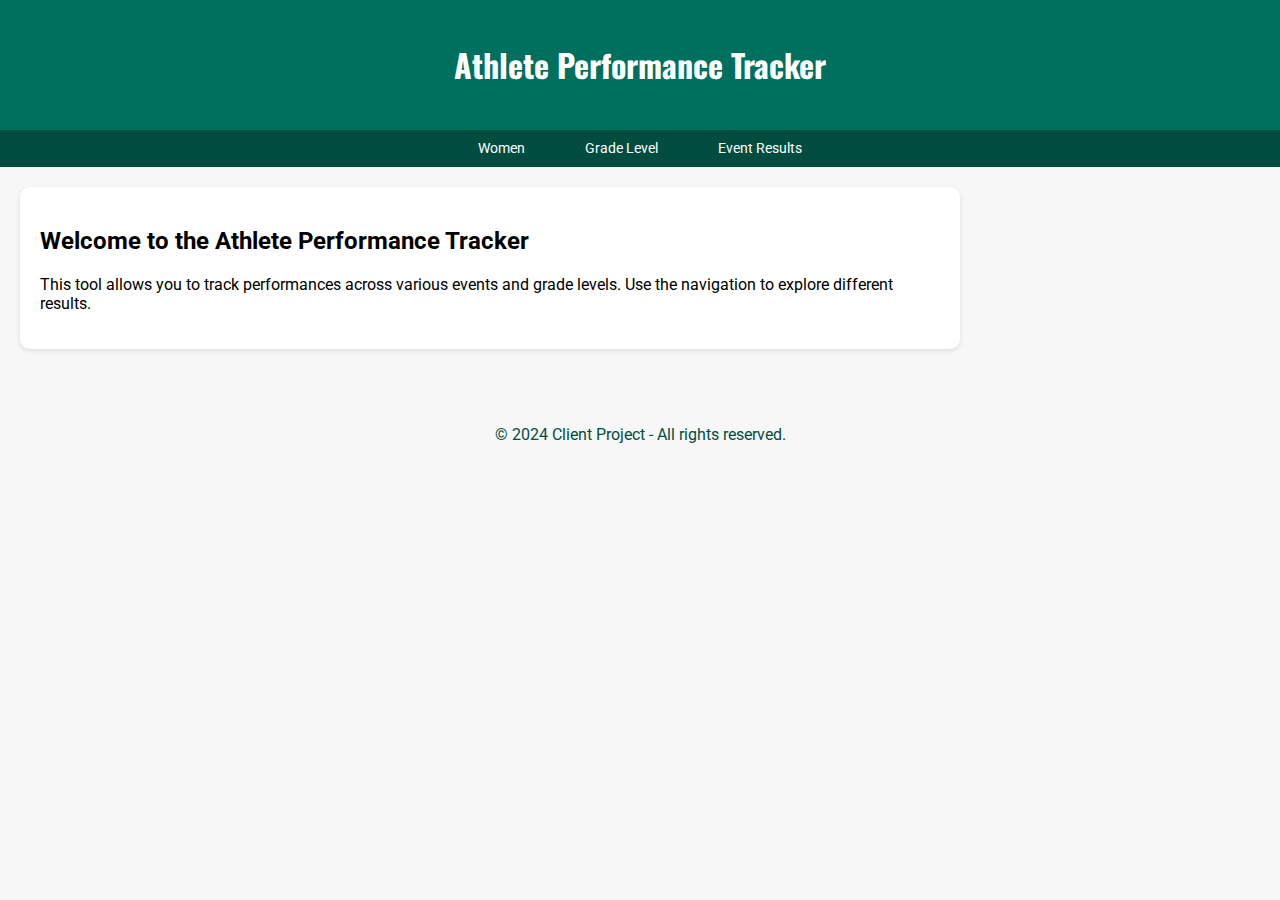
<file: index.html>
<!DOCTYPE html>
<html lang="en">
<head>
    <meta charset="UTF-8">
    <meta http-equiv="X-UA-Compatible" content="IE=edge">
    <meta name="viewport" content="width=device-width, initial-scale=1.0">
    <link rel="stylesheet" href="https://cdnjs.cloudflare.com/ajax/libs/font-awesome/6.0.0-beta3/css/all.min.css">
    <link rel="stylesheet" type="text/css" href="css/reset.css"> 
    <link rel="stylesheet" href="css/style.css">
    <title>Athlete Performance Tracker - Home</title>
</head>
<body>
    <a href="#content" class="skip-link">Skip to main content</a>
    
    <header>
        <h1>Athlete Performance Tracker</h1>
    </header>
    <nav>
        <span class="hamburger" aria-label="Toggle navigation menu">&#9776;</span>
        <ul>
            <li><a href="female.html">Women</a></li>
            <li class="dropdown">
                <a href="#" aria-haspopup="true">Grade Level</a>
                <ul class="dropdown-content">
                    <li><a href="grade_9.html">Grade 9</a></li>
                    <li><a href="grade_10.html">Grade 10</a></li>
                    <li><a href="grade_11.html">Grade 11</a></li>
                </ul>
            </li>
            <li><a href="results.html">Event Results</a></li>
        </ul>
    </nav>

    <main id="content">
        <section>
            <h2>Welcome to the Athlete Performance Tracker</h2>
            <p>This tool allows you to track performances across various events and grade levels. Use the navigation to explore different results.</p>
        </section>
    </main>

    <footer id="main-footer">
        <p>&copy; 2024 Client Project - All rights reserved.</p>
    </footer>

    <!-- Link to External JavaScript File -->
    <script src="js/script.js"></script>
</body>
</html>
</file>
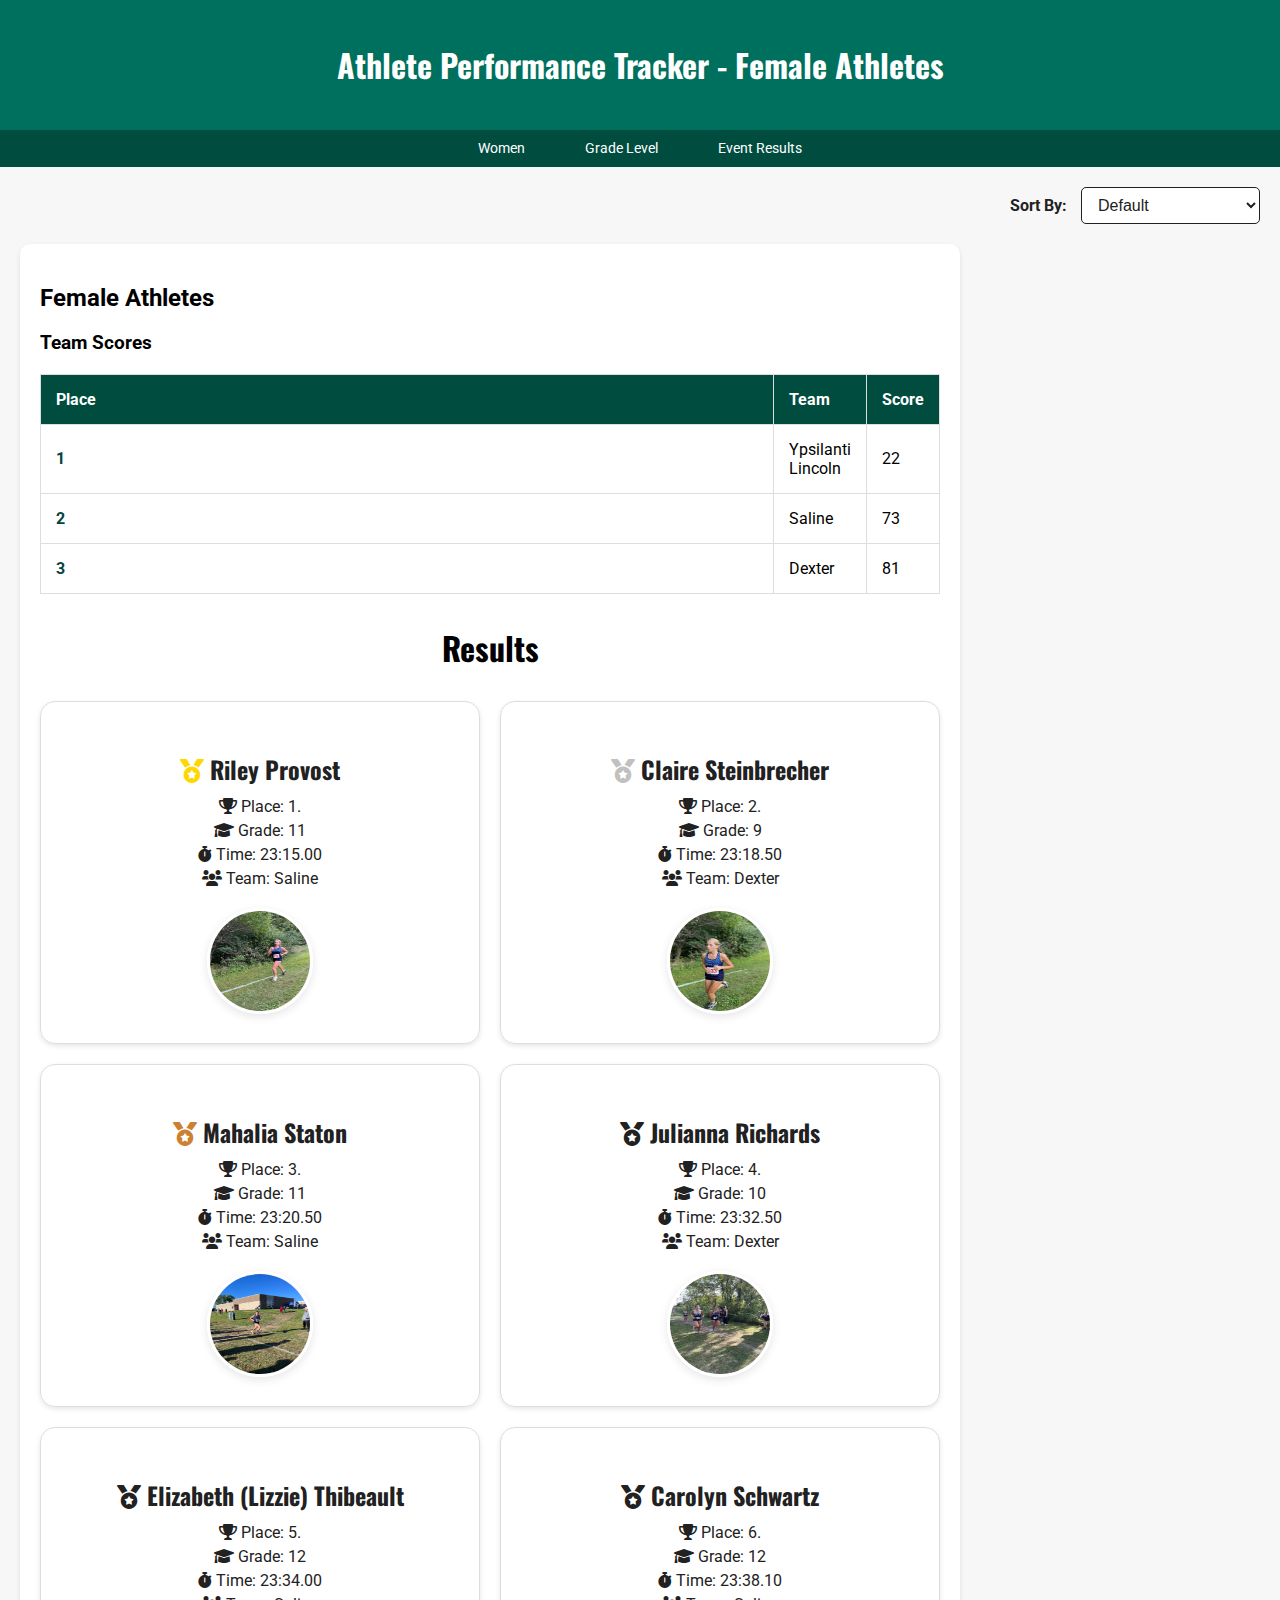
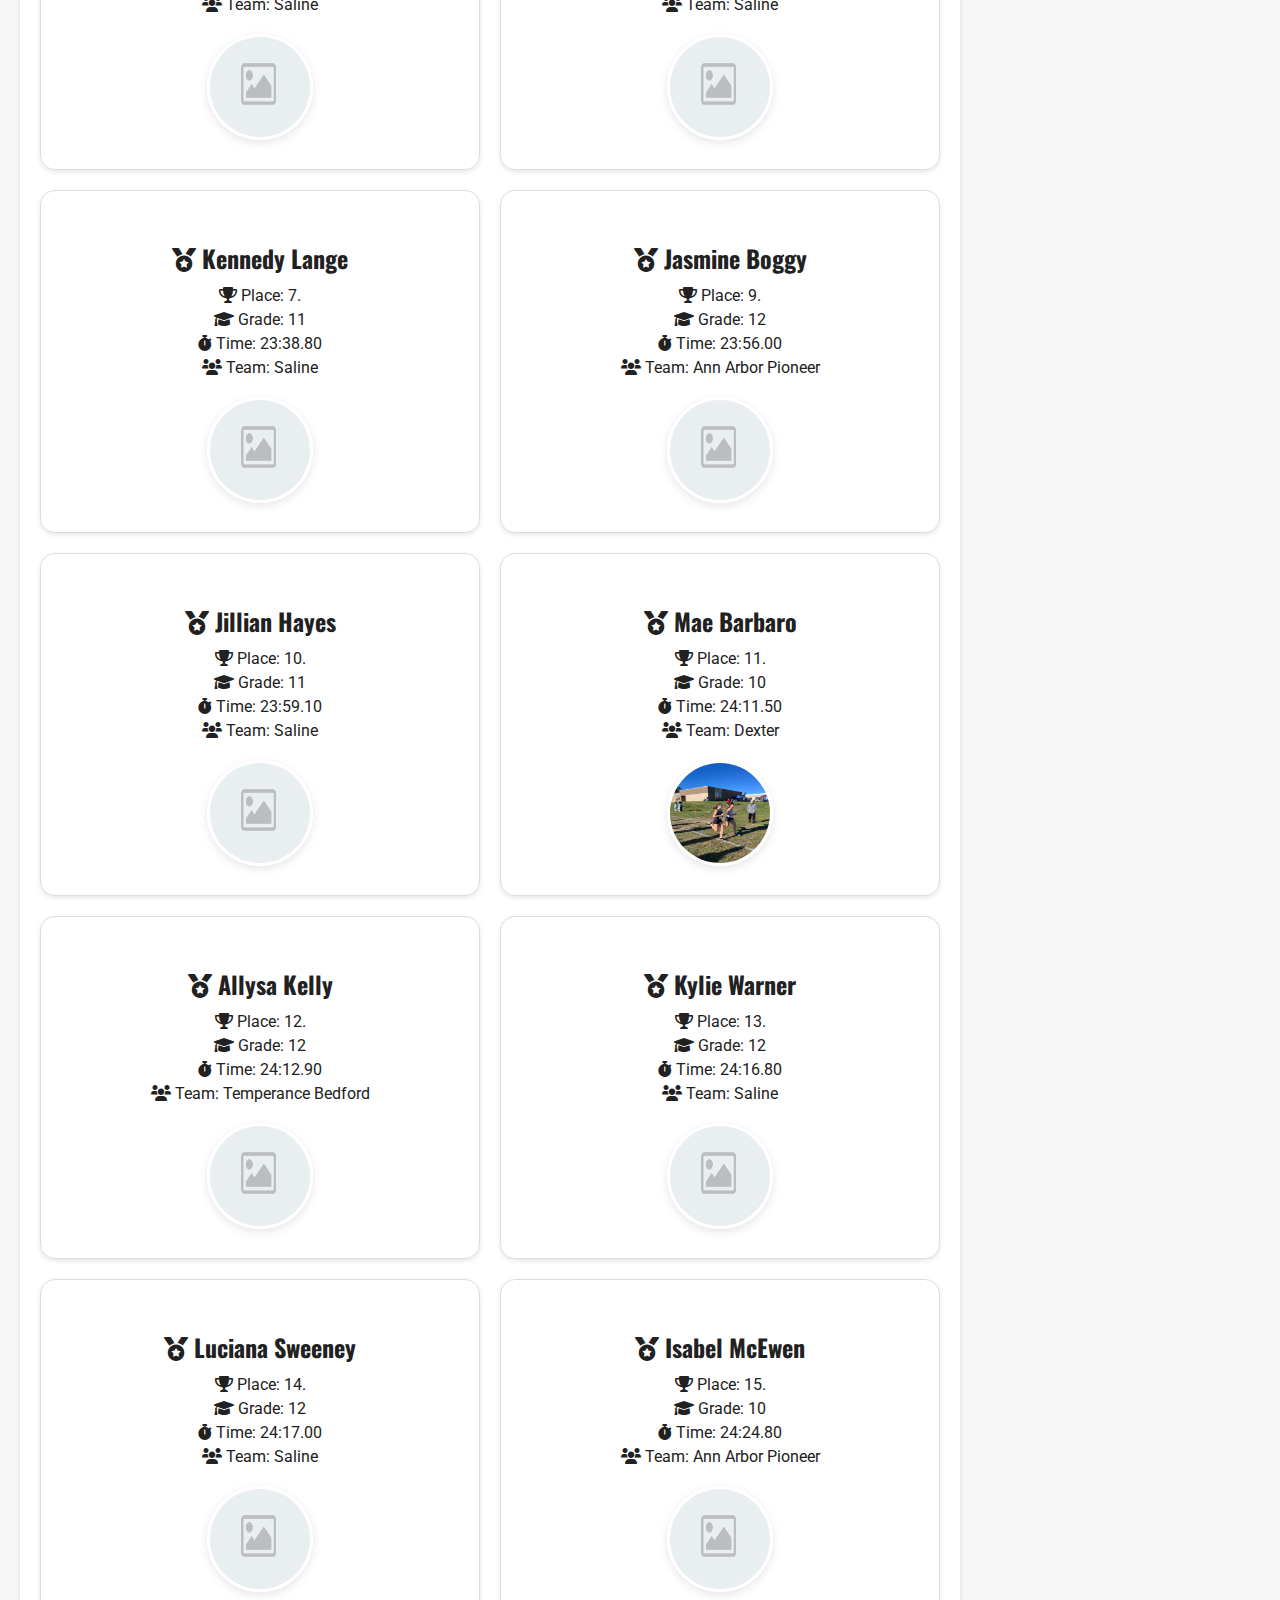
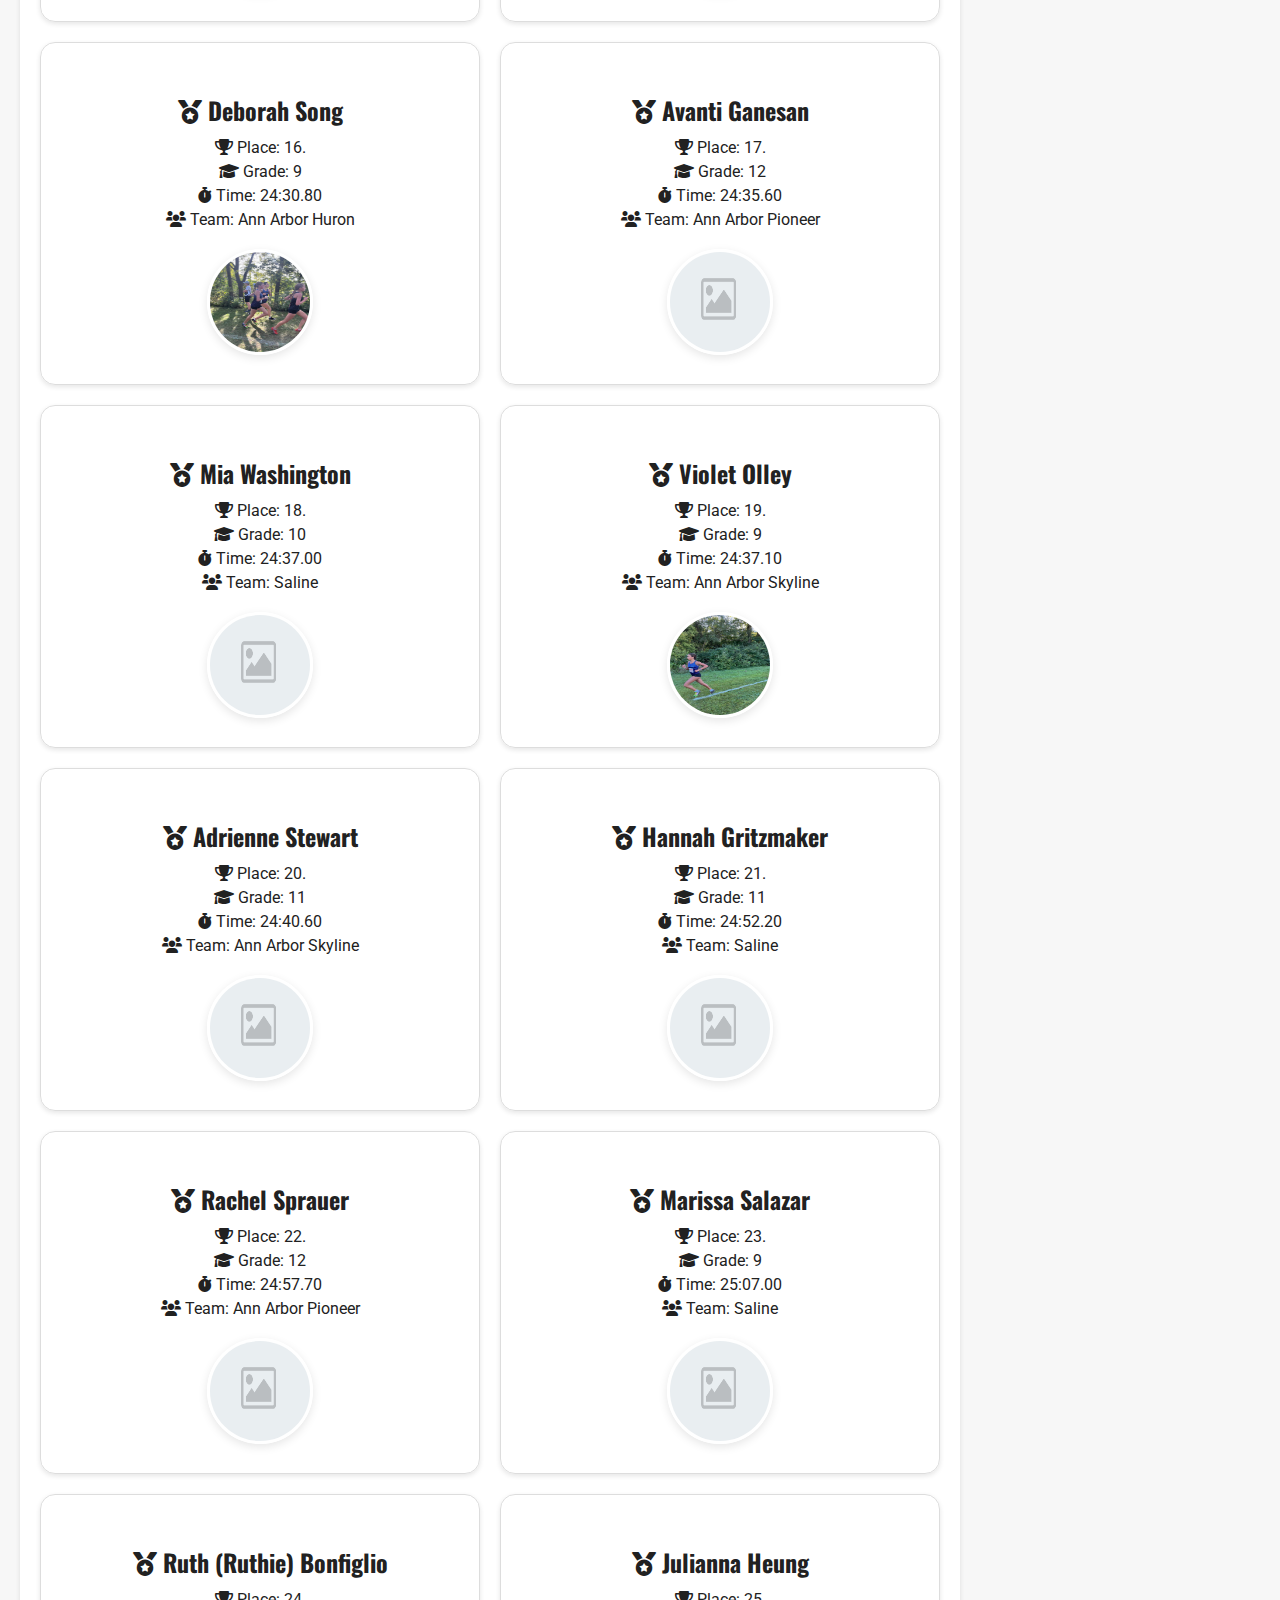
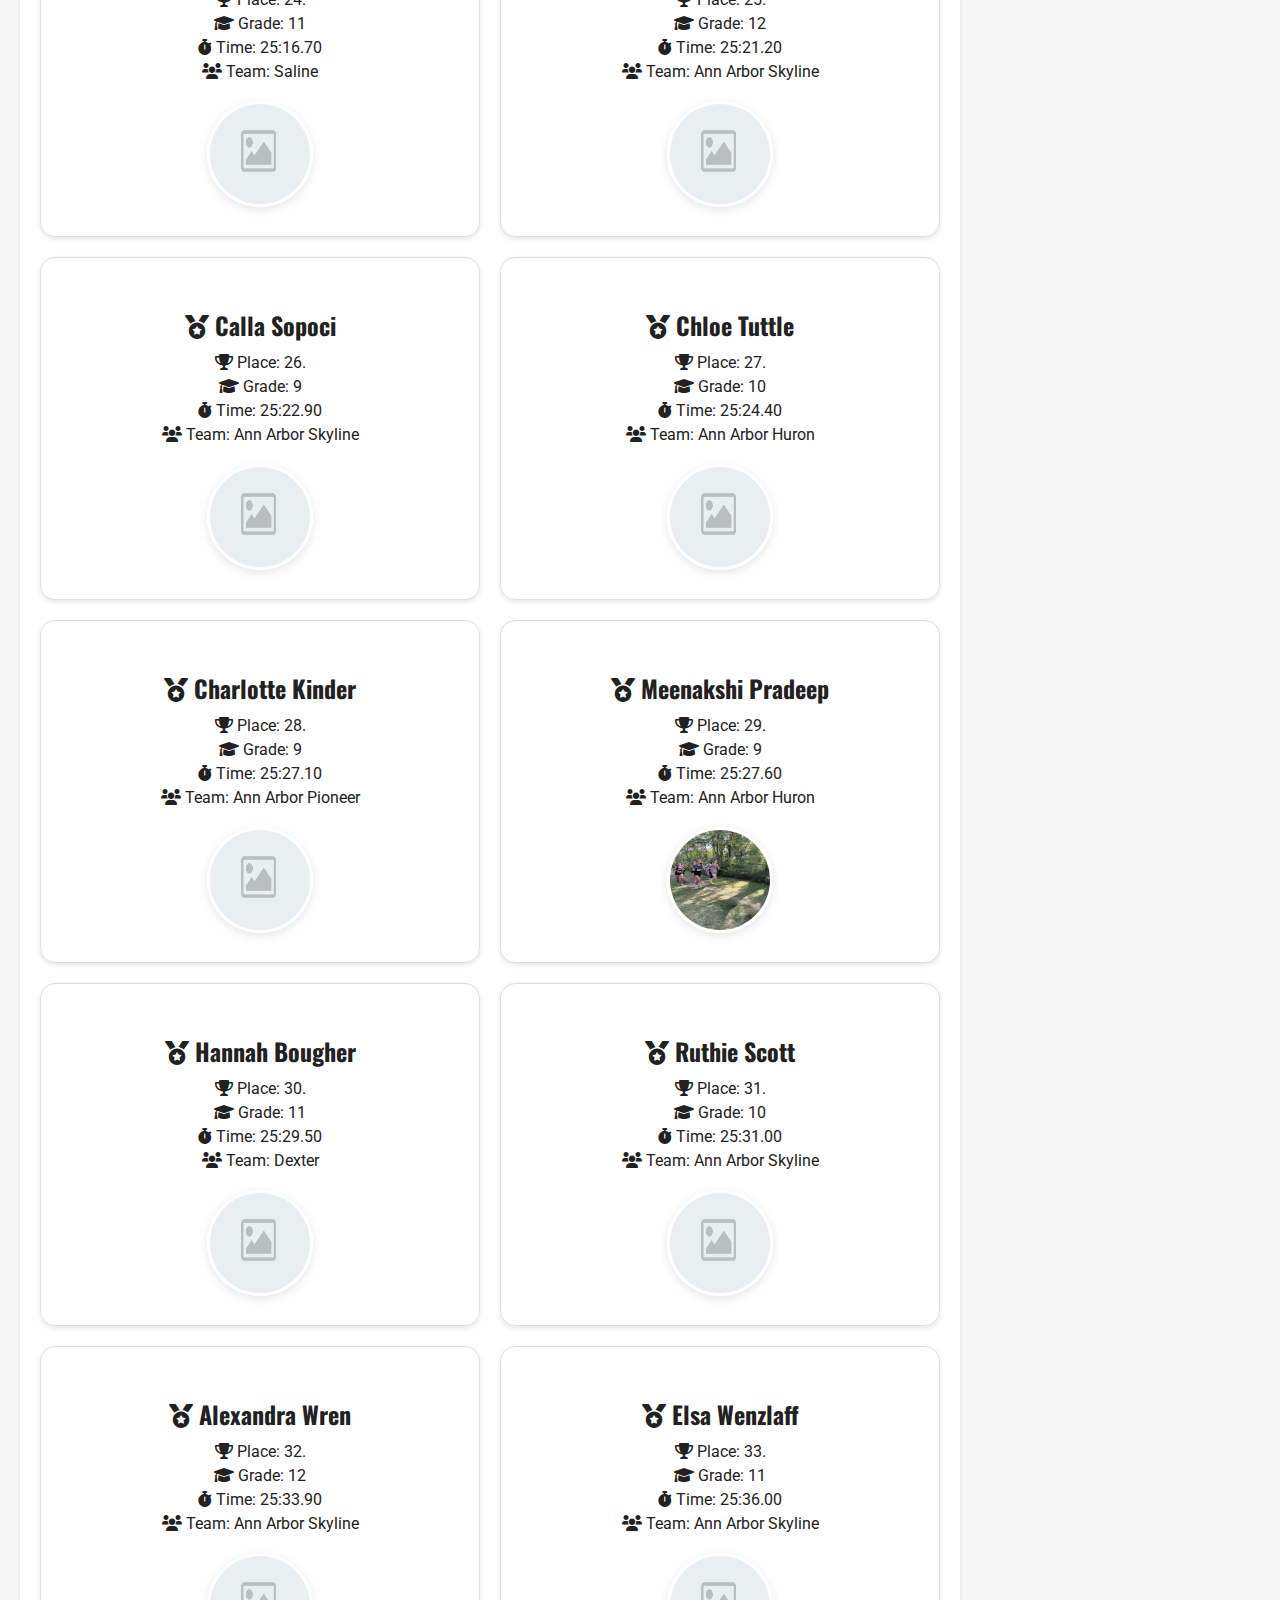
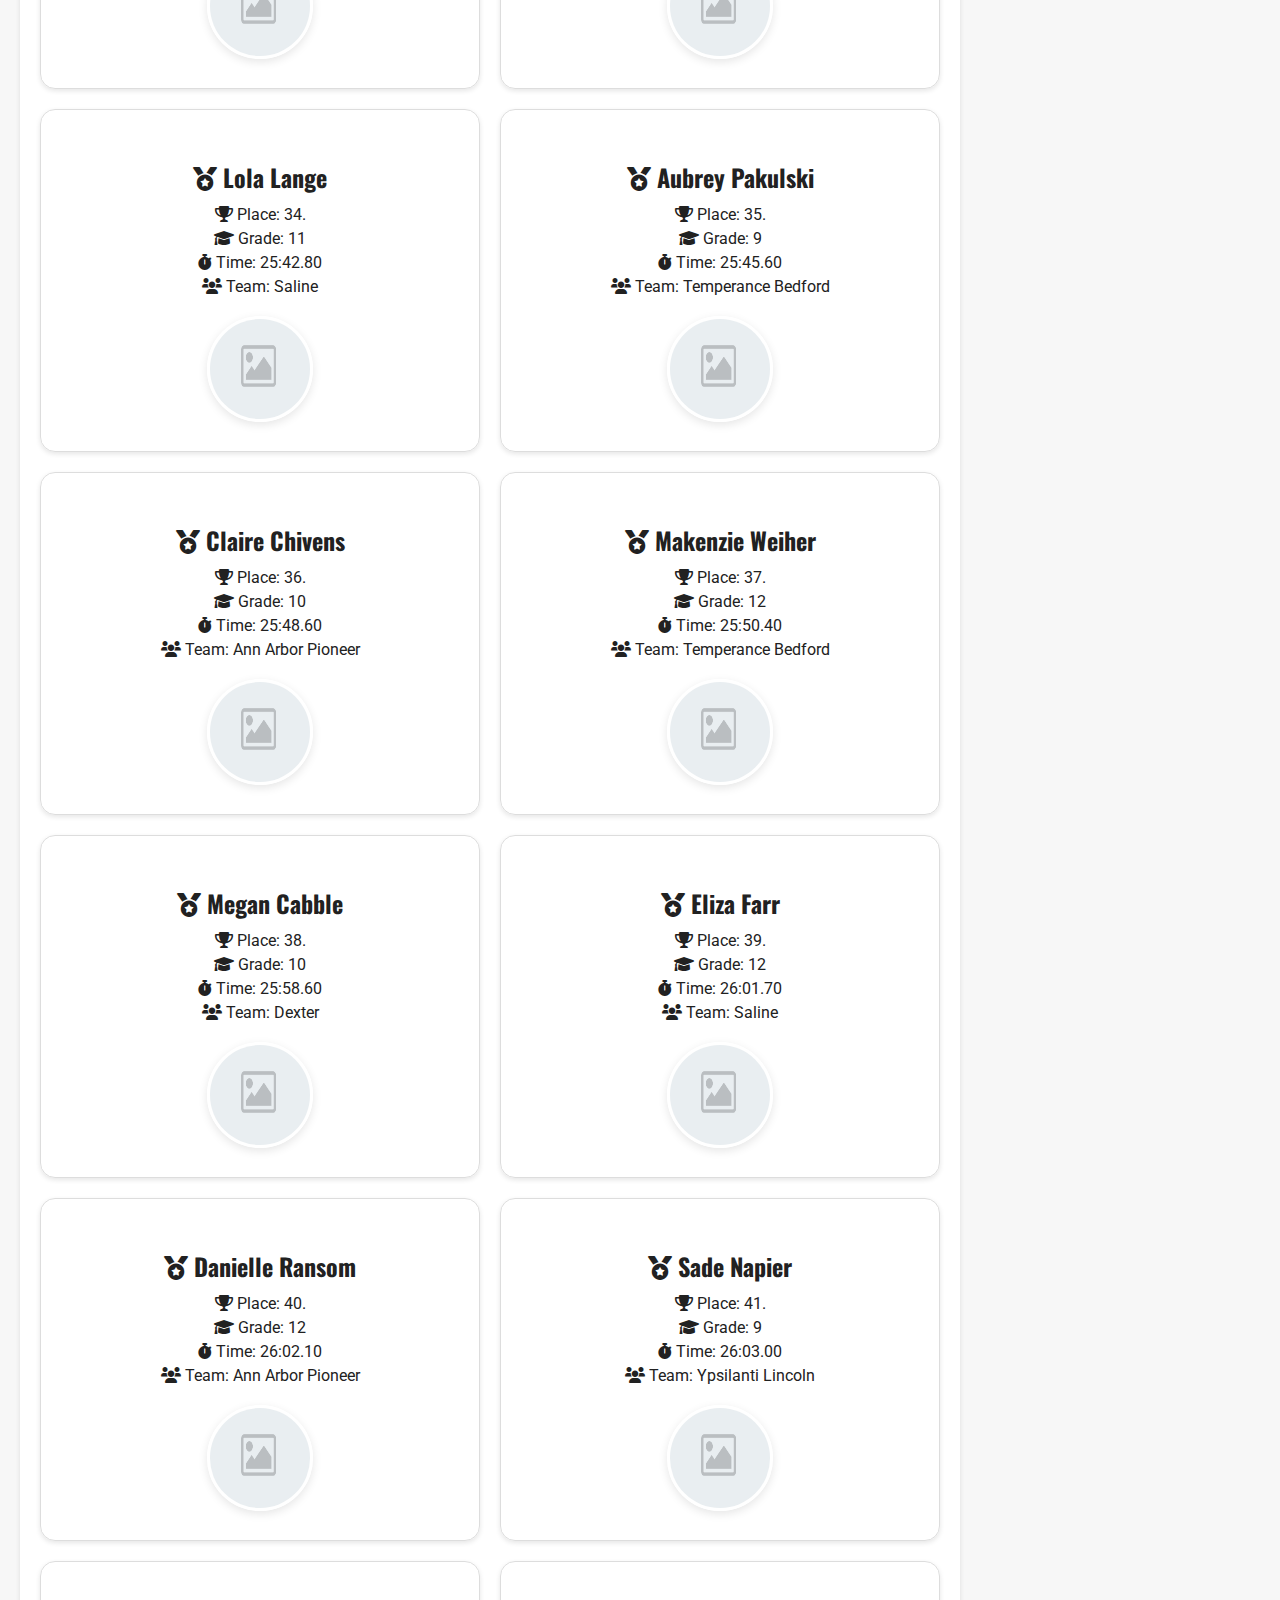
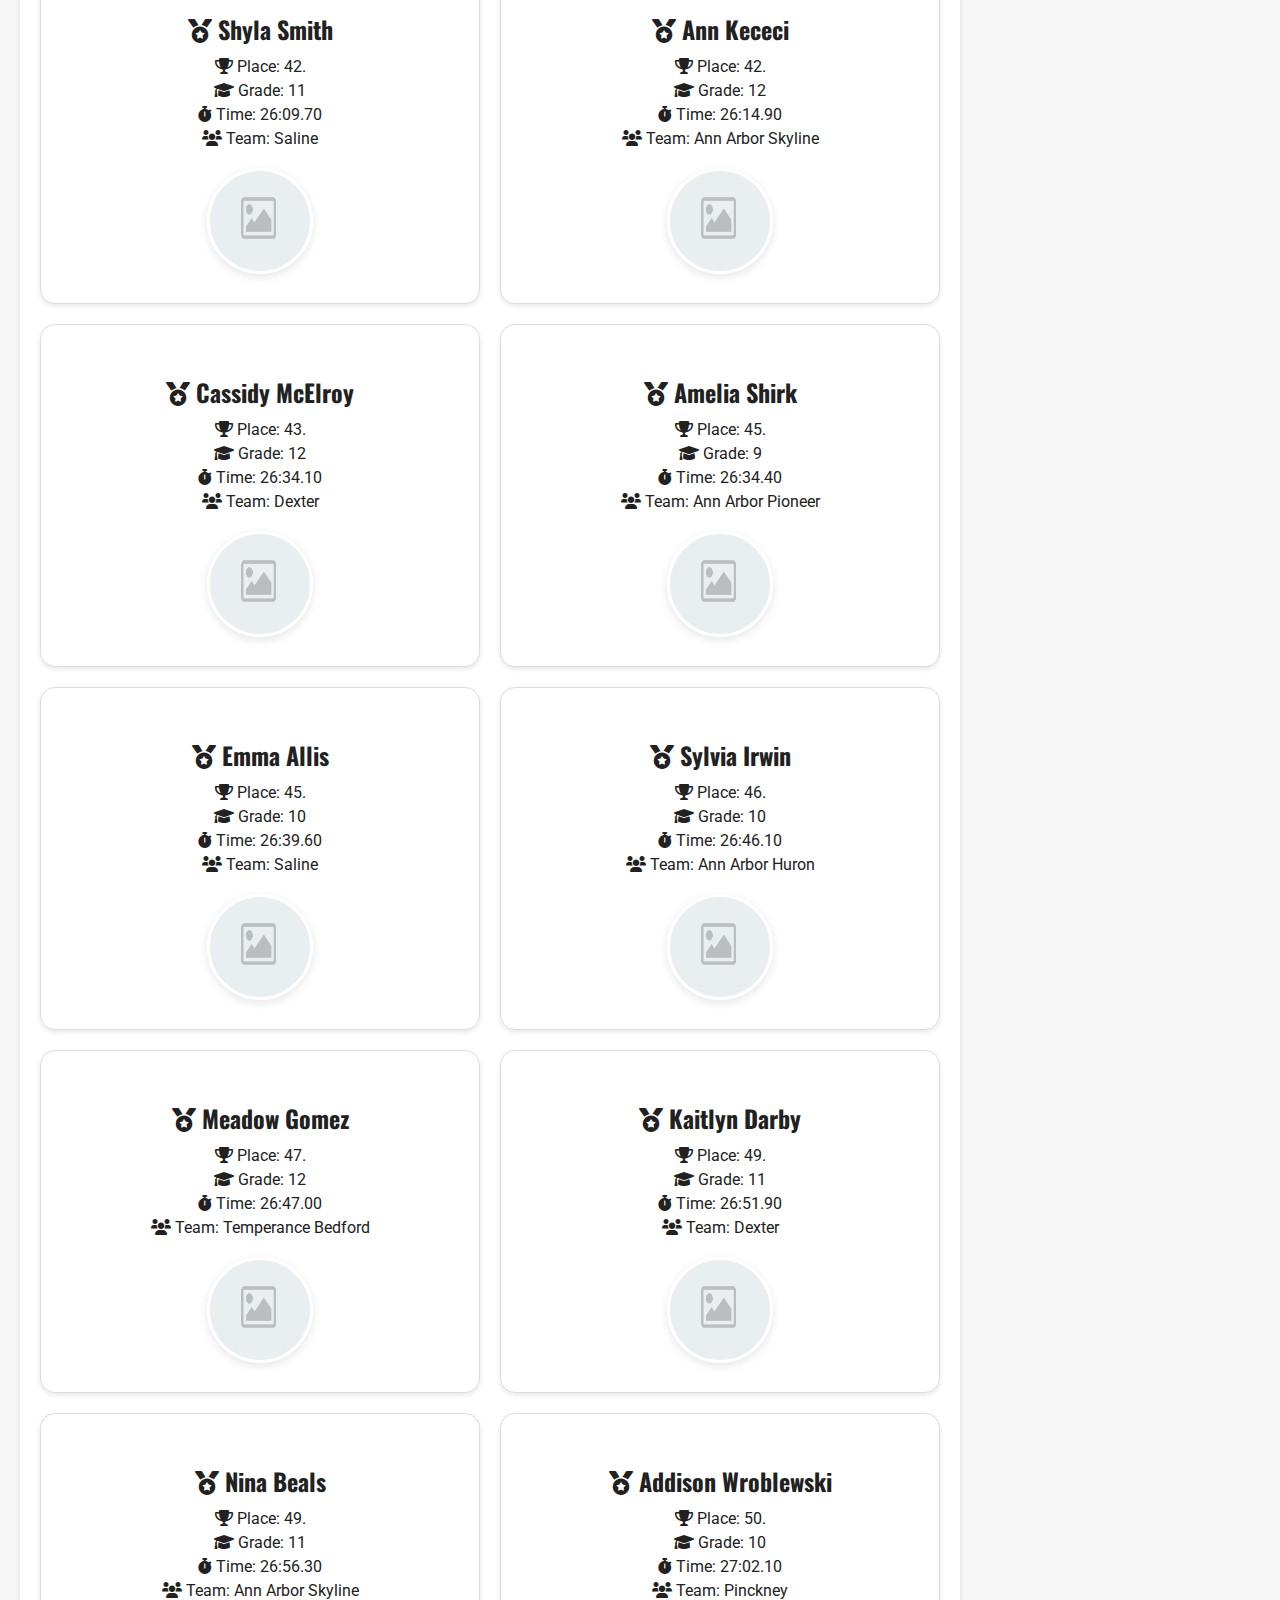
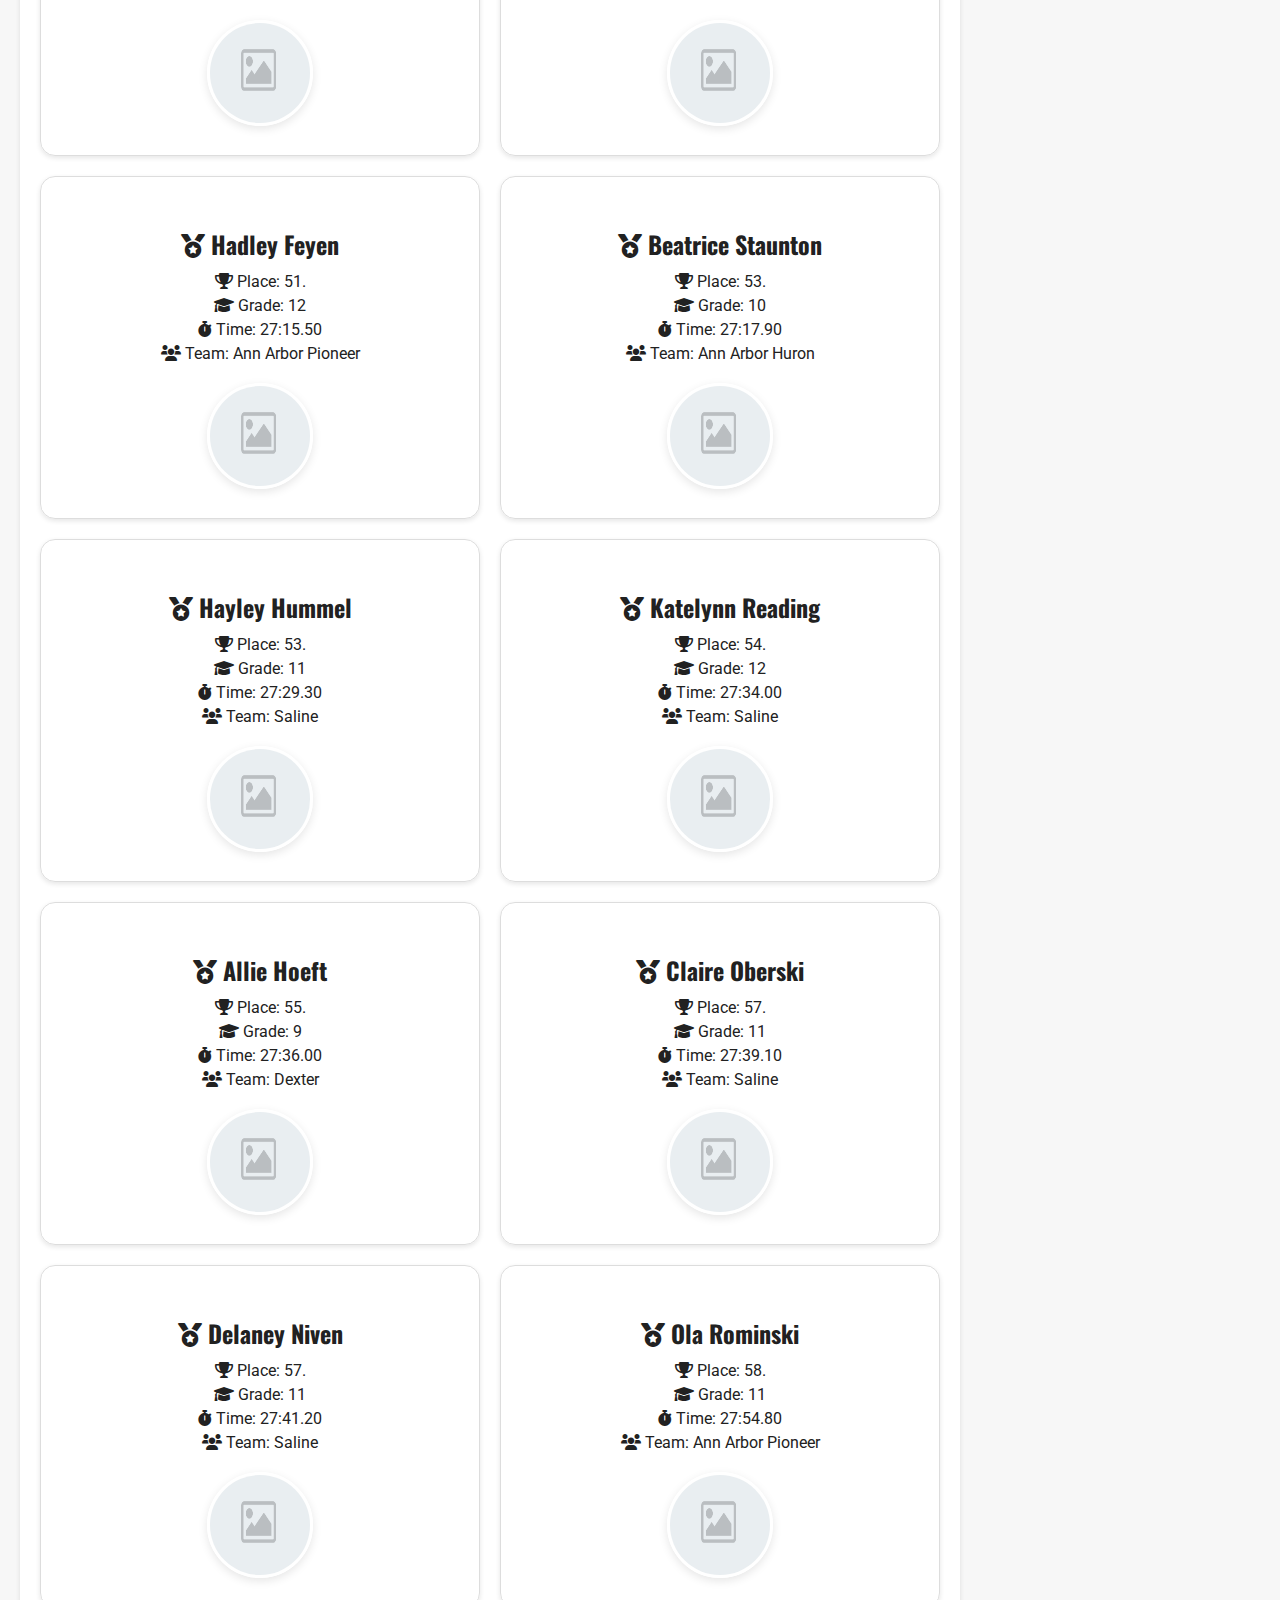
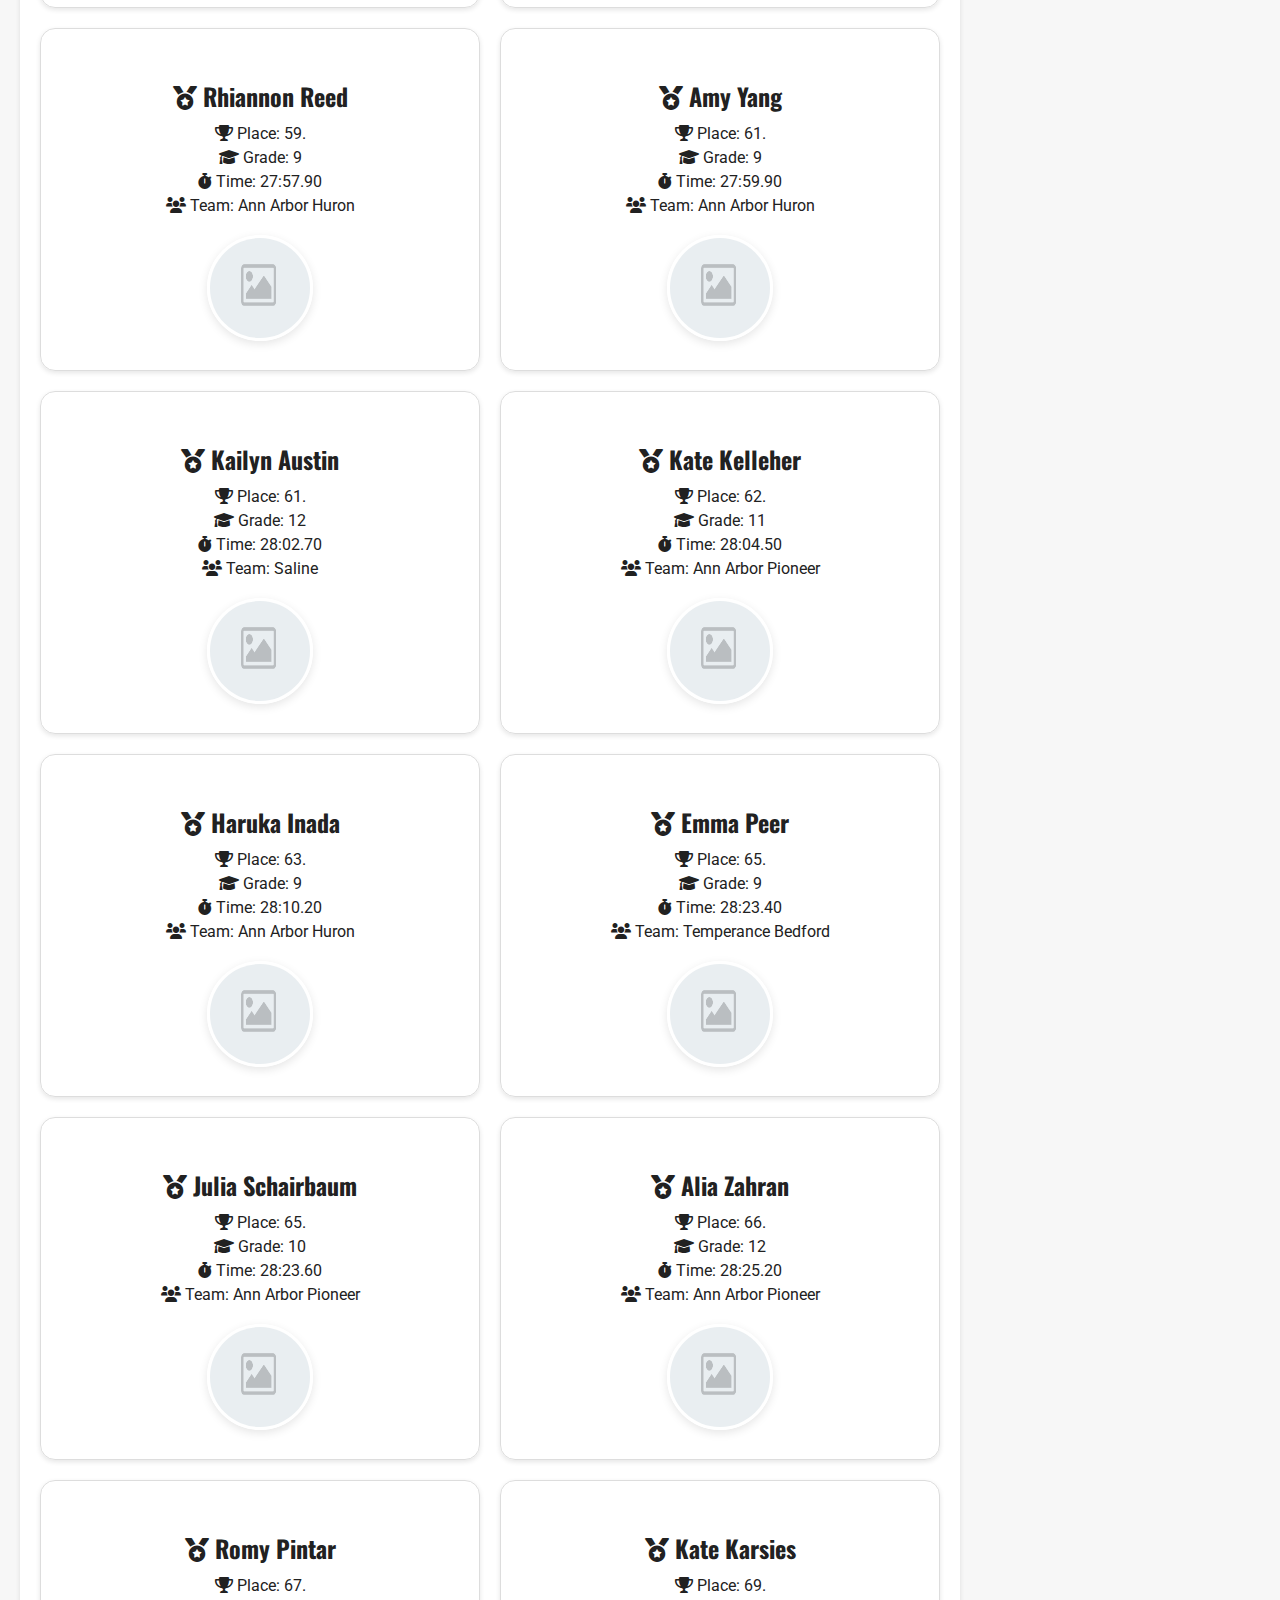
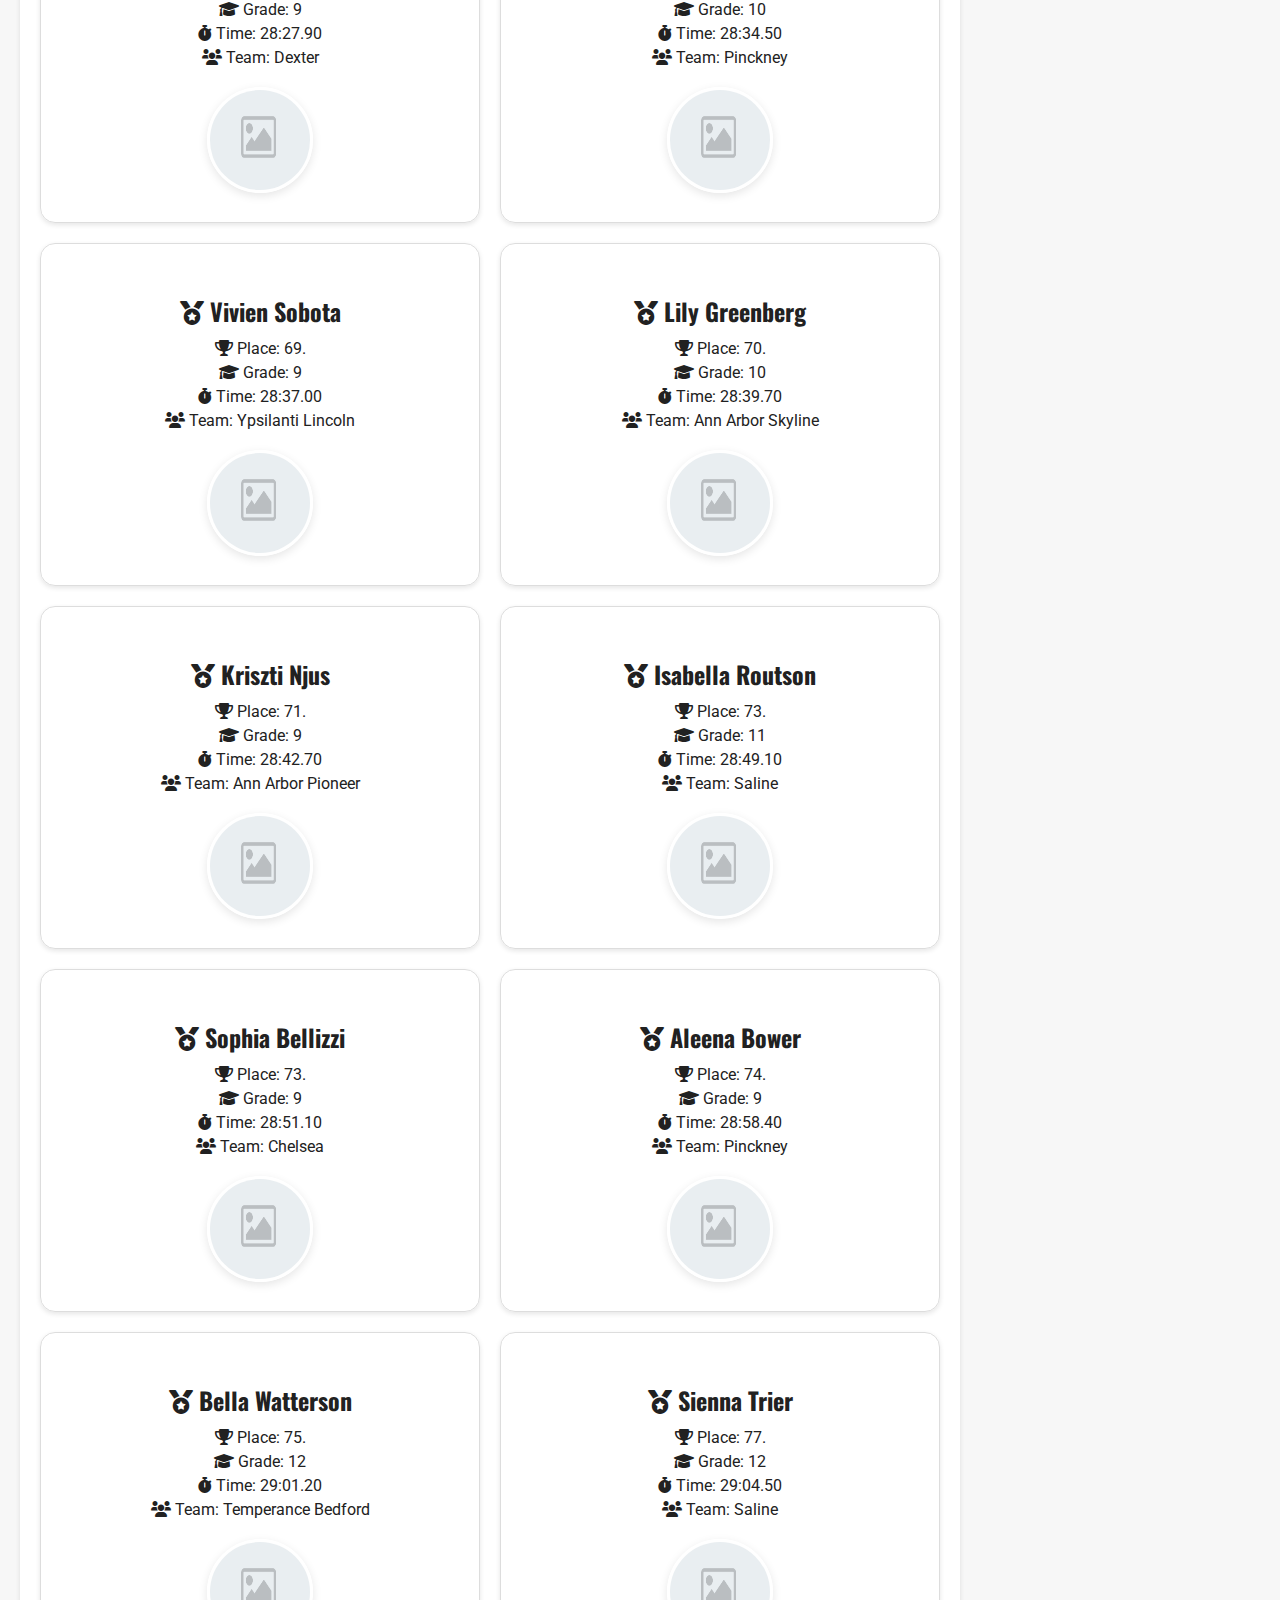
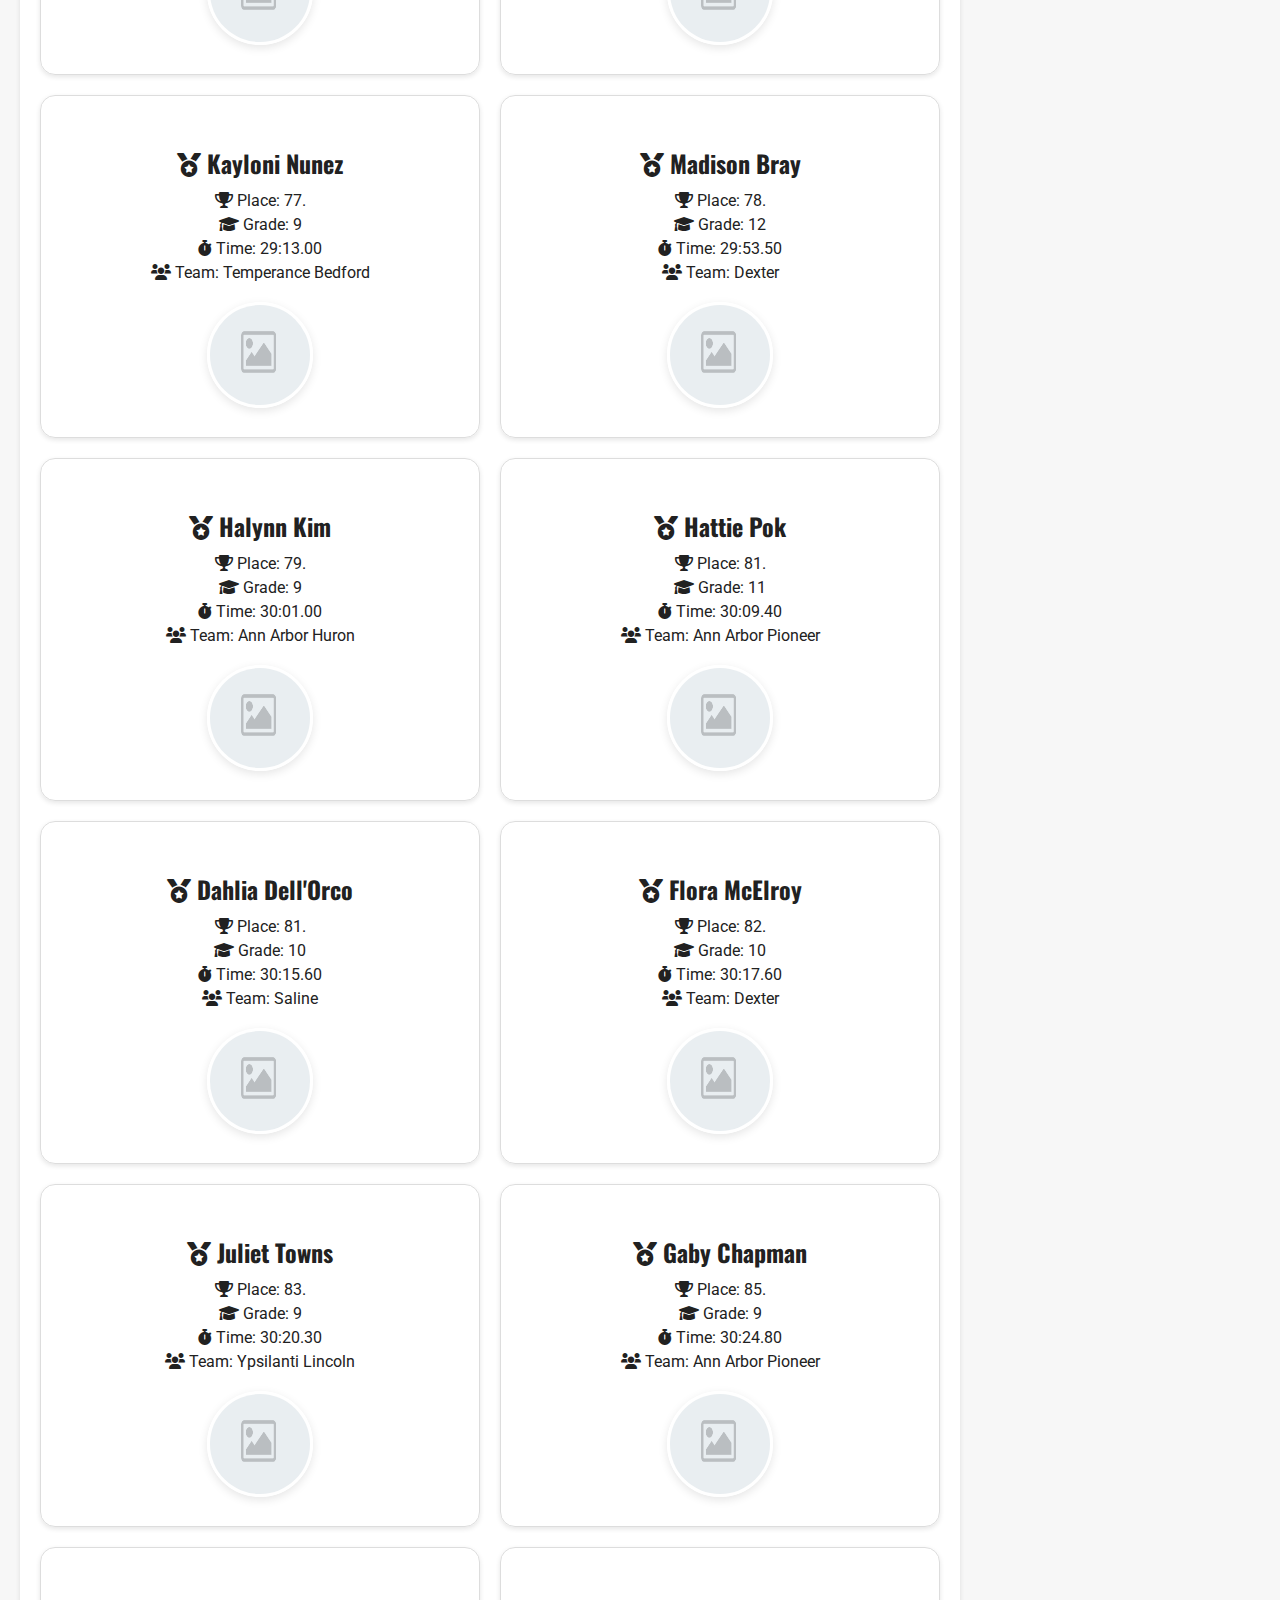
<file: female.html>
<!DOCTYPE html>
    <html lang="en">
    <head>
        <meta charset="UTF-8">
        <meta http-equiv="X-UA-Compatible" content="IE=edge">
        <meta name="viewport" content="width=device-width, initial-scale=1.0">
        <link rel="stylesheet" href="https://cdnjs.cloudflare.com/ajax/libs/font-awesome/6.0.0-beta3/css/all.min.css">
        <link rel="stylesheet" type="text/css" href="css/reset.css"> 
        <link rel="stylesheet" href="css/style.css">
        <title>Female Athletes</title>
    </head>
    <body>
        <a href="#content" class="skip-link">Skip to main content</a>
        
        <header>
            <h1>Athlete Performance Tracker - Female Athletes</h1>
        </header>
        <nav>
            <span class="hamburger" aria-label="Toggle navigation menu">&#9776;</span>
            <ul>
                <li><a href="female.html">Women</a></li>
                <li class="dropdown">
                    <a href="#" aria-haspopup="true">Grade Level</a>
                    <ul class="dropdown-content">
                        <li><a href="grade_9.html">Grade 9</a></li>
                        <li><a href="grade_10.html">Grade 10</a></li>
                        <li><a href="grade_11.html">Grade 11</a></li>
                    </ul>
                </li>
                <li><a href="results.html">Event Results</a></li>
            </ul>
        </nav>
        
        <!-- Filter Options -->
        <div id="filters">
            <label for="sortFilter">Sort By:</label>
            <select id="sortFilter" aria-label="Sort Athletes">
                <option value="default">Default</option>
                <option value="time">Time</option>
                <option value="alphabetical">Alphabetical Order</option>
                <option value="team">Team</option>
            </select>
        </div>

        <main id="content">
            <section id="event-title" tabindex="0">
                <h2>Female Athletes</h2>
            </section>
            <section id="team-scores">
                <h3>Team Scores</h3>
                <table>
                    <thead>
                        <tr>
                            <th>Place</th>
                            <th>Team</th>
                            <th>Score</th>
                        </tr>
                    </thead>
                    <tbody>
    
                        <tr>
                            <td>1</td>
                            <td>Ypsilanti Lincoln</td>
                            <td>22</td>
                        </tr>
            
                        <tr>
                            <td>2</td>
                            <td>Saline</td>
                            <td>73</td>
                        </tr>
            
                        <tr>
                            <td>3</td>
                            <td>Dexter</td>
                            <td>81</td>
                        </tr>
            
                    </tbody>
                </table>
            </section>
            <section id="individual-results">
                <h2>Results</h2>
                <div id="results-container">
    
            <div class="athlete first-place" data-time="23:15.00" data-name="Riley Provost" data-team="Saline">
                <h3><i class="fas fa-medal gold-medal"></i> Riley Provost</h3>
                <p><i class="fas fa-trophy icon"></i> Place: 1.</p>
                <p><i class="fas fa-graduation-cap icon"></i> Grade: 11</p>
                <p><i class="fas fa-stopwatch icon"></i> Time: 23:15.00</p>
                <p><i class="fas fa-users icon"></i> Team: Saline</p>
                <img src="images/14164024.jpg" alt="Profile Picture of Riley Provost" width="150">
            </div>
        
            <div class="athlete second-place" data-time="23:18.50" data-name="Claire Steinbrecher" data-team="Dexter">
                <h3><i class="fas fa-medal silver-medal"></i> Claire Steinbrecher</h3>
                <p><i class="fas fa-trophy icon"></i> Place: 2.</p>
                <p><i class="fas fa-graduation-cap icon"></i> Grade: 9</p>
                <p><i class="fas fa-stopwatch icon"></i> Time: 23:18.50</p>
                <p><i class="fas fa-users icon"></i> Team: Dexter</p>
                <img src="images/21411167.jpg" alt="Profile Picture of Claire Steinbrecher" width="150">
            </div>
        
            <div class="athlete third-place" data-time="23:20.50" data-name="Mahalia Staton" data-team="Saline">
                <h3><i class="fas fa-medal bronze-medal"></i> Mahalia Staton</h3>
                <p><i class="fas fa-trophy icon"></i> Place: 3.</p>
                <p><i class="fas fa-graduation-cap icon"></i> Grade: 11</p>
                <p><i class="fas fa-stopwatch icon"></i> Time: 23:20.50</p>
                <p><i class="fas fa-users icon"></i> Team: Saline</p>
                <img src="images/22262892.jpg" alt="Profile Picture of Mahalia Staton" width="150">
            </div>
        
            <div class="athlete " data-time="23:32.50" data-name="Julianna Richards" data-team="Dexter">
                <h3><i class="fas fa-medal no-medal"></i> Julianna Richards</h3>
                <p><i class="fas fa-trophy icon"></i> Place: 4.</p>
                <p><i class="fas fa-graduation-cap icon"></i> Grade: 10</p>
                <p><i class="fas fa-stopwatch icon"></i> Time: 23:32.50</p>
                <p><i class="fas fa-users icon"></i> Team: Dexter</p>
                <img src="images/19005084.jpg" alt="Profile Picture of Julianna Richards" width="150">
            </div>
        
            <div class="athlete " data-time="23:34.00" data-name="Elizabeth (Lizzie) Thibeault" data-team="Saline">
                <h3><i class="fas fa-medal no-medal"></i> Elizabeth (Lizzie) Thibeault</h3>
                <p><i class="fas fa-trophy icon"></i> Place: 5.</p>
                <p><i class="fas fa-graduation-cap icon"></i> Grade: 12</p>
                <p><i class="fas fa-stopwatch icon"></i> Time: 23:34.00</p>
                <p><i class="fas fa-users icon"></i> Team: Saline</p>
                <img src="images/default.jpg" alt="Profile Picture of Elizabeth (Lizzie) Thibeault" width="150">
            </div>
        
            <div class="athlete " data-time="23:38.10" data-name="Carolyn Schwartz" data-team="Saline">
                <h3><i class="fas fa-medal no-medal"></i> Carolyn Schwartz</h3>
                <p><i class="fas fa-trophy icon"></i> Place: 6.</p>
                <p><i class="fas fa-graduation-cap icon"></i> Grade: 12</p>
                <p><i class="fas fa-stopwatch icon"></i> Time: 23:38.10</p>
                <p><i class="fas fa-users icon"></i> Team: Saline</p>
                <img src="images/default.jpg" alt="Profile Picture of Carolyn Schwartz" width="150">
            </div>
        
            <div class="athlete " data-time="23:38.80" data-name="Kennedy Lange" data-team="Saline">
                <h3><i class="fas fa-medal no-medal"></i> Kennedy Lange</h3>
                <p><i class="fas fa-trophy icon"></i> Place: 7.</p>
                <p><i class="fas fa-graduation-cap icon"></i> Grade: 11</p>
                <p><i class="fas fa-stopwatch icon"></i> Time: 23:38.80</p>
                <p><i class="fas fa-users icon"></i> Team: Saline</p>
                <img src="images/default.jpg" alt="Profile Picture of Kennedy Lange" width="150">
            </div>
        
            <div class="athlete " data-time="23:56.00" data-name="Jasmine Boggy" data-team="Ann Arbor Pioneer">
                <h3><i class="fas fa-medal no-medal"></i> Jasmine Boggy</h3>
                <p><i class="fas fa-trophy icon"></i> Place: 9.</p>
                <p><i class="fas fa-graduation-cap icon"></i> Grade: 12</p>
                <p><i class="fas fa-stopwatch icon"></i> Time: 23:56.00</p>
                <p><i class="fas fa-users icon"></i> Team: Ann Arbor Pioneer</p>
                <img src="images/default.jpg" alt="Profile Picture of Jasmine Boggy" width="150">
            </div>
        
            <div class="athlete " data-time="23:59.10" data-name="Jillian Hayes" data-team="Saline">
                <h3><i class="fas fa-medal no-medal"></i> Jillian Hayes</h3>
                <p><i class="fas fa-trophy icon"></i> Place: 10.</p>
                <p><i class="fas fa-graduation-cap icon"></i> Grade: 11</p>
                <p><i class="fas fa-stopwatch icon"></i> Time: 23:59.10</p>
                <p><i class="fas fa-users icon"></i> Team: Saline</p>
                <img src="images/default.jpg" alt="Profile Picture of Jillian Hayes" width="150">
            </div>
        
            <div class="athlete " data-time="24:11.50" data-name="Mae Barbaro" data-team="Dexter">
                <h3><i class="fas fa-medal no-medal"></i> Mae Barbaro</h3>
                <p><i class="fas fa-trophy icon"></i> Place: 11.</p>
                <p><i class="fas fa-graduation-cap icon"></i> Grade: 10</p>
                <p><i class="fas fa-stopwatch icon"></i> Time: 24:11.50</p>
                <p><i class="fas fa-users icon"></i> Team: Dexter</p>
                <img src="images/19005067.jpg" alt="Profile Picture of Mae Barbaro" width="150">
            </div>
        
            <div class="athlete " data-time="24:12.90" data-name="Allysa Kelly" data-team="Temperance Bedford">
                <h3><i class="fas fa-medal no-medal"></i> Allysa Kelly</h3>
                <p><i class="fas fa-trophy icon"></i> Place: 12.</p>
                <p><i class="fas fa-graduation-cap icon"></i> Grade: 12</p>
                <p><i class="fas fa-stopwatch icon"></i> Time: 24:12.90</p>
                <p><i class="fas fa-users icon"></i> Team: Temperance Bedford</p>
                <img src="images/default.jpg" alt="Profile Picture of Allysa Kelly" width="150">
            </div>
        
            <div class="athlete " data-time="24:16.80" data-name="Kylie Warner" data-team="Saline">
                <h3><i class="fas fa-medal no-medal"></i> Kylie Warner</h3>
                <p><i class="fas fa-trophy icon"></i> Place: 13.</p>
                <p><i class="fas fa-graduation-cap icon"></i> Grade: 12</p>
                <p><i class="fas fa-stopwatch icon"></i> Time: 24:16.80</p>
                <p><i class="fas fa-users icon"></i> Team: Saline</p>
                <img src="images/default.jpg" alt="Profile Picture of Kylie Warner" width="150">
            </div>
        
            <div class="athlete " data-time="24:17.00" data-name="Luciana Sweeney" data-team="Saline">
                <h3><i class="fas fa-medal no-medal"></i> Luciana Sweeney</h3>
                <p><i class="fas fa-trophy icon"></i> Place: 14.</p>
                <p><i class="fas fa-graduation-cap icon"></i> Grade: 12</p>
                <p><i class="fas fa-stopwatch icon"></i> Time: 24:17.00</p>
                <p><i class="fas fa-users icon"></i> Team: Saline</p>
                <img src="images/default.jpg" alt="Profile Picture of Luciana Sweeney" width="150">
            </div>
        
            <div class="athlete " data-time="24:24.80" data-name="Isabel McEwen" data-team="Ann Arbor Pioneer">
                <h3><i class="fas fa-medal no-medal"></i> Isabel McEwen</h3>
                <p><i class="fas fa-trophy icon"></i> Place: 15.</p>
                <p><i class="fas fa-graduation-cap icon"></i> Grade: 10</p>
                <p><i class="fas fa-stopwatch icon"></i> Time: 24:24.80</p>
                <p><i class="fas fa-users icon"></i> Team: Ann Arbor Pioneer</p>
                <img src="images/default.jpg" alt="Profile Picture of Isabel McEwen" width="150">
            </div>
        
            <div class="athlete " data-time="24:30.80" data-name="Deborah Song" data-team="Ann Arbor Huron">
                <h3><i class="fas fa-medal no-medal"></i> Deborah Song</h3>
                <p><i class="fas fa-trophy icon"></i> Place: 16.</p>
                <p><i class="fas fa-graduation-cap icon"></i> Grade: 9</p>
                <p><i class="fas fa-stopwatch icon"></i> Time: 24:30.80</p>
                <p><i class="fas fa-users icon"></i> Team: Ann Arbor Huron</p>
                <img src="images/23349764.jpg" alt="Profile Picture of Deborah Song" width="150">
            </div>
        
            <div class="athlete " data-time="24:35.60" data-name="Avanti Ganesan" data-team="Ann Arbor Pioneer">
                <h3><i class="fas fa-medal no-medal"></i> Avanti Ganesan</h3>
                <p><i class="fas fa-trophy icon"></i> Place: 17.</p>
                <p><i class="fas fa-graduation-cap icon"></i> Grade: 12</p>
                <p><i class="fas fa-stopwatch icon"></i> Time: 24:35.60</p>
                <p><i class="fas fa-users icon"></i> Team: Ann Arbor Pioneer</p>
                <img src="images/default.jpg" alt="Profile Picture of Avanti Ganesan" width="150">
            </div>
        
            <div class="athlete " data-time="24:37.00" data-name="Mia Washington" data-team="Saline">
                <h3><i class="fas fa-medal no-medal"></i> Mia Washington</h3>
                <p><i class="fas fa-trophy icon"></i> Place: 18.</p>
                <p><i class="fas fa-graduation-cap icon"></i> Grade: 10</p>
                <p><i class="fas fa-stopwatch icon"></i> Time: 24:37.00</p>
                <p><i class="fas fa-users icon"></i> Team: Saline</p>
                <img src="images/default.jpg" alt="Profile Picture of Mia Washington" width="150">
            </div>
        
            <div class="athlete " data-time="24:37.10" data-name="Violet Olley" data-team="Ann Arbor Skyline">
                <h3><i class="fas fa-medal no-medal"></i> Violet Olley</h3>
                <p><i class="fas fa-trophy icon"></i> Place: 19.</p>
                <p><i class="fas fa-graduation-cap icon"></i> Grade: 9</p>
                <p><i class="fas fa-stopwatch icon"></i> Time: 24:37.10</p>
                <p><i class="fas fa-users icon"></i> Team: Ann Arbor Skyline</p>
                <img src="images/26328683.jpg" alt="Profile Picture of Violet Olley" width="150">
            </div>
        
            <div class="athlete " data-time="24:40.60" data-name="Adrienne Stewart" data-team="Ann Arbor Skyline">
                <h3><i class="fas fa-medal no-medal"></i> Adrienne Stewart</h3>
                <p><i class="fas fa-trophy icon"></i> Place: 20.</p>
                <p><i class="fas fa-graduation-cap icon"></i> Grade: 11</p>
                <p><i class="fas fa-stopwatch icon"></i> Time: 24:40.60</p>
                <p><i class="fas fa-users icon"></i> Team: Ann Arbor Skyline</p>
                <img src="images/default.jpg" alt="Profile Picture of Adrienne Stewart" width="150">
            </div>
        
            <div class="athlete " data-time="24:52.20" data-name="Hannah Gritzmaker" data-team="Saline">
                <h3><i class="fas fa-medal no-medal"></i> Hannah Gritzmaker</h3>
                <p><i class="fas fa-trophy icon"></i> Place: 21.</p>
                <p><i class="fas fa-graduation-cap icon"></i> Grade: 11</p>
                <p><i class="fas fa-stopwatch icon"></i> Time: 24:52.20</p>
                <p><i class="fas fa-users icon"></i> Team: Saline</p>
                <img src="images/default.jpg" alt="Profile Picture of Hannah Gritzmaker" width="150">
            </div>
        
            <div class="athlete " data-time="24:57.70" data-name="Rachel Sprauer" data-team="Ann Arbor Pioneer">
                <h3><i class="fas fa-medal no-medal"></i> Rachel Sprauer</h3>
                <p><i class="fas fa-trophy icon"></i> Place: 22.</p>
                <p><i class="fas fa-graduation-cap icon"></i> Grade: 12</p>
                <p><i class="fas fa-stopwatch icon"></i> Time: 24:57.70</p>
                <p><i class="fas fa-users icon"></i> Team: Ann Arbor Pioneer</p>
                <img src="images/default.jpg" alt="Profile Picture of Rachel Sprauer" width="150">
            </div>
        
            <div class="athlete " data-time="25:07.00" data-name="Marissa Salazar" data-team="Saline">
                <h3><i class="fas fa-medal no-medal"></i> Marissa Salazar</h3>
                <p><i class="fas fa-trophy icon"></i> Place: 23.</p>
                <p><i class="fas fa-graduation-cap icon"></i> Grade: 9</p>
                <p><i class="fas fa-stopwatch icon"></i> Time: 25:07.00</p>
                <p><i class="fas fa-users icon"></i> Team: Saline</p>
                <img src="images/default.jpg" alt="Profile Picture of Marissa Salazar" width="150">
            </div>
        
            <div class="athlete " data-time="25:16.70" data-name="Ruth (Ruthie) Bonfiglio" data-team="Saline">
                <h3><i class="fas fa-medal no-medal"></i> Ruth (Ruthie) Bonfiglio</h3>
                <p><i class="fas fa-trophy icon"></i> Place: 24.</p>
                <p><i class="fas fa-graduation-cap icon"></i> Grade: 11</p>
                <p><i class="fas fa-stopwatch icon"></i> Time: 25:16.70</p>
                <p><i class="fas fa-users icon"></i> Team: Saline</p>
                <img src="images/default.jpg" alt="Profile Picture of Ruth (Ruthie) Bonfiglio" width="150">
            </div>
        
            <div class="athlete " data-time="25:21.20" data-name="Julianna Heung" data-team="Ann Arbor Skyline">
                <h3><i class="fas fa-medal no-medal"></i> Julianna Heung</h3>
                <p><i class="fas fa-trophy icon"></i> Place: 25.</p>
                <p><i class="fas fa-graduation-cap icon"></i> Grade: 12</p>
                <p><i class="fas fa-stopwatch icon"></i> Time: 25:21.20</p>
                <p><i class="fas fa-users icon"></i> Team: Ann Arbor Skyline</p>
                <img src="images/default.jpg" alt="Profile Picture of Julianna Heung" width="150">
            </div>
        
            <div class="athlete " data-time="25:22.90" data-name="Calla Sopoci" data-team="Ann Arbor Skyline">
                <h3><i class="fas fa-medal no-medal"></i> Calla Sopoci</h3>
                <p><i class="fas fa-trophy icon"></i> Place: 26.</p>
                <p><i class="fas fa-graduation-cap icon"></i> Grade: 9</p>
                <p><i class="fas fa-stopwatch icon"></i> Time: 25:22.90</p>
                <p><i class="fas fa-users icon"></i> Team: Ann Arbor Skyline</p>
                <img src="images/default.jpg" alt="Profile Picture of Calla Sopoci" width="150">
            </div>
        
            <div class="athlete " data-time="25:24.40" data-name="Chloe Tuttle" data-team="Ann Arbor Huron">
                <h3><i class="fas fa-medal no-medal"></i> Chloe Tuttle</h3>
                <p><i class="fas fa-trophy icon"></i> Place: 27.</p>
                <p><i class="fas fa-graduation-cap icon"></i> Grade: 10</p>
                <p><i class="fas fa-stopwatch icon"></i> Time: 25:24.40</p>
                <p><i class="fas fa-users icon"></i> Team: Ann Arbor Huron</p>
                <img src="images/default.jpg" alt="Profile Picture of Chloe Tuttle" width="150">
            </div>
        
            <div class="athlete " data-time="25:27.10" data-name="Charlotte Kinder" data-team="Ann Arbor Pioneer">
                <h3><i class="fas fa-medal no-medal"></i> Charlotte Kinder</h3>
                <p><i class="fas fa-trophy icon"></i> Place: 28.</p>
                <p><i class="fas fa-graduation-cap icon"></i> Grade: 9</p>
                <p><i class="fas fa-stopwatch icon"></i> Time: 25:27.10</p>
                <p><i class="fas fa-users icon"></i> Team: Ann Arbor Pioneer</p>
                <img src="images/default.jpg" alt="Profile Picture of Charlotte Kinder" width="150">
            </div>
        
            <div class="athlete " data-time="25:27.60" data-name="Meenakshi Pradeep" data-team="Ann Arbor Huron">
                <h3><i class="fas fa-medal no-medal"></i> Meenakshi Pradeep</h3>
                <p><i class="fas fa-trophy icon"></i> Place: 29.</p>
                <p><i class="fas fa-graduation-cap icon"></i> Grade: 9</p>
                <p><i class="fas fa-stopwatch icon"></i> Time: 25:27.60</p>
                <p><i class="fas fa-users icon"></i> Team: Ann Arbor Huron</p>
                <img src="images/23349757.jpg" alt="Profile Picture of Meenakshi Pradeep" width="150">
            </div>
        
            <div class="athlete " data-time="25:29.50" data-name="Hannah Bougher" data-team="Dexter">
                <h3><i class="fas fa-medal no-medal"></i> Hannah Bougher</h3>
                <p><i class="fas fa-trophy icon"></i> Place: 30.</p>
                <p><i class="fas fa-graduation-cap icon"></i> Grade: 11</p>
                <p><i class="fas fa-stopwatch icon"></i> Time: 25:29.50</p>
                <p><i class="fas fa-users icon"></i> Team: Dexter</p>
                <img src="images/default.jpg" alt="Profile Picture of Hannah Bougher" width="150">
            </div>
        
            <div class="athlete " data-time="25:31.00" data-name="Ruthie Scott" data-team="Ann Arbor Skyline">
                <h3><i class="fas fa-medal no-medal"></i> Ruthie Scott</h3>
                <p><i class="fas fa-trophy icon"></i> Place: 31.</p>
                <p><i class="fas fa-graduation-cap icon"></i> Grade: 10</p>
                <p><i class="fas fa-stopwatch icon"></i> Time: 25:31.00</p>
                <p><i class="fas fa-users icon"></i> Team: Ann Arbor Skyline</p>
                <img src="images/default.jpg" alt="Profile Picture of Ruthie Scott" width="150">
            </div>
        
            <div class="athlete " data-time="25:33.90" data-name="Alexandra Wren" data-team="Ann Arbor Skyline">
                <h3><i class="fas fa-medal no-medal"></i> Alexandra Wren</h3>
                <p><i class="fas fa-trophy icon"></i> Place: 32.</p>
                <p><i class="fas fa-graduation-cap icon"></i> Grade: 12</p>
                <p><i class="fas fa-stopwatch icon"></i> Time: 25:33.90</p>
                <p><i class="fas fa-users icon"></i> Team: Ann Arbor Skyline</p>
                <img src="images/default.jpg" alt="Profile Picture of Alexandra Wren" width="150">
            </div>
        
            <div class="athlete " data-time="25:36.00" data-name="Elsa Wenzlaff" data-team="Ann Arbor Skyline">
                <h3><i class="fas fa-medal no-medal"></i> Elsa Wenzlaff</h3>
                <p><i class="fas fa-trophy icon"></i> Place: 33.</p>
                <p><i class="fas fa-graduation-cap icon"></i> Grade: 11</p>
                <p><i class="fas fa-stopwatch icon"></i> Time: 25:36.00</p>
                <p><i class="fas fa-users icon"></i> Team: Ann Arbor Skyline</p>
                <img src="images/default.jpg" alt="Profile Picture of Elsa Wenzlaff" width="150">
            </div>
        
            <div class="athlete " data-time="25:42.80" data-name="Lola Lange" data-team="Saline">
                <h3><i class="fas fa-medal no-medal"></i> Lola Lange</h3>
                <p><i class="fas fa-trophy icon"></i> Place: 34.</p>
                <p><i class="fas fa-graduation-cap icon"></i> Grade: 11</p>
                <p><i class="fas fa-stopwatch icon"></i> Time: 25:42.80</p>
                <p><i class="fas fa-users icon"></i> Team: Saline</p>
                <img src="images/default.jpg" alt="Profile Picture of Lola Lange" width="150">
            </div>
        
            <div class="athlete " data-time="25:45.60" data-name="Aubrey Pakulski" data-team="Temperance Bedford">
                <h3><i class="fas fa-medal no-medal"></i> Aubrey Pakulski</h3>
                <p><i class="fas fa-trophy icon"></i> Place: 35.</p>
                <p><i class="fas fa-graduation-cap icon"></i> Grade: 9</p>
                <p><i class="fas fa-stopwatch icon"></i> Time: 25:45.60</p>
                <p><i class="fas fa-users icon"></i> Team: Temperance Bedford</p>
                <img src="images/default.jpg" alt="Profile Picture of Aubrey Pakulski" width="150">
            </div>
        
            <div class="athlete " data-time="25:48.60" data-name="Claire Chivens" data-team="Ann Arbor Pioneer">
                <h3><i class="fas fa-medal no-medal"></i> Claire Chivens</h3>
                <p><i class="fas fa-trophy icon"></i> Place: 36.</p>
                <p><i class="fas fa-graduation-cap icon"></i> Grade: 10</p>
                <p><i class="fas fa-stopwatch icon"></i> Time: 25:48.60</p>
                <p><i class="fas fa-users icon"></i> Team: Ann Arbor Pioneer</p>
                <img src="images/default.jpg" alt="Profile Picture of Claire Chivens" width="150">
            </div>
        
            <div class="athlete " data-time="25:50.40" data-name="Makenzie Weiher" data-team="Temperance Bedford">
                <h3><i class="fas fa-medal no-medal"></i> Makenzie Weiher</h3>
                <p><i class="fas fa-trophy icon"></i> Place: 37.</p>
                <p><i class="fas fa-graduation-cap icon"></i> Grade: 12</p>
                <p><i class="fas fa-stopwatch icon"></i> Time: 25:50.40</p>
                <p><i class="fas fa-users icon"></i> Team: Temperance Bedford</p>
                <img src="images/default.jpg" alt="Profile Picture of Makenzie Weiher" width="150">
            </div>
        
            <div class="athlete " data-time="25:58.60" data-name="Megan Cabble" data-team="Dexter">
                <h3><i class="fas fa-medal no-medal"></i> Megan Cabble</h3>
                <p><i class="fas fa-trophy icon"></i> Place: 38.</p>
                <p><i class="fas fa-graduation-cap icon"></i> Grade: 10</p>
                <p><i class="fas fa-stopwatch icon"></i> Time: 25:58.60</p>
                <p><i class="fas fa-users icon"></i> Team: Dexter</p>
                <img src="images/default.jpg" alt="Profile Picture of Megan Cabble" width="150">
            </div>
        
            <div class="athlete " data-time="26:01.70" data-name="Eliza Farr" data-team="Saline">
                <h3><i class="fas fa-medal no-medal"></i> Eliza Farr</h3>
                <p><i class="fas fa-trophy icon"></i> Place: 39.</p>
                <p><i class="fas fa-graduation-cap icon"></i> Grade: 12</p>
                <p><i class="fas fa-stopwatch icon"></i> Time: 26:01.70</p>
                <p><i class="fas fa-users icon"></i> Team: Saline</p>
                <img src="images/default.jpg" alt="Profile Picture of Eliza Farr" width="150">
            </div>
        
            <div class="athlete " data-time="26:02.10" data-name="Danielle Ransom" data-team="Ann Arbor Pioneer">
                <h3><i class="fas fa-medal no-medal"></i> Danielle Ransom</h3>
                <p><i class="fas fa-trophy icon"></i> Place: 40.</p>
                <p><i class="fas fa-graduation-cap icon"></i> Grade: 12</p>
                <p><i class="fas fa-stopwatch icon"></i> Time: 26:02.10</p>
                <p><i class="fas fa-users icon"></i> Team: Ann Arbor Pioneer</p>
                <img src="images/default.jpg" alt="Profile Picture of Danielle Ransom" width="150">
            </div>
        
            <div class="athlete " data-time="26:03.00" data-name="Sade Napier" data-team="Ypsilanti Lincoln">
                <h3><i class="fas fa-medal no-medal"></i> Sade Napier</h3>
                <p><i class="fas fa-trophy icon"></i> Place: 41.</p>
                <p><i class="fas fa-graduation-cap icon"></i> Grade: 9</p>
                <p><i class="fas fa-stopwatch icon"></i> Time: 26:03.00</p>
                <p><i class="fas fa-users icon"></i> Team: Ypsilanti Lincoln</p>
                <img src="images/default.jpg" alt="Profile Picture of Sade Napier" width="150">
            </div>
        
            <div class="athlete " data-time="26:09.70" data-name="Shyla Smith" data-team="Saline">
                <h3><i class="fas fa-medal no-medal"></i> Shyla Smith</h3>
                <p><i class="fas fa-trophy icon"></i> Place: 42.</p>
                <p><i class="fas fa-graduation-cap icon"></i> Grade: 11</p>
                <p><i class="fas fa-stopwatch icon"></i> Time: 26:09.70</p>
                <p><i class="fas fa-users icon"></i> Team: Saline</p>
                <img src="images/default.jpg" alt="Profile Picture of Shyla Smith" width="150">
            </div>
        
            <div class="athlete " data-time="26:14.90" data-name="Ann Kececi" data-team="Ann Arbor Skyline">
                <h3><i class="fas fa-medal no-medal"></i> Ann Kececi</h3>
                <p><i class="fas fa-trophy icon"></i> Place: 42.</p>
                <p><i class="fas fa-graduation-cap icon"></i> Grade: 12</p>
                <p><i class="fas fa-stopwatch icon"></i> Time: 26:14.90</p>
                <p><i class="fas fa-users icon"></i> Team: Ann Arbor Skyline</p>
                <img src="images/default.jpg" alt="Profile Picture of Ann Kececi" width="150">
            </div>
        
            <div class="athlete " data-time="26:34.10" data-name="Cassidy McElroy" data-team="Dexter">
                <h3><i class="fas fa-medal no-medal"></i> Cassidy McElroy</h3>
                <p><i class="fas fa-trophy icon"></i> Place: 43.</p>
                <p><i class="fas fa-graduation-cap icon"></i> Grade: 12</p>
                <p><i class="fas fa-stopwatch icon"></i> Time: 26:34.10</p>
                <p><i class="fas fa-users icon"></i> Team: Dexter</p>
                <img src="images/default.jpg" alt="Profile Picture of Cassidy McElroy" width="150">
            </div>
        
            <div class="athlete " data-time="26:34.40" data-name="Amelia Shirk" data-team="Ann Arbor Pioneer">
                <h3><i class="fas fa-medal no-medal"></i> Amelia Shirk</h3>
                <p><i class="fas fa-trophy icon"></i> Place: 45.</p>
                <p><i class="fas fa-graduation-cap icon"></i> Grade: 9</p>
                <p><i class="fas fa-stopwatch icon"></i> Time: 26:34.40</p>
                <p><i class="fas fa-users icon"></i> Team: Ann Arbor Pioneer</p>
                <img src="images/default.jpg" alt="Profile Picture of Amelia Shirk" width="150">
            </div>
        
            <div class="athlete " data-time="26:39.60" data-name="Emma Allis" data-team="Saline">
                <h3><i class="fas fa-medal no-medal"></i> Emma Allis</h3>
                <p><i class="fas fa-trophy icon"></i> Place: 45.</p>
                <p><i class="fas fa-graduation-cap icon"></i> Grade: 10</p>
                <p><i class="fas fa-stopwatch icon"></i> Time: 26:39.60</p>
                <p><i class="fas fa-users icon"></i> Team: Saline</p>
                <img src="images/default.jpg" alt="Profile Picture of Emma Allis" width="150">
            </div>
        
            <div class="athlete " data-time="26:46.10" data-name="Sylvia Irwin" data-team="Ann Arbor Huron">
                <h3><i class="fas fa-medal no-medal"></i> Sylvia Irwin</h3>
                <p><i class="fas fa-trophy icon"></i> Place: 46.</p>
                <p><i class="fas fa-graduation-cap icon"></i> Grade: 10</p>
                <p><i class="fas fa-stopwatch icon"></i> Time: 26:46.10</p>
                <p><i class="fas fa-users icon"></i> Team: Ann Arbor Huron</p>
                <img src="images/default.jpg" alt="Profile Picture of Sylvia Irwin" width="150">
            </div>
        
            <div class="athlete " data-time="26:47.00" data-name="Meadow Gomez" data-team="Temperance Bedford">
                <h3><i class="fas fa-medal no-medal"></i> Meadow Gomez</h3>
                <p><i class="fas fa-trophy icon"></i> Place: 47.</p>
                <p><i class="fas fa-graduation-cap icon"></i> Grade: 12</p>
                <p><i class="fas fa-stopwatch icon"></i> Time: 26:47.00</p>
                <p><i class="fas fa-users icon"></i> Team: Temperance Bedford</p>
                <img src="images/default.jpg" alt="Profile Picture of Meadow Gomez" width="150">
            </div>
        
            <div class="athlete " data-time="26:51.90" data-name="Kaitlyn Darby" data-team="Dexter">
                <h3><i class="fas fa-medal no-medal"></i> Kaitlyn Darby</h3>
                <p><i class="fas fa-trophy icon"></i> Place: 49.</p>
                <p><i class="fas fa-graduation-cap icon"></i> Grade: 11</p>
                <p><i class="fas fa-stopwatch icon"></i> Time: 26:51.90</p>
                <p><i class="fas fa-users icon"></i> Team: Dexter</p>
                <img src="images/default.jpg" alt="Profile Picture of Kaitlyn Darby" width="150">
            </div>
        
            <div class="athlete " data-time="26:56.30" data-name="Nina Beals" data-team="Ann Arbor Skyline">
                <h3><i class="fas fa-medal no-medal"></i> Nina Beals</h3>
                <p><i class="fas fa-trophy icon"></i> Place: 49.</p>
                <p><i class="fas fa-graduation-cap icon"></i> Grade: 11</p>
                <p><i class="fas fa-stopwatch icon"></i> Time: 26:56.30</p>
                <p><i class="fas fa-users icon"></i> Team: Ann Arbor Skyline</p>
                <img src="images/default.jpg" alt="Profile Picture of Nina Beals" width="150">
            </div>
        
            <div class="athlete " data-time="27:02.10" data-name="Addison Wroblewski" data-team="Pinckney">
                <h3><i class="fas fa-medal no-medal"></i> Addison Wroblewski</h3>
                <p><i class="fas fa-trophy icon"></i> Place: 50.</p>
                <p><i class="fas fa-graduation-cap icon"></i> Grade: 10</p>
                <p><i class="fas fa-stopwatch icon"></i> Time: 27:02.10</p>
                <p><i class="fas fa-users icon"></i> Team: Pinckney</p>
                <img src="images/default.jpg" alt="Profile Picture of Addison Wroblewski" width="150">
            </div>
        
            <div class="athlete " data-time="27:15.50" data-name="Hadley Feyen" data-team="Ann Arbor Pioneer">
                <h3><i class="fas fa-medal no-medal"></i> Hadley Feyen</h3>
                <p><i class="fas fa-trophy icon"></i> Place: 51.</p>
                <p><i class="fas fa-graduation-cap icon"></i> Grade: 12</p>
                <p><i class="fas fa-stopwatch icon"></i> Time: 27:15.50</p>
                <p><i class="fas fa-users icon"></i> Team: Ann Arbor Pioneer</p>
                <img src="images/default.jpg" alt="Profile Picture of Hadley Feyen" width="150">
            </div>
        
            <div class="athlete " data-time="27:17.90" data-name="Beatrice Staunton" data-team="Ann Arbor Huron">
                <h3><i class="fas fa-medal no-medal"></i> Beatrice Staunton</h3>
                <p><i class="fas fa-trophy icon"></i> Place: 53.</p>
                <p><i class="fas fa-graduation-cap icon"></i> Grade: 10</p>
                <p><i class="fas fa-stopwatch icon"></i> Time: 27:17.90</p>
                <p><i class="fas fa-users icon"></i> Team: Ann Arbor Huron</p>
                <img src="images/default.jpg" alt="Profile Picture of Beatrice Staunton" width="150">
            </div>
        
            <div class="athlete " data-time="27:29.30" data-name="Hayley Hummel" data-team="Saline">
                <h3><i class="fas fa-medal no-medal"></i> Hayley Hummel</h3>
                <p><i class="fas fa-trophy icon"></i> Place: 53.</p>
                <p><i class="fas fa-graduation-cap icon"></i> Grade: 11</p>
                <p><i class="fas fa-stopwatch icon"></i> Time: 27:29.30</p>
                <p><i class="fas fa-users icon"></i> Team: Saline</p>
                <img src="images/default.jpg" alt="Profile Picture of Hayley Hummel" width="150">
            </div>
        
            <div class="athlete " data-time="27:34.00" data-name="Katelynn Reading" data-team="Saline">
                <h3><i class="fas fa-medal no-medal"></i> Katelynn Reading</h3>
                <p><i class="fas fa-trophy icon"></i> Place: 54.</p>
                <p><i class="fas fa-graduation-cap icon"></i> Grade: 12</p>
                <p><i class="fas fa-stopwatch icon"></i> Time: 27:34.00</p>
                <p><i class="fas fa-users icon"></i> Team: Saline</p>
                <img src="images/default.jpg" alt="Profile Picture of Katelynn Reading" width="150">
            </div>
        
            <div class="athlete " data-time="27:36.00" data-name="Allie Hoeft" data-team="Dexter">
                <h3><i class="fas fa-medal no-medal"></i> Allie Hoeft</h3>
                <p><i class="fas fa-trophy icon"></i> Place: 55.</p>
                <p><i class="fas fa-graduation-cap icon"></i> Grade: 9</p>
                <p><i class="fas fa-stopwatch icon"></i> Time: 27:36.00</p>
                <p><i class="fas fa-users icon"></i> Team: Dexter</p>
                <img src="images/default.jpg" alt="Profile Picture of Allie Hoeft" width="150">
            </div>
        
            <div class="athlete " data-time="27:39.10" data-name="Claire Oberski" data-team="Saline">
                <h3><i class="fas fa-medal no-medal"></i> Claire Oberski</h3>
                <p><i class="fas fa-trophy icon"></i> Place: 57.</p>
                <p><i class="fas fa-graduation-cap icon"></i> Grade: 11</p>
                <p><i class="fas fa-stopwatch icon"></i> Time: 27:39.10</p>
                <p><i class="fas fa-users icon"></i> Team: Saline</p>
                <img src="images/default.jpg" alt="Profile Picture of Claire Oberski" width="150">
            </div>
        
            <div class="athlete " data-time="27:41.20" data-name="Delaney Niven" data-team="Saline">
                <h3><i class="fas fa-medal no-medal"></i> Delaney Niven</h3>
                <p><i class="fas fa-trophy icon"></i> Place: 57.</p>
                <p><i class="fas fa-graduation-cap icon"></i> Grade: 11</p>
                <p><i class="fas fa-stopwatch icon"></i> Time: 27:41.20</p>
                <p><i class="fas fa-users icon"></i> Team: Saline</p>
                <img src="images/default.jpg" alt="Profile Picture of Delaney Niven" width="150">
            </div>
        
            <div class="athlete " data-time="27:54.80" data-name="Ola Rominski" data-team="Ann Arbor Pioneer">
                <h3><i class="fas fa-medal no-medal"></i> Ola Rominski</h3>
                <p><i class="fas fa-trophy icon"></i> Place: 58.</p>
                <p><i class="fas fa-graduation-cap icon"></i> Grade: 11</p>
                <p><i class="fas fa-stopwatch icon"></i> Time: 27:54.80</p>
                <p><i class="fas fa-users icon"></i> Team: Ann Arbor Pioneer</p>
                <img src="images/default.jpg" alt="Profile Picture of Ola Rominski" width="150">
            </div>
        
            <div class="athlete " data-time="27:57.90" data-name="Rhiannon Reed" data-team="Ann Arbor Huron">
                <h3><i class="fas fa-medal no-medal"></i> Rhiannon Reed</h3>
                <p><i class="fas fa-trophy icon"></i> Place: 59.</p>
                <p><i class="fas fa-graduation-cap icon"></i> Grade: 9</p>
                <p><i class="fas fa-stopwatch icon"></i> Time: 27:57.90</p>
                <p><i class="fas fa-users icon"></i> Team: Ann Arbor Huron</p>
                <img src="images/default.jpg" alt="Profile Picture of Rhiannon Reed" width="150">
            </div>
        
            <div class="athlete " data-time="27:59.90" data-name="Amy Yang" data-team="Ann Arbor Huron">
                <h3><i class="fas fa-medal no-medal"></i> Amy Yang</h3>
                <p><i class="fas fa-trophy icon"></i> Place: 61.</p>
                <p><i class="fas fa-graduation-cap icon"></i> Grade: 9</p>
                <p><i class="fas fa-stopwatch icon"></i> Time: 27:59.90</p>
                <p><i class="fas fa-users icon"></i> Team: Ann Arbor Huron</p>
                <img src="images/default.jpg" alt="Profile Picture of Amy Yang" width="150">
            </div>
        
            <div class="athlete " data-time="28:02.70" data-name="Kailyn Austin" data-team="Saline">
                <h3><i class="fas fa-medal no-medal"></i> Kailyn Austin</h3>
                <p><i class="fas fa-trophy icon"></i> Place: 61.</p>
                <p><i class="fas fa-graduation-cap icon"></i> Grade: 12</p>
                <p><i class="fas fa-stopwatch icon"></i> Time: 28:02.70</p>
                <p><i class="fas fa-users icon"></i> Team: Saline</p>
                <img src="images/default.jpg" alt="Profile Picture of Kailyn Austin" width="150">
            </div>
        
            <div class="athlete " data-time="28:04.50" data-name="Kate Kelleher" data-team="Ann Arbor Pioneer">
                <h3><i class="fas fa-medal no-medal"></i> Kate Kelleher</h3>
                <p><i class="fas fa-trophy icon"></i> Place: 62.</p>
                <p><i class="fas fa-graduation-cap icon"></i> Grade: 11</p>
                <p><i class="fas fa-stopwatch icon"></i> Time: 28:04.50</p>
                <p><i class="fas fa-users icon"></i> Team: Ann Arbor Pioneer</p>
                <img src="images/default.jpg" alt="Profile Picture of Kate Kelleher" width="150">
            </div>
        
            <div class="athlete " data-time="28:10.20" data-name="Haruka Inada" data-team="Ann Arbor Huron">
                <h3><i class="fas fa-medal no-medal"></i> Haruka Inada</h3>
                <p><i class="fas fa-trophy icon"></i> Place: 63.</p>
                <p><i class="fas fa-graduation-cap icon"></i> Grade: 9</p>
                <p><i class="fas fa-stopwatch icon"></i> Time: 28:10.20</p>
                <p><i class="fas fa-users icon"></i> Team: Ann Arbor Huron</p>
                <img src="images/default.jpg" alt="Profile Picture of Haruka Inada" width="150">
            </div>
        
            <div class="athlete " data-time="28:23.40" data-name="Emma Peer" data-team="Temperance Bedford">
                <h3><i class="fas fa-medal no-medal"></i> Emma Peer</h3>
                <p><i class="fas fa-trophy icon"></i> Place: 65.</p>
                <p><i class="fas fa-graduation-cap icon"></i> Grade: 9</p>
                <p><i class="fas fa-stopwatch icon"></i> Time: 28:23.40</p>
                <p><i class="fas fa-users icon"></i> Team: Temperance Bedford</p>
                <img src="images/default.jpg" alt="Profile Picture of Emma Peer" width="150">
            </div>
        
            <div class="athlete " data-time="28:23.60" data-name="Julia Schairbaum" data-team="Ann Arbor Pioneer">
                <h3><i class="fas fa-medal no-medal"></i> Julia Schairbaum</h3>
                <p><i class="fas fa-trophy icon"></i> Place: 65.</p>
                <p><i class="fas fa-graduation-cap icon"></i> Grade: 10</p>
                <p><i class="fas fa-stopwatch icon"></i> Time: 28:23.60</p>
                <p><i class="fas fa-users icon"></i> Team: Ann Arbor Pioneer</p>
                <img src="images/default.jpg" alt="Profile Picture of Julia Schairbaum" width="150">
            </div>
        
            <div class="athlete " data-time="28:25.20" data-name="Alia Zahran" data-team="Ann Arbor Pioneer">
                <h3><i class="fas fa-medal no-medal"></i> Alia Zahran</h3>
                <p><i class="fas fa-trophy icon"></i> Place: 66.</p>
                <p><i class="fas fa-graduation-cap icon"></i> Grade: 12</p>
                <p><i class="fas fa-stopwatch icon"></i> Time: 28:25.20</p>
                <p><i class="fas fa-users icon"></i> Team: Ann Arbor Pioneer</p>
                <img src="images/default.jpg" alt="Profile Picture of Alia Zahran" width="150">
            </div>
        
            <div class="athlete " data-time="28:27.90" data-name="Romy Pintar" data-team="Dexter">
                <h3><i class="fas fa-medal no-medal"></i> Romy Pintar</h3>
                <p><i class="fas fa-trophy icon"></i> Place: 67.</p>
                <p><i class="fas fa-graduation-cap icon"></i> Grade: 9</p>
                <p><i class="fas fa-stopwatch icon"></i> Time: 28:27.90</p>
                <p><i class="fas fa-users icon"></i> Team: Dexter</p>
                <img src="images/default.jpg" alt="Profile Picture of Romy Pintar" width="150">
            </div>
        
            <div class="athlete " data-time="28:34.50" data-name="Kate Karsies" data-team="Pinckney">
                <h3><i class="fas fa-medal no-medal"></i> Kate Karsies</h3>
                <p><i class="fas fa-trophy icon"></i> Place: 69.</p>
                <p><i class="fas fa-graduation-cap icon"></i> Grade: 10</p>
                <p><i class="fas fa-stopwatch icon"></i> Time: 28:34.50</p>
                <p><i class="fas fa-users icon"></i> Team: Pinckney</p>
                <img src="images/default.jpg" alt="Profile Picture of Kate Karsies" width="150">
            </div>
        
            <div class="athlete " data-time="28:37.00" data-name="Vivien Sobota" data-team="Ypsilanti Lincoln">
                <h3><i class="fas fa-medal no-medal"></i> Vivien Sobota</h3>
                <p><i class="fas fa-trophy icon"></i> Place: 69.</p>
                <p><i class="fas fa-graduation-cap icon"></i> Grade: 9</p>
                <p><i class="fas fa-stopwatch icon"></i> Time: 28:37.00</p>
                <p><i class="fas fa-users icon"></i> Team: Ypsilanti Lincoln</p>
                <img src="images/default.jpg" alt="Profile Picture of Vivien Sobota" width="150">
            </div>
        
            <div class="athlete " data-time="28:39.70" data-name="Lily Greenberg" data-team="Ann Arbor Skyline">
                <h3><i class="fas fa-medal no-medal"></i> Lily Greenberg</h3>
                <p><i class="fas fa-trophy icon"></i> Place: 70.</p>
                <p><i class="fas fa-graduation-cap icon"></i> Grade: 10</p>
                <p><i class="fas fa-stopwatch icon"></i> Time: 28:39.70</p>
                <p><i class="fas fa-users icon"></i> Team: Ann Arbor Skyline</p>
                <img src="images/default.jpg" alt="Profile Picture of Lily Greenberg" width="150">
            </div>
        
            <div class="athlete " data-time="28:42.70" data-name="Kriszti Njus" data-team="Ann Arbor Pioneer">
                <h3><i class="fas fa-medal no-medal"></i> Kriszti Njus</h3>
                <p><i class="fas fa-trophy icon"></i> Place: 71.</p>
                <p><i class="fas fa-graduation-cap icon"></i> Grade: 9</p>
                <p><i class="fas fa-stopwatch icon"></i> Time: 28:42.70</p>
                <p><i class="fas fa-users icon"></i> Team: Ann Arbor Pioneer</p>
                <img src="images/default.jpg" alt="Profile Picture of Kriszti Njus" width="150">
            </div>
        
            <div class="athlete " data-time="28:49.10" data-name="Isabella Routson" data-team="Saline">
                <h3><i class="fas fa-medal no-medal"></i> Isabella Routson</h3>
                <p><i class="fas fa-trophy icon"></i> Place: 73.</p>
                <p><i class="fas fa-graduation-cap icon"></i> Grade: 11</p>
                <p><i class="fas fa-stopwatch icon"></i> Time: 28:49.10</p>
                <p><i class="fas fa-users icon"></i> Team: Saline</p>
                <img src="images/default.jpg" alt="Profile Picture of Isabella Routson" width="150">
            </div>
        
            <div class="athlete " data-time="28:51.10" data-name="Sophia Bellizzi" data-team="Chelsea">
                <h3><i class="fas fa-medal no-medal"></i> Sophia Bellizzi</h3>
                <p><i class="fas fa-trophy icon"></i> Place: 73.</p>
                <p><i class="fas fa-graduation-cap icon"></i> Grade: 9</p>
                <p><i class="fas fa-stopwatch icon"></i> Time: 28:51.10</p>
                <p><i class="fas fa-users icon"></i> Team: Chelsea</p>
                <img src="images/default.jpg" alt="Profile Picture of Sophia Bellizzi" width="150">
            </div>
        
            <div class="athlete " data-time="28:58.40" data-name="Aleena Bower" data-team="Pinckney">
                <h3><i class="fas fa-medal no-medal"></i> Aleena Bower</h3>
                <p><i class="fas fa-trophy icon"></i> Place: 74.</p>
                <p><i class="fas fa-graduation-cap icon"></i> Grade: 9</p>
                <p><i class="fas fa-stopwatch icon"></i> Time: 28:58.40</p>
                <p><i class="fas fa-users icon"></i> Team: Pinckney</p>
                <img src="images/default.jpg" alt="Profile Picture of Aleena Bower" width="150">
            </div>
        
            <div class="athlete " data-time="29:01.20" data-name="Bella Watterson" data-team="Temperance Bedford">
                <h3><i class="fas fa-medal no-medal"></i> Bella Watterson</h3>
                <p><i class="fas fa-trophy icon"></i> Place: 75.</p>
                <p><i class="fas fa-graduation-cap icon"></i> Grade: 12</p>
                <p><i class="fas fa-stopwatch icon"></i> Time: 29:01.20</p>
                <p><i class="fas fa-users icon"></i> Team: Temperance Bedford</p>
                <img src="images/default.jpg" alt="Profile Picture of Bella Watterson" width="150">
            </div>
        
            <div class="athlete " data-time="29:04.50" data-name="Sienna Trier" data-team="Saline">
                <h3><i class="fas fa-medal no-medal"></i> Sienna Trier</h3>
                <p><i class="fas fa-trophy icon"></i> Place: 77.</p>
                <p><i class="fas fa-graduation-cap icon"></i> Grade: 12</p>
                <p><i class="fas fa-stopwatch icon"></i> Time: 29:04.50</p>
                <p><i class="fas fa-users icon"></i> Team: Saline</p>
                <img src="images/default.jpg" alt="Profile Picture of Sienna Trier" width="150">
            </div>
        
            <div class="athlete " data-time="29:13.00" data-name="Kayloni Nunez" data-team="Temperance Bedford">
                <h3><i class="fas fa-medal no-medal"></i> Kayloni Nunez</h3>
                <p><i class="fas fa-trophy icon"></i> Place: 77.</p>
                <p><i class="fas fa-graduation-cap icon"></i> Grade: 9</p>
                <p><i class="fas fa-stopwatch icon"></i> Time: 29:13.00</p>
                <p><i class="fas fa-users icon"></i> Team: Temperance Bedford</p>
                <img src="images/default.jpg" alt="Profile Picture of Kayloni Nunez" width="150">
            </div>
        
            <div class="athlete " data-time="29:53.50" data-name="Madison Bray" data-team="Dexter">
                <h3><i class="fas fa-medal no-medal"></i> Madison Bray</h3>
                <p><i class="fas fa-trophy icon"></i> Place: 78.</p>
                <p><i class="fas fa-graduation-cap icon"></i> Grade: 12</p>
                <p><i class="fas fa-stopwatch icon"></i> Time: 29:53.50</p>
                <p><i class="fas fa-users icon"></i> Team: Dexter</p>
                <img src="images/default.jpg" alt="Profile Picture of Madison Bray" width="150">
            </div>
        
            <div class="athlete " data-time="30:01.00" data-name="Halynn Kim" data-team="Ann Arbor Huron">
                <h3><i class="fas fa-medal no-medal"></i> Halynn Kim</h3>
                <p><i class="fas fa-trophy icon"></i> Place: 79.</p>
                <p><i class="fas fa-graduation-cap icon"></i> Grade: 9</p>
                <p><i class="fas fa-stopwatch icon"></i> Time: 30:01.00</p>
                <p><i class="fas fa-users icon"></i> Team: Ann Arbor Huron</p>
                <img src="images/default.jpg" alt="Profile Picture of Halynn Kim" width="150">
            </div>
        
            <div class="athlete " data-time="30:09.40" data-name="Hattie Pok" data-team="Ann Arbor Pioneer">
                <h3><i class="fas fa-medal no-medal"></i> Hattie Pok</h3>
                <p><i class="fas fa-trophy icon"></i> Place: 81.</p>
                <p><i class="fas fa-graduation-cap icon"></i> Grade: 11</p>
                <p><i class="fas fa-stopwatch icon"></i> Time: 30:09.40</p>
                <p><i class="fas fa-users icon"></i> Team: Ann Arbor Pioneer</p>
                <img src="images/default.jpg" alt="Profile Picture of Hattie Pok" width="150">
            </div>
        
            <div class="athlete " data-time="30:15.60" data-name="Dahlia Dell'Orco" data-team="Saline">
                <h3><i class="fas fa-medal no-medal"></i> Dahlia Dell'Orco</h3>
                <p><i class="fas fa-trophy icon"></i> Place: 81.</p>
                <p><i class="fas fa-graduation-cap icon"></i> Grade: 10</p>
                <p><i class="fas fa-stopwatch icon"></i> Time: 30:15.60</p>
                <p><i class="fas fa-users icon"></i> Team: Saline</p>
                <img src="images/default.jpg" alt="Profile Picture of Dahlia Dell'Orco" width="150">
            </div>
        
            <div class="athlete " data-time="30:17.60" data-name="Flora McElroy" data-team="Dexter">
                <h3><i class="fas fa-medal no-medal"></i> Flora McElroy</h3>
                <p><i class="fas fa-trophy icon"></i> Place: 82.</p>
                <p><i class="fas fa-graduation-cap icon"></i> Grade: 10</p>
                <p><i class="fas fa-stopwatch icon"></i> Time: 30:17.60</p>
                <p><i class="fas fa-users icon"></i> Team: Dexter</p>
                <img src="images/default.jpg" alt="Profile Picture of Flora McElroy" width="150">
            </div>
        
            <div class="athlete " data-time="30:20.30" data-name="Juliet Towns" data-team="Ypsilanti Lincoln">
                <h3><i class="fas fa-medal no-medal"></i> Juliet Towns</h3>
                <p><i class="fas fa-trophy icon"></i> Place: 83.</p>
                <p><i class="fas fa-graduation-cap icon"></i> Grade: 9</p>
                <p><i class="fas fa-stopwatch icon"></i> Time: 30:20.30</p>
                <p><i class="fas fa-users icon"></i> Team: Ypsilanti Lincoln</p>
                <img src="images/default.jpg" alt="Profile Picture of Juliet Towns" width="150">
            </div>
        
            <div class="athlete " data-time="30:24.80" data-name="Gaby Chapman" data-team="Ann Arbor Pioneer">
                <h3><i class="fas fa-medal no-medal"></i> Gaby Chapman</h3>
                <p><i class="fas fa-trophy icon"></i> Place: 85.</p>
                <p><i class="fas fa-graduation-cap icon"></i> Grade: 9</p>
                <p><i class="fas fa-stopwatch icon"></i> Time: 30:24.80</p>
                <p><i class="fas fa-users icon"></i> Team: Ann Arbor Pioneer</p>
                <img src="images/default.jpg" alt="Profile Picture of Gaby Chapman" width="150">
            </div>
        
            <div class="athlete " data-time="30:32.90" data-name="Ella Smith" data-team="Dexter">
                <h3><i class="fas fa-medal no-medal"></i> Ella Smith</h3>
                <p><i class="fas fa-trophy icon"></i> Place: 85.</p>
                <p><i class="fas fa-graduation-cap icon"></i> Grade: 12</p>
                <p><i class="fas fa-stopwatch icon"></i> Time: 30:32.90</p>
                <p><i class="fas fa-users icon"></i> Team: Dexter</p>
                <img src="images/default.jpg" alt="Profile Picture of Ella Smith" width="150">
            </div>
        
            <div class="athlete " data-time="31:13.10" data-name="Seahyun Ko" data-team="Ann Arbor Huron">
                <h3><i class="fas fa-medal no-medal"></i> Seahyun Ko</h3>
                <p><i class="fas fa-trophy icon"></i> Place: 86.</p>
                <p><i class="fas fa-graduation-cap icon"></i> Grade: 10</p>
                <p><i class="fas fa-stopwatch icon"></i> Time: 31:13.10</p>
                <p><i class="fas fa-users icon"></i> Team: Ann Arbor Huron</p>
                <img src="images/default.jpg" alt="Profile Picture of Seahyun Ko" width="150">
            </div>
        
            <div class="athlete " data-time="31:18.60" data-name="Angelica Thomas" data-team="Jackson">
                <h3><i class="fas fa-medal no-medal"></i> Angelica Thomas</h3>
                <p><i class="fas fa-trophy icon"></i> Place: 87.</p>
                <p><i class="fas fa-graduation-cap icon"></i> Grade: 9</p>
                <p><i class="fas fa-stopwatch icon"></i> Time: 31:18.60</p>
                <p><i class="fas fa-users icon"></i> Team: Jackson</p>
                <img src="images/default.jpg" alt="Profile Picture of Angelica Thomas" width="150">
            </div>
        
            <div class="athlete " data-time="31:58.00" data-name="Abigail McDonald" data-team="Ypsilanti Lincoln">
                <h3><i class="fas fa-medal no-medal"></i> Abigail McDonald</h3>
                <p><i class="fas fa-trophy icon"></i> Place: 89.</p>
                <p><i class="fas fa-graduation-cap icon"></i> Grade: 9</p>
                <p><i class="fas fa-stopwatch icon"></i> Time: 31:58.00</p>
                <p><i class="fas fa-users icon"></i> Team: Ypsilanti Lincoln</p>
                <img src="images/default.jpg" alt="Profile Picture of Abigail McDonald" width="150">
            </div>
        
            <div class="athlete " data-time="32:07.70" data-name="Arabella Kessler" data-team="Ann Arbor Skyline">
                <h3><i class="fas fa-medal no-medal"></i> Arabella Kessler</h3>
                <p><i class="fas fa-trophy icon"></i> Place: 89.</p>
                <p><i class="fas fa-graduation-cap icon"></i> Grade: 11</p>
                <p><i class="fas fa-stopwatch icon"></i> Time: 32:07.70</p>
                <p><i class="fas fa-users icon"></i> Team: Ann Arbor Skyline</p>
                <img src="images/23564883.jpg" alt="Profile Picture of Arabella Kessler" width="150">
            </div>
        
            <div class="athlete " data-time="32:30.50" data-name="Elizabeth Giles" data-team="Saline">
                <h3><i class="fas fa-medal no-medal"></i> Elizabeth Giles</h3>
                <p><i class="fas fa-trophy icon"></i> Place: 90.</p>
                <p><i class="fas fa-graduation-cap icon"></i> Grade: 10</p>
                <p><i class="fas fa-stopwatch icon"></i> Time: 32:30.50</p>
                <p><i class="fas fa-users icon"></i> Team: Saline</p>
                <img src="images/default.jpg" alt="Profile Picture of Elizabeth Giles" width="150">
            </div>
        
            <div class="athlete " data-time="32:37.00" data-name="Moira Laundree" data-team="Saline">
                <h3><i class="fas fa-medal no-medal"></i> Moira Laundree</h3>
                <p><i class="fas fa-trophy icon"></i> Place: 91.</p>
                <p><i class="fas fa-graduation-cap icon"></i> Grade: 10</p>
                <p><i class="fas fa-stopwatch icon"></i> Time: 32:37.00</p>
                <p><i class="fas fa-users icon"></i> Team: Saline</p>
                <img src="images/default.jpg" alt="Profile Picture of Moira Laundree" width="150">
            </div>
        
            <div class="athlete " data-time="33:08.10" data-name="Maya Muenzer" data-team="Temperance Bedford">
                <h3><i class="fas fa-medal no-medal"></i> Maya Muenzer</h3>
                <p><i class="fas fa-trophy icon"></i> Place: 93.</p>
                <p><i class="fas fa-graduation-cap icon"></i> Grade: 11</p>
                <p><i class="fas fa-stopwatch icon"></i> Time: 33:08.10</p>
                <p><i class="fas fa-users icon"></i> Team: Temperance Bedford</p>
                <img src="images/default.jpg" alt="Profile Picture of Maya Muenzer" width="150">
            </div>
        
            <div class="athlete " data-time="33:11.80" data-name="Arianna Haaser" data-team="Temperance Bedford">
                <h3><i class="fas fa-medal no-medal"></i> Arianna Haaser</h3>
                <p><i class="fas fa-trophy icon"></i> Place: 93.</p>
                <p><i class="fas fa-graduation-cap icon"></i> Grade: 12</p>
                <p><i class="fas fa-stopwatch icon"></i> Time: 33:11.80</p>
                <p><i class="fas fa-users icon"></i> Team: Temperance Bedford</p>
                <img src="images/default.jpg" alt="Profile Picture of Arianna Haaser" width="150">
            </div>
        
            <div class="athlete " data-time="33:14.20" data-name="Brooke Simon" data-team="Saline">
                <h3><i class="fas fa-medal no-medal"></i> Brooke Simon</h3>
                <p><i class="fas fa-trophy icon"></i> Place: 94.</p>
                <p><i class="fas fa-graduation-cap icon"></i> Grade: 10</p>
                <p><i class="fas fa-stopwatch icon"></i> Time: 33:14.20</p>
                <p><i class="fas fa-users icon"></i> Team: Saline</p>
                <img src="images/default.jpg" alt="Profile Picture of Brooke Simon" width="150">
            </div>
        
            <div class="athlete " data-time="33:20.10" data-name="Ishani Deswal" data-team="Saline">
                <h3><i class="fas fa-medal no-medal"></i> Ishani Deswal</h3>
                <p><i class="fas fa-trophy icon"></i> Place: 95.</p>
                <p><i class="fas fa-graduation-cap icon"></i> Grade: 11</p>
                <p><i class="fas fa-stopwatch icon"></i> Time: 33:20.10</p>
                <p><i class="fas fa-users icon"></i> Team: Saline</p>
                <img src="images/default.jpg" alt="Profile Picture of Ishani Deswal" width="150">
            </div>
        
            <div class="athlete " data-time="33:39.30" data-name="Anya Lanker" data-team="Saline">
                <h3><i class="fas fa-medal no-medal"></i> Anya Lanker</h3>
                <p><i class="fas fa-trophy icon"></i> Place: 97.</p>
                <p><i class="fas fa-graduation-cap icon"></i> Grade: 11</p>
                <p><i class="fas fa-stopwatch icon"></i> Time: 33:39.30</p>
                <p><i class="fas fa-users icon"></i> Team: Saline</p>
                <img src="images/default.jpg" alt="Profile Picture of Anya Lanker" width="150">
            </div>
        
            <div class="athlete " data-time="33:52.10" data-name="Grace Krugh" data-team="Chelsea">
                <h3><i class="fas fa-medal no-medal"></i> Grace Krugh</h3>
                <p><i class="fas fa-trophy icon"></i> Place: 97.</p>
                <p><i class="fas fa-graduation-cap icon"></i> Grade: 10</p>
                <p><i class="fas fa-stopwatch icon"></i> Time: 33:52.10</p>
                <p><i class="fas fa-users icon"></i> Team: Chelsea</p>
                <img src="images/default.jpg" alt="Profile Picture of Grace Krugh" width="150">
            </div>
        
            <div class="athlete " data-time="33:54.10" data-name="Livi Byers" data-team="Ann Arbor Skyline">
                <h3><i class="fas fa-medal no-medal"></i> Livi Byers</h3>
                <p><i class="fas fa-trophy icon"></i> Place: 98.</p>
                <p><i class="fas fa-graduation-cap icon"></i> Grade: 9</p>
                <p><i class="fas fa-stopwatch icon"></i> Time: 33:54.10</p>
                <p><i class="fas fa-users icon"></i> Team: Ann Arbor Skyline</p>
                <img src="images/default.jpg" alt="Profile Picture of Livi Byers" width="150">
            </div>
        
            <div class="athlete " data-time="34:14.40" data-name="Maggie Meek" data-team="Dexter">
                <h3><i class="fas fa-medal no-medal"></i> Maggie Meek</h3>
                <p><i class="fas fa-trophy icon"></i> Place: 99.</p>
                <p><i class="fas fa-graduation-cap icon"></i> Grade: 9</p>
                <p><i class="fas fa-stopwatch icon"></i> Time: 34:14.40</p>
                <p><i class="fas fa-users icon"></i> Team: Dexter</p>
                <img src="images/default.jpg" alt="Profile Picture of Maggie Meek" width="150">
            </div>
        
            <div class="athlete " data-time="34:20.80" data-name="Giuliana Biundo" data-team="Dexter">
                <h3><i class="fas fa-medal no-medal"></i> Giuliana Biundo</h3>
                <p><i class="fas fa-trophy icon"></i> Place: 101.</p>
                <p><i class="fas fa-graduation-cap icon"></i> Grade: 9</p>
                <p><i class="fas fa-stopwatch icon"></i> Time: 34:20.80</p>
                <p><i class="fas fa-users icon"></i> Team: Dexter</p>
                <img src="images/default.jpg" alt="Profile Picture of Giuliana Biundo" width="150">
            </div>
        
            <div class="athlete " data-time="34:21.00" data-name="Serenity Pello" data-team="Temperance Bedford">
                <h3><i class="fas fa-medal no-medal"></i> Serenity Pello</h3>
                <p><i class="fas fa-trophy icon"></i> Place: 101.</p>
                <p><i class="fas fa-graduation-cap icon"></i> Grade: 11</p>
                <p><i class="fas fa-stopwatch icon"></i> Time: 34:21.00</p>
                <p><i class="fas fa-users icon"></i> Team: Temperance Bedford</p>
                <img src="images/default.jpg" alt="Profile Picture of Serenity Pello" width="150">
            </div>
        
            <div class="athlete " data-time="34:27.90" data-name="Dylan Erickson" data-team="Saline">
                <h3><i class="fas fa-medal no-medal"></i> Dylan Erickson</h3>
                <p><i class="fas fa-trophy icon"></i> Place: 102.</p>
                <p><i class="fas fa-graduation-cap icon"></i> Grade: 11</p>
                <p><i class="fas fa-stopwatch icon"></i> Time: 34:27.90</p>
                <p><i class="fas fa-users icon"></i> Team: Saline</p>
                <img src="images/default.jpg" alt="Profile Picture of Dylan Erickson" width="150">
            </div>
        
            <div class="athlete " data-time="34:37.60" data-name="Rhya Wright" data-team="Dexter">
                <h3><i class="fas fa-medal no-medal"></i> Rhya Wright</h3>
                <p><i class="fas fa-trophy icon"></i> Place: 103.</p>
                <p><i class="fas fa-graduation-cap icon"></i> Grade: 12</p>
                <p><i class="fas fa-stopwatch icon"></i> Time: 34:37.60</p>
                <p><i class="fas fa-users icon"></i> Team: Dexter</p>
                <img src="images/default.jpg" alt="Profile Picture of Rhya Wright" width="150">
            </div>
        
            <div class="athlete " data-time="35:12.90" data-name="Grace McCormick" data-team="Monroe">
                <h3><i class="fas fa-medal no-medal"></i> Grace McCormick</h3>
                <p><i class="fas fa-trophy icon"></i> Place: 105.</p>
                <p><i class="fas fa-graduation-cap icon"></i> Grade: 9</p>
                <p><i class="fas fa-stopwatch icon"></i> Time: 35:12.90</p>
                <p><i class="fas fa-users icon"></i> Team: Monroe</p>
                <img src="images/default.jpg" alt="Profile Picture of Grace McCormick" width="150">
            </div>
        
            <div class="athlete " data-time="35:22.80" data-name="Solana Purse" data-team="Ypsilanti Lincoln">
                <h3><i class="fas fa-medal no-medal"></i> Solana Purse</h3>
                <p><i class="fas fa-trophy icon"></i> Place: 105.</p>
                <p><i class="fas fa-graduation-cap icon"></i> Grade: 12</p>
                <p><i class="fas fa-stopwatch icon"></i> Time: 35:22.80</p>
                <p><i class="fas fa-users icon"></i> Team: Ypsilanti Lincoln</p>
                <img src="images/default.jpg" alt="Profile Picture of Solana Purse" width="150">
            </div>
        
            <div class="athlete " data-time="35:34.80" data-name="Shelby Fordeck" data-team="Saline">
                <h3><i class="fas fa-medal no-medal"></i> Shelby Fordeck</h3>
                <p><i class="fas fa-trophy icon"></i> Place: 106.</p>
                <p><i class="fas fa-graduation-cap icon"></i> Grade: 12</p>
                <p><i class="fas fa-stopwatch icon"></i> Time: 35:34.80</p>
                <p><i class="fas fa-users icon"></i> Team: Saline</p>
                <img src="images/default.jpg" alt="Profile Picture of Shelby Fordeck" width="150">
            </div>
        
            <div class="athlete " data-time="35:36.00" data-name="Angelina Thomas" data-team="Jackson">
                <h3><i class="fas fa-medal no-medal"></i> Angelina Thomas</h3>
                <p><i class="fas fa-trophy icon"></i> Place: 107.</p>
                <p><i class="fas fa-graduation-cap icon"></i> Grade: 9</p>
                <p><i class="fas fa-stopwatch icon"></i> Time: 35:36.00</p>
                <p><i class="fas fa-users icon"></i> Team: Jackson</p>
                <img src="images/default.jpg" alt="Profile Picture of Angelina Thomas" width="150">
            </div>
        
            <div class="athlete " data-time="36:07.20" data-name="Natasha Hatlem" data-team="Saline">
                <h3><i class="fas fa-medal no-medal"></i> Natasha Hatlem</h3>
                <p><i class="fas fa-trophy icon"></i> Place: 109.</p>
                <p><i class="fas fa-graduation-cap icon"></i> Grade: 11</p>
                <p><i class="fas fa-stopwatch icon"></i> Time: 36:07.20</p>
                <p><i class="fas fa-users icon"></i> Team: Saline</p>
                <img src="images/default.jpg" alt="Profile Picture of Natasha Hatlem" width="150">
            </div>
        
            <div class="athlete " data-time="36:13.00" data-name="Emily Xiao" data-team="Chelsea">
                <h3><i class="fas fa-medal no-medal"></i> Emily Xiao</h3>
                <p><i class="fas fa-trophy icon"></i> Place: 109.</p>
                <p><i class="fas fa-graduation-cap icon"></i> Grade: 9</p>
                <p><i class="fas fa-stopwatch icon"></i> Time: 36:13.00</p>
                <p><i class="fas fa-users icon"></i> Team: Chelsea</p>
                <img src="images/default.jpg" alt="Profile Picture of Emily Xiao" width="150">
            </div>
        
            <div class="athlete " data-time="36:42.70" data-name="Virginia Nocentini" data-team="Jackson">
                <h3><i class="fas fa-medal no-medal"></i> Virginia Nocentini</h3>
                <p><i class="fas fa-trophy icon"></i> Place: 110.</p>
                <p><i class="fas fa-graduation-cap icon"></i> Grade: 9</p>
                <p><i class="fas fa-stopwatch icon"></i> Time: 36:42.70</p>
                <p><i class="fas fa-users icon"></i> Team: Jackson</p>
                <img src="images/default.jpg" alt="Profile Picture of Virginia Nocentini" width="150">
            </div>
        
            <div class="athlete " data-time="42:48.00" data-name="Johanna Blom" data-team="Chelsea">
                <h3><i class="fas fa-medal no-medal"></i> Johanna Blom</h3>
                <p><i class="fas fa-trophy icon"></i> Place: 111.</p>
                <p><i class="fas fa-graduation-cap icon"></i> Grade: 12</p>
                <p><i class="fas fa-stopwatch icon"></i> Time: 42:48.00</p>
                <p><i class="fas fa-users icon"></i> Team: Chelsea</p>
                <img src="images/default.jpg" alt="Profile Picture of Johanna Blom" width="150">
            </div>
        
                </div>
            </section>

            <!-- Back to Top Button -->
            <button id="backToTop" class="back-to-top">Top</button>
        
        </main>
        <footer id="main-footer">
            <p>&copy; 2024 Client Project - All rights reserved.</p>
        </footer>

        <!-- Link to External JavaScript File -->
        <script src="js/script.js"></script>
    </body>
    </html>
</file>
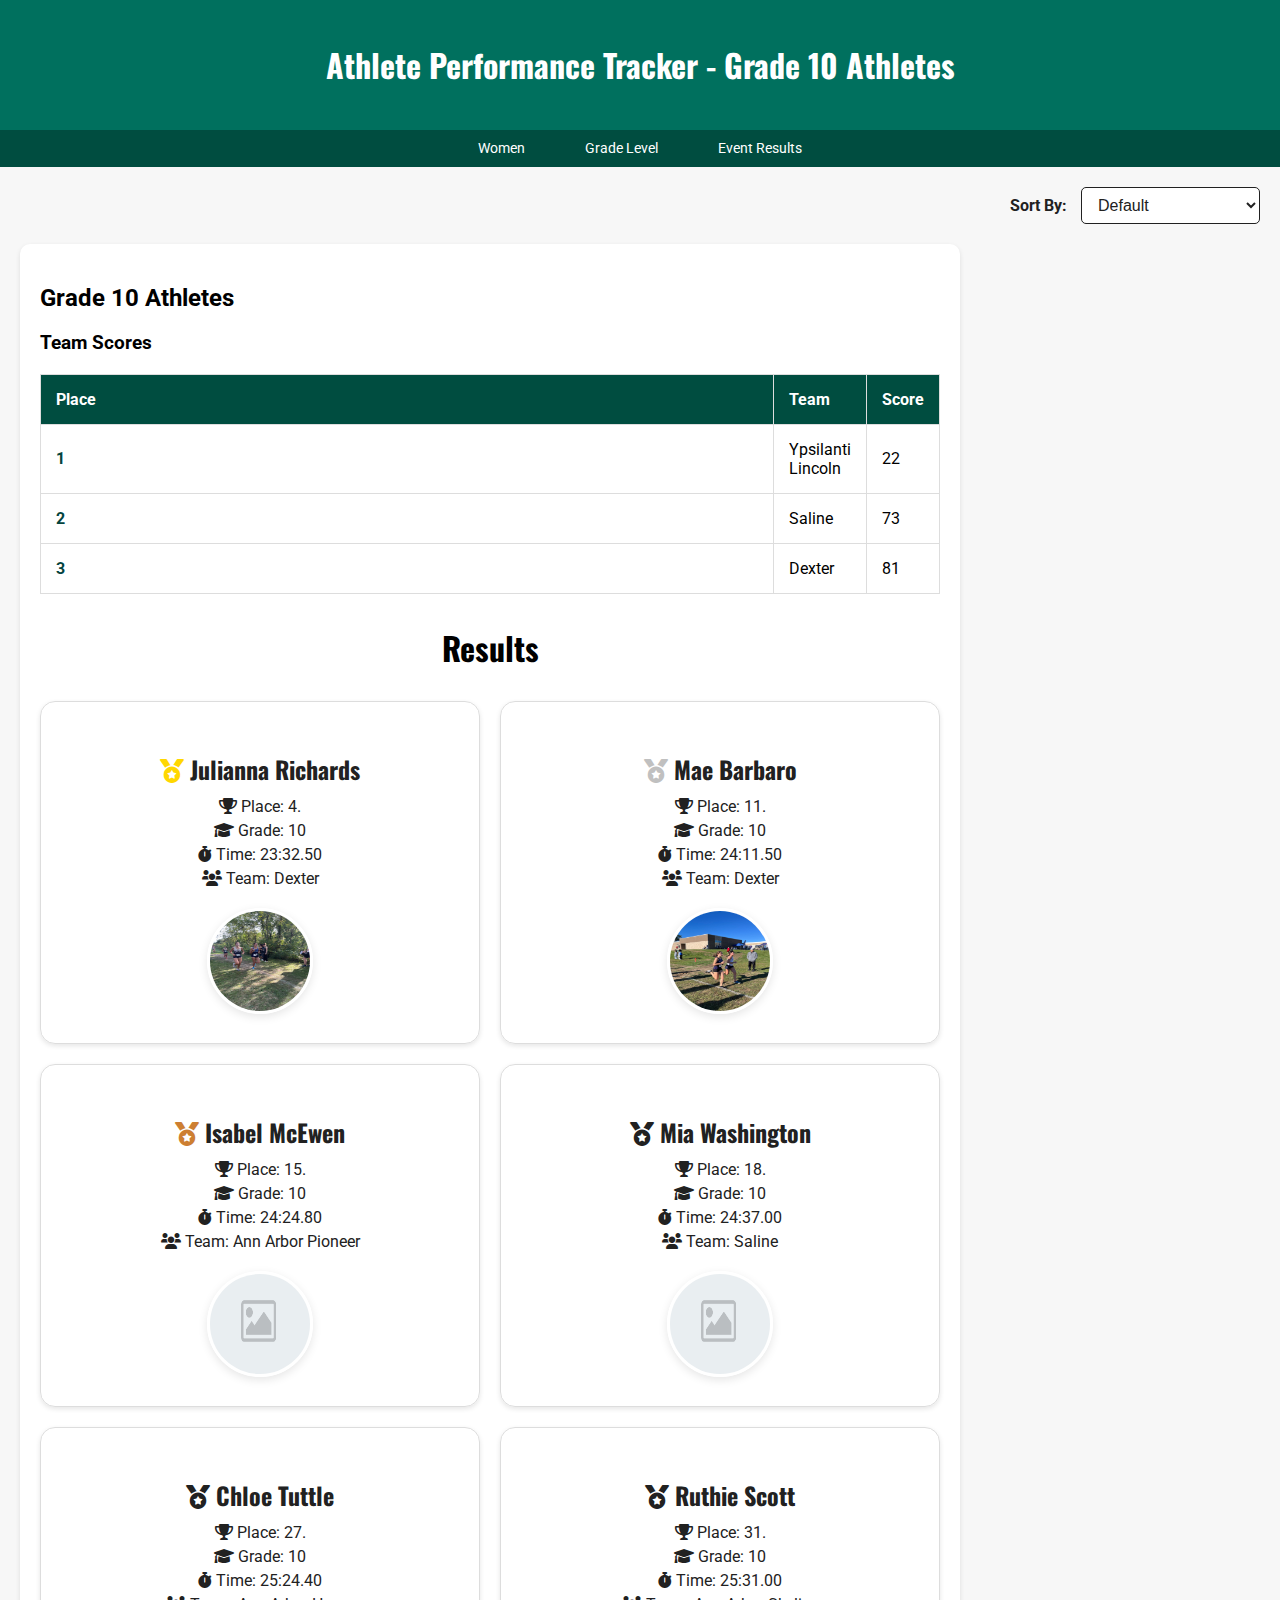
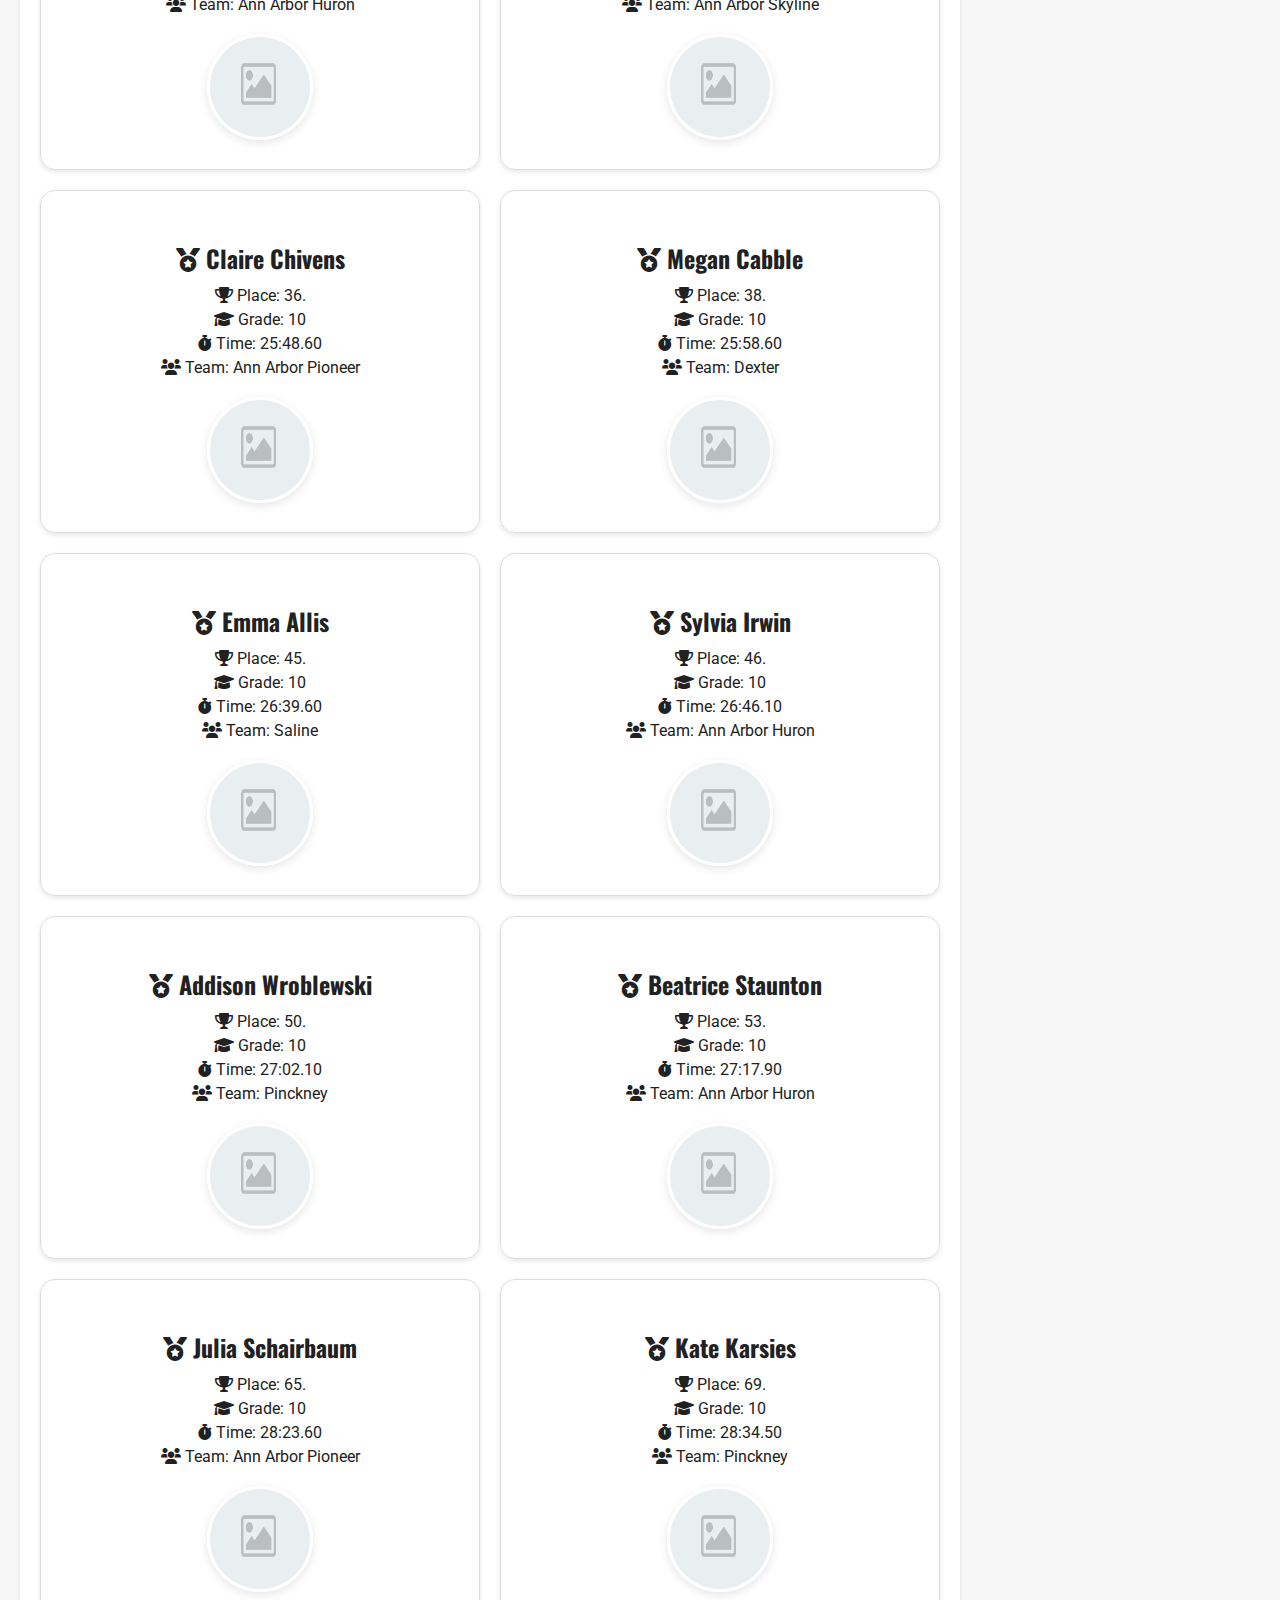
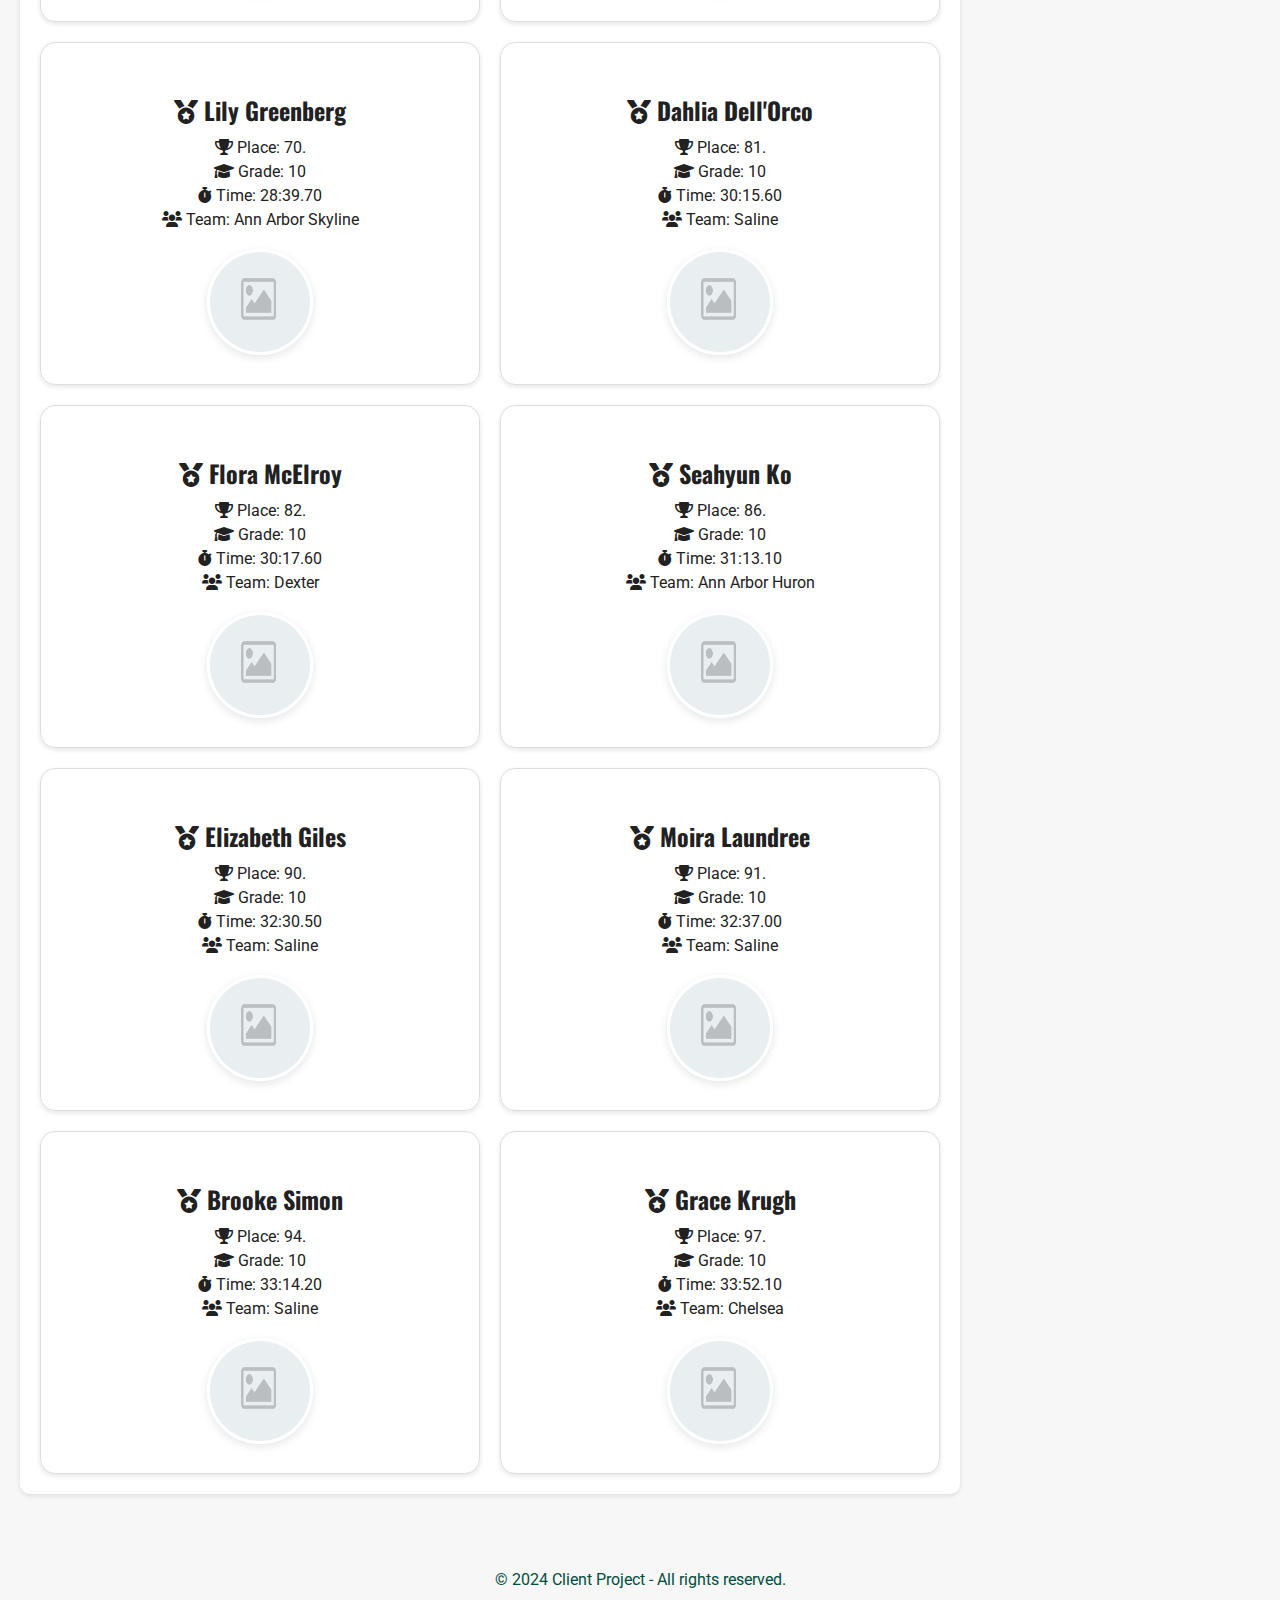
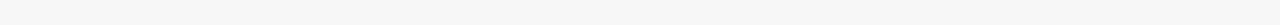
<file: grade_10.html>
<!DOCTYPE html>
    <html lang="en">
    <head>
        <meta charset="UTF-8">
        <meta http-equiv="X-UA-Compatible" content="IE=edge">
        <meta name="viewport" content="width=device-width, initial-scale=1.0">
        <link rel="stylesheet" href="https://cdnjs.cloudflare.com/ajax/libs/font-awesome/6.0.0-beta3/css/all.min.css">
        <link rel="stylesheet" type="text/css" href="css/reset.css"> 
        <link rel="stylesheet" href="css/style.css">
        <title>Grade 10 Athletes</title>
    </head>
    <body>
        <a href="#content" class="skip-link">Skip to main content</a>
        
        <header>
            <h1>Athlete Performance Tracker - Grade 10 Athletes</h1>
        </header>
        <nav>
            <span class="hamburger" aria-label="Toggle navigation menu">&#9776;</span>
            <ul>
                <li><a href="female.html">Women</a></li>
                <li class="dropdown">
                    <a href="#" aria-haspopup="true">Grade Level</a>
                    <ul class="dropdown-content">
                        <li><a href="grade_9.html">Grade 9</a></li>
                        <li><a href="grade_10.html">Grade 10</a></li>
                        <li><a href="grade_11.html">Grade 11</a></li>
                    </ul>
                </li>
                <li><a href="results.html">Event Results</a></li>
            </ul>
        </nav>
        
        <!-- Filter Options -->
        <div id="filters">
            <label for="sortFilter">Sort By:</label>
            <select id="sortFilter" aria-label="Sort Athletes">
                <option value="default">Default</option>
                <option value="time">Time</option>
                <option value="alphabetical">Alphabetical Order</option>
                <option value="team">Team</option>
            </select>
        </div>

        <main id="content">
            <section id="event-title" tabindex="0">
                <h2>Grade 10 Athletes</h2>
            </section>
            <section id="team-scores">
                <h3>Team Scores</h3>
                <table>
                    <thead>
                        <tr>
                            <th>Place</th>
                            <th>Team</th>
                            <th>Score</th>
                        </tr>
                    </thead>
                    <tbody>
    
                        <tr>
                            <td>1</td>
                            <td>Ypsilanti Lincoln</td>
                            <td>22</td>
                        </tr>
            
                        <tr>
                            <td>2</td>
                            <td>Saline</td>
                            <td>73</td>
                        </tr>
            
                        <tr>
                            <td>3</td>
                            <td>Dexter</td>
                            <td>81</td>
                        </tr>
            
                    </tbody>
                </table>
            </section>
            <section id="individual-results">
                <h2>Results</h2>
                <div id="results-container">
    
            <div class="athlete first-place" data-time="23:32.50" data-name="Julianna Richards" data-team="Dexter">
                <h3><i class="fas fa-medal gold-medal"></i> Julianna Richards</h3>
                <p><i class="fas fa-trophy icon"></i> Place: 4.</p>
                <p><i class="fas fa-graduation-cap icon"></i> Grade: 10</p>
                <p><i class="fas fa-stopwatch icon"></i> Time: 23:32.50</p>
                <p><i class="fas fa-users icon"></i> Team: Dexter</p>
                <img src="images/19005084.jpg" alt="Profile Picture of Julianna Richards" width="150">
            </div>
        
            <div class="athlete second-place" data-time="24:11.50" data-name="Mae Barbaro" data-team="Dexter">
                <h3><i class="fas fa-medal silver-medal"></i> Mae Barbaro</h3>
                <p><i class="fas fa-trophy icon"></i> Place: 11.</p>
                <p><i class="fas fa-graduation-cap icon"></i> Grade: 10</p>
                <p><i class="fas fa-stopwatch icon"></i> Time: 24:11.50</p>
                <p><i class="fas fa-users icon"></i> Team: Dexter</p>
                <img src="images/19005067.jpg" alt="Profile Picture of Mae Barbaro" width="150">
            </div>
        
            <div class="athlete third-place" data-time="24:24.80" data-name="Isabel McEwen" data-team="Ann Arbor Pioneer">
                <h3><i class="fas fa-medal bronze-medal"></i> Isabel McEwen</h3>
                <p><i class="fas fa-trophy icon"></i> Place: 15.</p>
                <p><i class="fas fa-graduation-cap icon"></i> Grade: 10</p>
                <p><i class="fas fa-stopwatch icon"></i> Time: 24:24.80</p>
                <p><i class="fas fa-users icon"></i> Team: Ann Arbor Pioneer</p>
                <img src="images/default.jpg" alt="Profile Picture of Isabel McEwen" width="150">
            </div>
        
            <div class="athlete " data-time="24:37.00" data-name="Mia Washington" data-team="Saline">
                <h3><i class="fas fa-medal no-medal"></i> Mia Washington</h3>
                <p><i class="fas fa-trophy icon"></i> Place: 18.</p>
                <p><i class="fas fa-graduation-cap icon"></i> Grade: 10</p>
                <p><i class="fas fa-stopwatch icon"></i> Time: 24:37.00</p>
                <p><i class="fas fa-users icon"></i> Team: Saline</p>
                <img src="images/default.jpg" alt="Profile Picture of Mia Washington" width="150">
            </div>
        
            <div class="athlete " data-time="25:24.40" data-name="Chloe Tuttle" data-team="Ann Arbor Huron">
                <h3><i class="fas fa-medal no-medal"></i> Chloe Tuttle</h3>
                <p><i class="fas fa-trophy icon"></i> Place: 27.</p>
                <p><i class="fas fa-graduation-cap icon"></i> Grade: 10</p>
                <p><i class="fas fa-stopwatch icon"></i> Time: 25:24.40</p>
                <p><i class="fas fa-users icon"></i> Team: Ann Arbor Huron</p>
                <img src="images/default.jpg" alt="Profile Picture of Chloe Tuttle" width="150">
            </div>
        
            <div class="athlete " data-time="25:31.00" data-name="Ruthie Scott" data-team="Ann Arbor Skyline">
                <h3><i class="fas fa-medal no-medal"></i> Ruthie Scott</h3>
                <p><i class="fas fa-trophy icon"></i> Place: 31.</p>
                <p><i class="fas fa-graduation-cap icon"></i> Grade: 10</p>
                <p><i class="fas fa-stopwatch icon"></i> Time: 25:31.00</p>
                <p><i class="fas fa-users icon"></i> Team: Ann Arbor Skyline</p>
                <img src="images/default.jpg" alt="Profile Picture of Ruthie Scott" width="150">
            </div>
        
            <div class="athlete " data-time="25:48.60" data-name="Claire Chivens" data-team="Ann Arbor Pioneer">
                <h3><i class="fas fa-medal no-medal"></i> Claire Chivens</h3>
                <p><i class="fas fa-trophy icon"></i> Place: 36.</p>
                <p><i class="fas fa-graduation-cap icon"></i> Grade: 10</p>
                <p><i class="fas fa-stopwatch icon"></i> Time: 25:48.60</p>
                <p><i class="fas fa-users icon"></i> Team: Ann Arbor Pioneer</p>
                <img src="images/default.jpg" alt="Profile Picture of Claire Chivens" width="150">
            </div>
        
            <div class="athlete " data-time="25:58.60" data-name="Megan Cabble" data-team="Dexter">
                <h3><i class="fas fa-medal no-medal"></i> Megan Cabble</h3>
                <p><i class="fas fa-trophy icon"></i> Place: 38.</p>
                <p><i class="fas fa-graduation-cap icon"></i> Grade: 10</p>
                <p><i class="fas fa-stopwatch icon"></i> Time: 25:58.60</p>
                <p><i class="fas fa-users icon"></i> Team: Dexter</p>
                <img src="images/default.jpg" alt="Profile Picture of Megan Cabble" width="150">
            </div>
        
            <div class="athlete " data-time="26:39.60" data-name="Emma Allis" data-team="Saline">
                <h3><i class="fas fa-medal no-medal"></i> Emma Allis</h3>
                <p><i class="fas fa-trophy icon"></i> Place: 45.</p>
                <p><i class="fas fa-graduation-cap icon"></i> Grade: 10</p>
                <p><i class="fas fa-stopwatch icon"></i> Time: 26:39.60</p>
                <p><i class="fas fa-users icon"></i> Team: Saline</p>
                <img src="images/default.jpg" alt="Profile Picture of Emma Allis" width="150">
            </div>
        
            <div class="athlete " data-time="26:46.10" data-name="Sylvia Irwin" data-team="Ann Arbor Huron">
                <h3><i class="fas fa-medal no-medal"></i> Sylvia Irwin</h3>
                <p><i class="fas fa-trophy icon"></i> Place: 46.</p>
                <p><i class="fas fa-graduation-cap icon"></i> Grade: 10</p>
                <p><i class="fas fa-stopwatch icon"></i> Time: 26:46.10</p>
                <p><i class="fas fa-users icon"></i> Team: Ann Arbor Huron</p>
                <img src="images/default.jpg" alt="Profile Picture of Sylvia Irwin" width="150">
            </div>
        
            <div class="athlete " data-time="27:02.10" data-name="Addison Wroblewski" data-team="Pinckney">
                <h3><i class="fas fa-medal no-medal"></i> Addison Wroblewski</h3>
                <p><i class="fas fa-trophy icon"></i> Place: 50.</p>
                <p><i class="fas fa-graduation-cap icon"></i> Grade: 10</p>
                <p><i class="fas fa-stopwatch icon"></i> Time: 27:02.10</p>
                <p><i class="fas fa-users icon"></i> Team: Pinckney</p>
                <img src="images/default.jpg" alt="Profile Picture of Addison Wroblewski" width="150">
            </div>
        
            <div class="athlete " data-time="27:17.90" data-name="Beatrice Staunton" data-team="Ann Arbor Huron">
                <h3><i class="fas fa-medal no-medal"></i> Beatrice Staunton</h3>
                <p><i class="fas fa-trophy icon"></i> Place: 53.</p>
                <p><i class="fas fa-graduation-cap icon"></i> Grade: 10</p>
                <p><i class="fas fa-stopwatch icon"></i> Time: 27:17.90</p>
                <p><i class="fas fa-users icon"></i> Team: Ann Arbor Huron</p>
                <img src="images/default.jpg" alt="Profile Picture of Beatrice Staunton" width="150">
            </div>
        
            <div class="athlete " data-time="28:23.60" data-name="Julia Schairbaum" data-team="Ann Arbor Pioneer">
                <h3><i class="fas fa-medal no-medal"></i> Julia Schairbaum</h3>
                <p><i class="fas fa-trophy icon"></i> Place: 65.</p>
                <p><i class="fas fa-graduation-cap icon"></i> Grade: 10</p>
                <p><i class="fas fa-stopwatch icon"></i> Time: 28:23.60</p>
                <p><i class="fas fa-users icon"></i> Team: Ann Arbor Pioneer</p>
                <img src="images/default.jpg" alt="Profile Picture of Julia Schairbaum" width="150">
            </div>
        
            <div class="athlete " data-time="28:34.50" data-name="Kate Karsies" data-team="Pinckney">
                <h3><i class="fas fa-medal no-medal"></i> Kate Karsies</h3>
                <p><i class="fas fa-trophy icon"></i> Place: 69.</p>
                <p><i class="fas fa-graduation-cap icon"></i> Grade: 10</p>
                <p><i class="fas fa-stopwatch icon"></i> Time: 28:34.50</p>
                <p><i class="fas fa-users icon"></i> Team: Pinckney</p>
                <img src="images/default.jpg" alt="Profile Picture of Kate Karsies" width="150">
            </div>
        
            <div class="athlete " data-time="28:39.70" data-name="Lily Greenberg" data-team="Ann Arbor Skyline">
                <h3><i class="fas fa-medal no-medal"></i> Lily Greenberg</h3>
                <p><i class="fas fa-trophy icon"></i> Place: 70.</p>
                <p><i class="fas fa-graduation-cap icon"></i> Grade: 10</p>
                <p><i class="fas fa-stopwatch icon"></i> Time: 28:39.70</p>
                <p><i class="fas fa-users icon"></i> Team: Ann Arbor Skyline</p>
                <img src="images/default.jpg" alt="Profile Picture of Lily Greenberg" width="150">
            </div>
        
            <div class="athlete " data-time="30:15.60" data-name="Dahlia Dell'Orco" data-team="Saline">
                <h3><i class="fas fa-medal no-medal"></i> Dahlia Dell'Orco</h3>
                <p><i class="fas fa-trophy icon"></i> Place: 81.</p>
                <p><i class="fas fa-graduation-cap icon"></i> Grade: 10</p>
                <p><i class="fas fa-stopwatch icon"></i> Time: 30:15.60</p>
                <p><i class="fas fa-users icon"></i> Team: Saline</p>
                <img src="images/default.jpg" alt="Profile Picture of Dahlia Dell'Orco" width="150">
            </div>
        
            <div class="athlete " data-time="30:17.60" data-name="Flora McElroy" data-team="Dexter">
                <h3><i class="fas fa-medal no-medal"></i> Flora McElroy</h3>
                <p><i class="fas fa-trophy icon"></i> Place: 82.</p>
                <p><i class="fas fa-graduation-cap icon"></i> Grade: 10</p>
                <p><i class="fas fa-stopwatch icon"></i> Time: 30:17.60</p>
                <p><i class="fas fa-users icon"></i> Team: Dexter</p>
                <img src="images/default.jpg" alt="Profile Picture of Flora McElroy" width="150">
            </div>
        
            <div class="athlete " data-time="31:13.10" data-name="Seahyun Ko" data-team="Ann Arbor Huron">
                <h3><i class="fas fa-medal no-medal"></i> Seahyun Ko</h3>
                <p><i class="fas fa-trophy icon"></i> Place: 86.</p>
                <p><i class="fas fa-graduation-cap icon"></i> Grade: 10</p>
                <p><i class="fas fa-stopwatch icon"></i> Time: 31:13.10</p>
                <p><i class="fas fa-users icon"></i> Team: Ann Arbor Huron</p>
                <img src="images/default.jpg" alt="Profile Picture of Seahyun Ko" width="150">
            </div>
        
            <div class="athlete " data-time="32:30.50" data-name="Elizabeth Giles" data-team="Saline">
                <h3><i class="fas fa-medal no-medal"></i> Elizabeth Giles</h3>
                <p><i class="fas fa-trophy icon"></i> Place: 90.</p>
                <p><i class="fas fa-graduation-cap icon"></i> Grade: 10</p>
                <p><i class="fas fa-stopwatch icon"></i> Time: 32:30.50</p>
                <p><i class="fas fa-users icon"></i> Team: Saline</p>
                <img src="images/default.jpg" alt="Profile Picture of Elizabeth Giles" width="150">
            </div>
        
            <div class="athlete " data-time="32:37.00" data-name="Moira Laundree" data-team="Saline">
                <h3><i class="fas fa-medal no-medal"></i> Moira Laundree</h3>
                <p><i class="fas fa-trophy icon"></i> Place: 91.</p>
                <p><i class="fas fa-graduation-cap icon"></i> Grade: 10</p>
                <p><i class="fas fa-stopwatch icon"></i> Time: 32:37.00</p>
                <p><i class="fas fa-users icon"></i> Team: Saline</p>
                <img src="images/default.jpg" alt="Profile Picture of Moira Laundree" width="150">
            </div>
        
            <div class="athlete " data-time="33:14.20" data-name="Brooke Simon" data-team="Saline">
                <h3><i class="fas fa-medal no-medal"></i> Brooke Simon</h3>
                <p><i class="fas fa-trophy icon"></i> Place: 94.</p>
                <p><i class="fas fa-graduation-cap icon"></i> Grade: 10</p>
                <p><i class="fas fa-stopwatch icon"></i> Time: 33:14.20</p>
                <p><i class="fas fa-users icon"></i> Team: Saline</p>
                <img src="images/default.jpg" alt="Profile Picture of Brooke Simon" width="150">
            </div>
        
            <div class="athlete " data-time="33:52.10" data-name="Grace Krugh" data-team="Chelsea">
                <h3><i class="fas fa-medal no-medal"></i> Grace Krugh</h3>
                <p><i class="fas fa-trophy icon"></i> Place: 97.</p>
                <p><i class="fas fa-graduation-cap icon"></i> Grade: 10</p>
                <p><i class="fas fa-stopwatch icon"></i> Time: 33:52.10</p>
                <p><i class="fas fa-users icon"></i> Team: Chelsea</p>
                <img src="images/default.jpg" alt="Profile Picture of Grace Krugh" width="150">
            </div>
        
                </div>
            </section>

            <!-- Back to Top Button -->
            <button id="backToTop" class="back-to-top">Top</button>
        
        </main>
        <footer id="main-footer">
            <p>&copy; 2024 Client Project - All rights reserved.</p>
        </footer>

        <!-- Link to External JavaScript File -->
        <script src="js/script.js"></script>
    </body>
    </html>
</file>
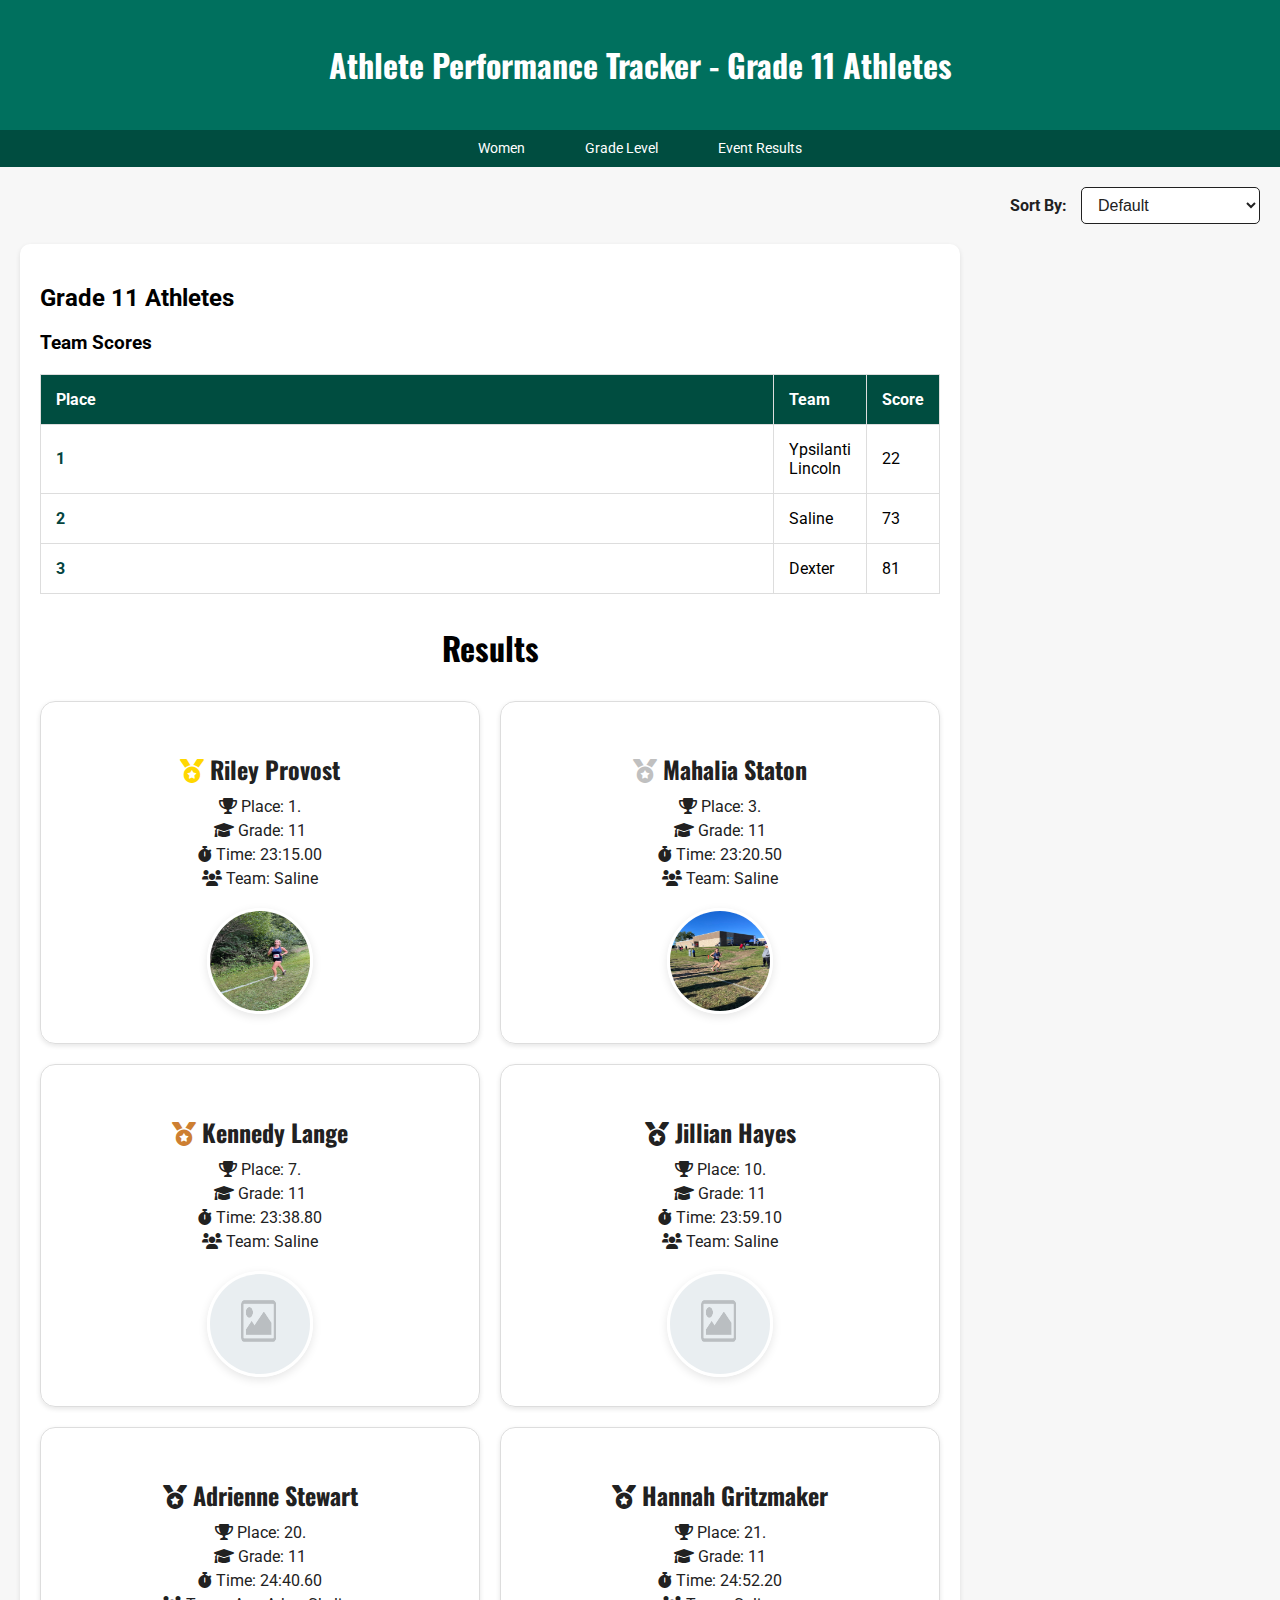
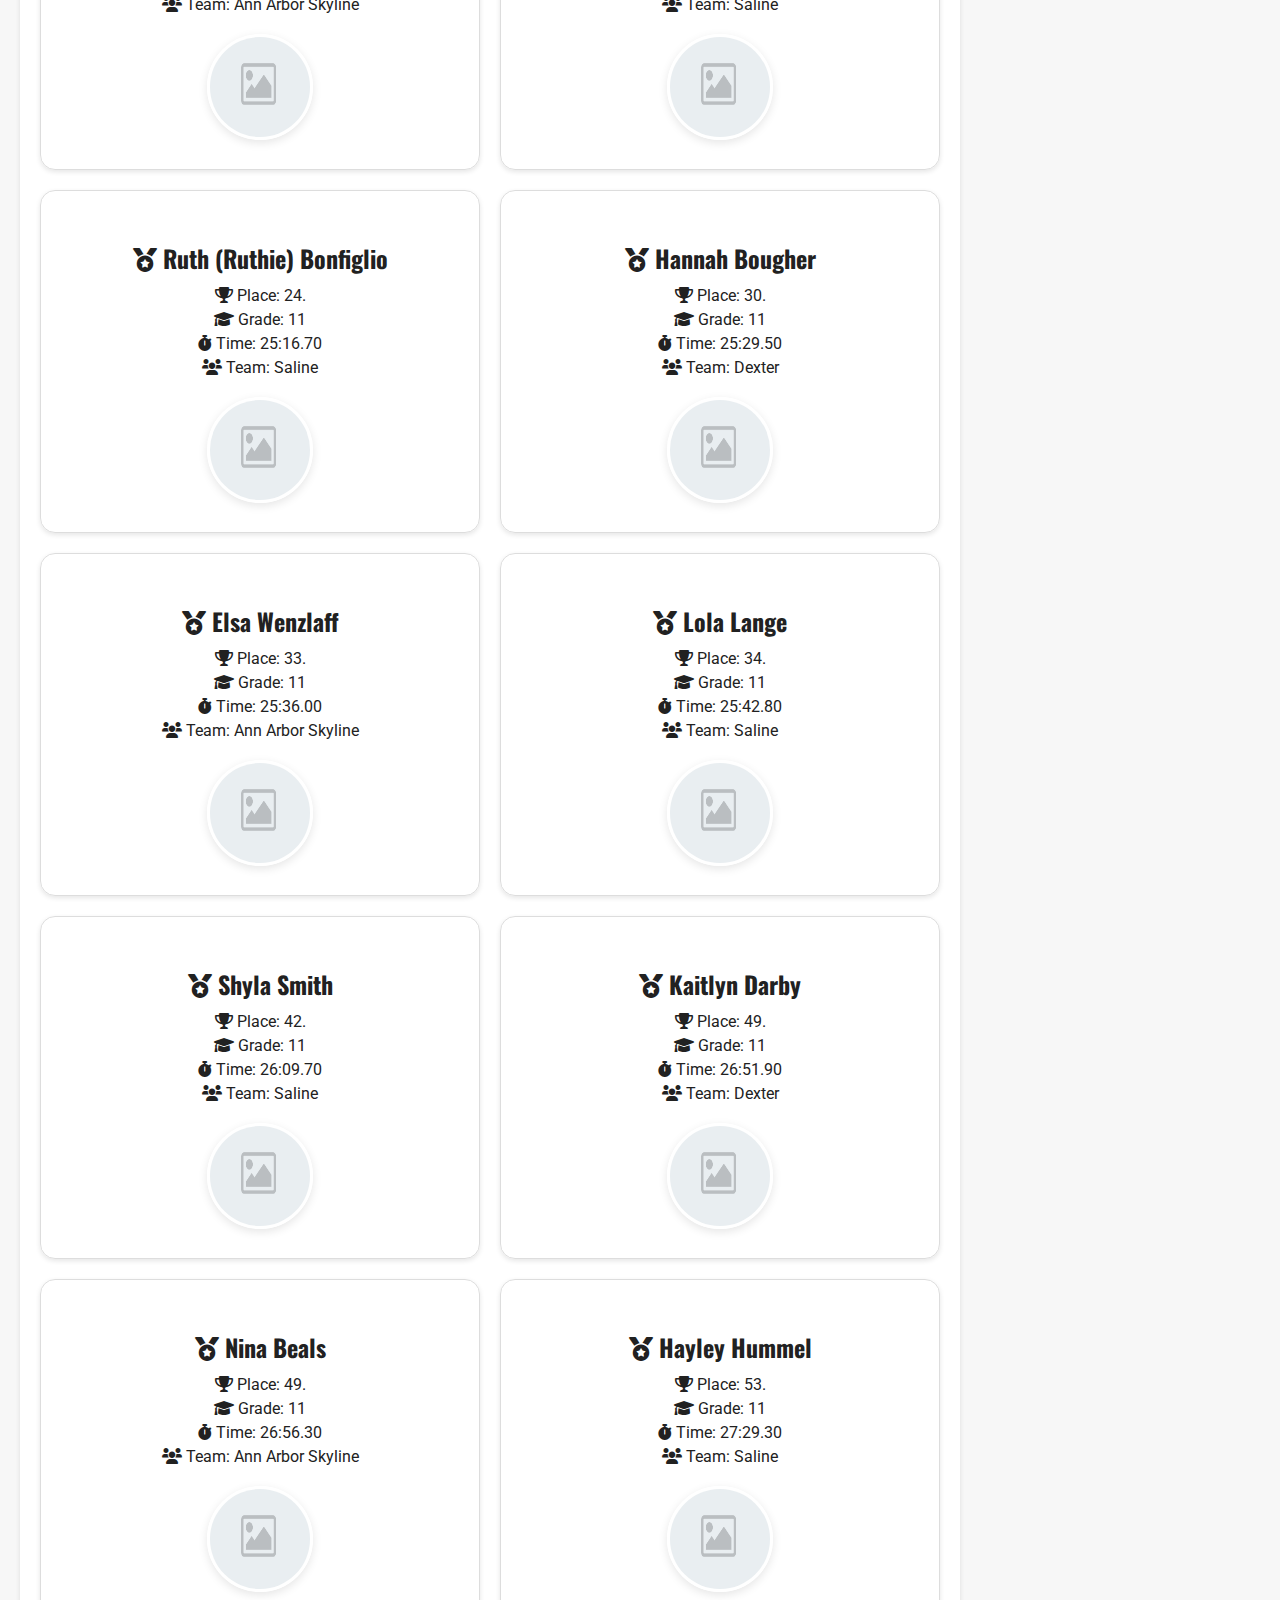
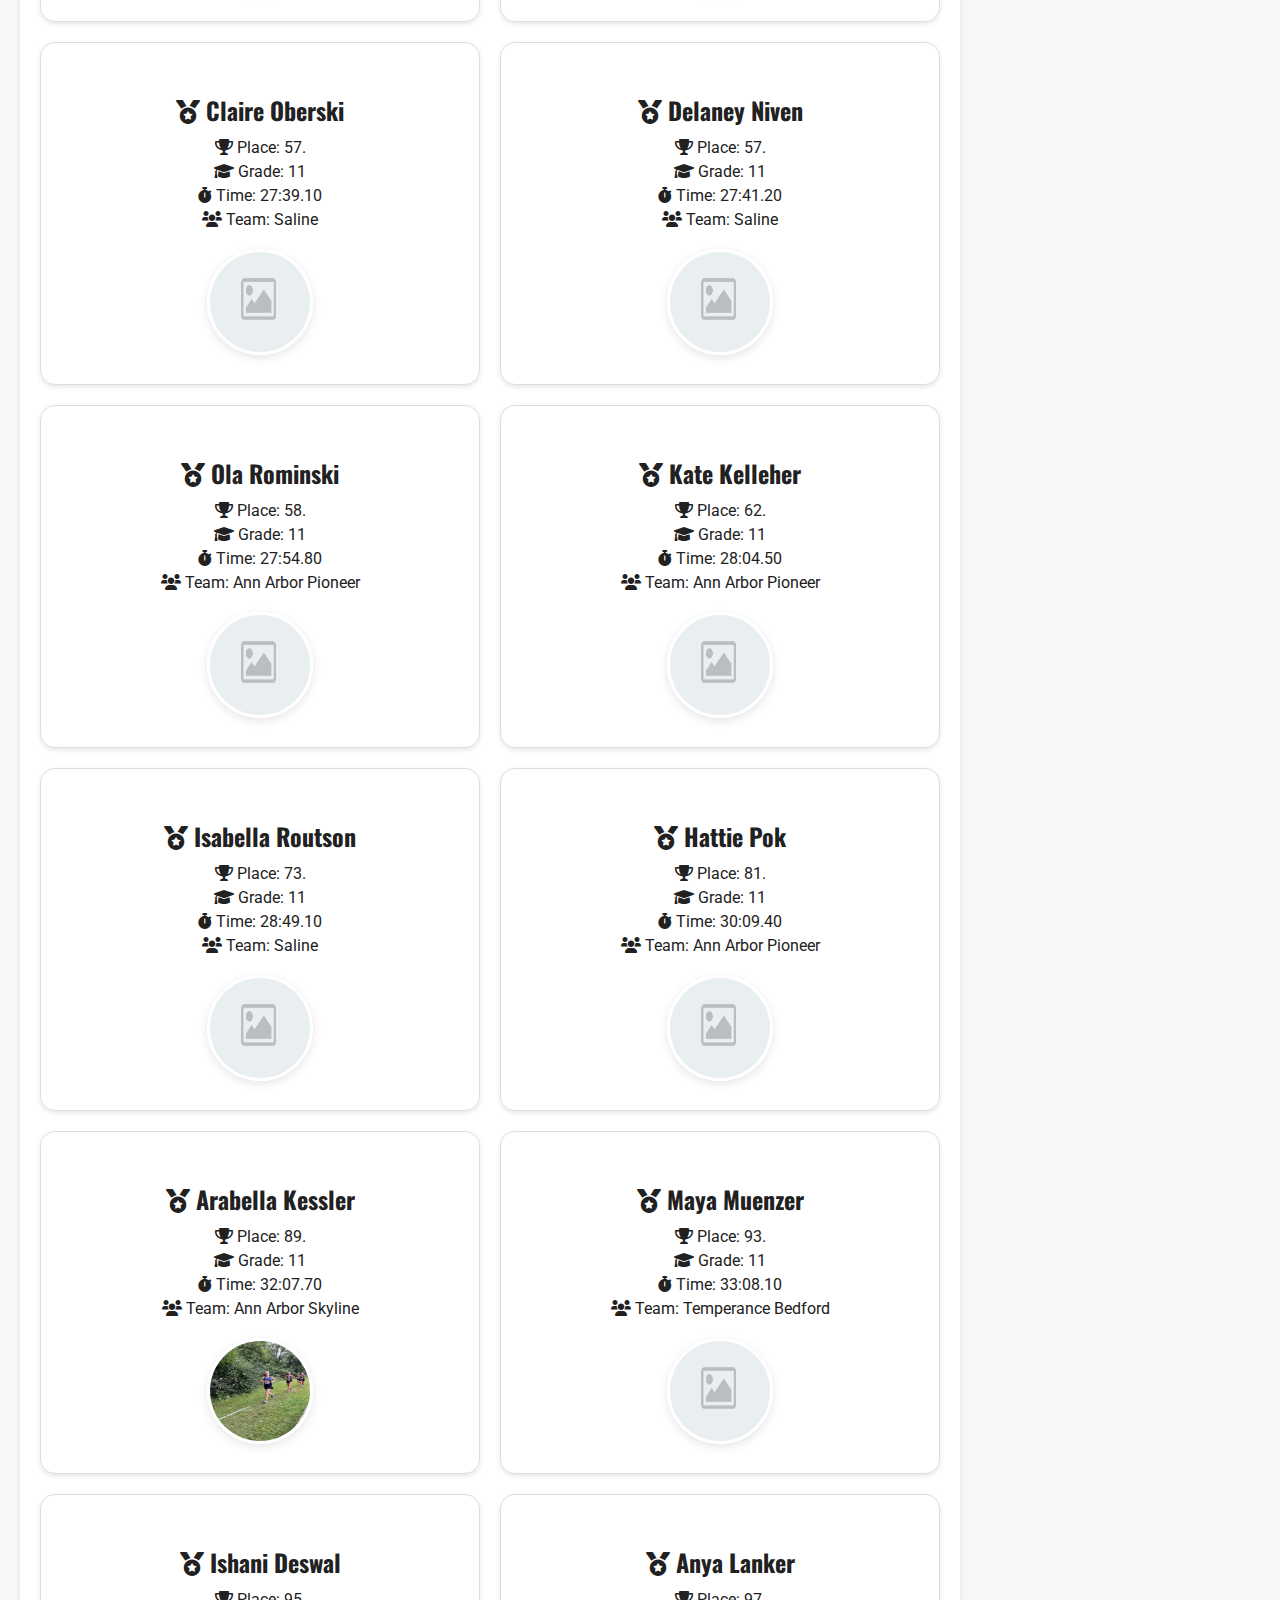
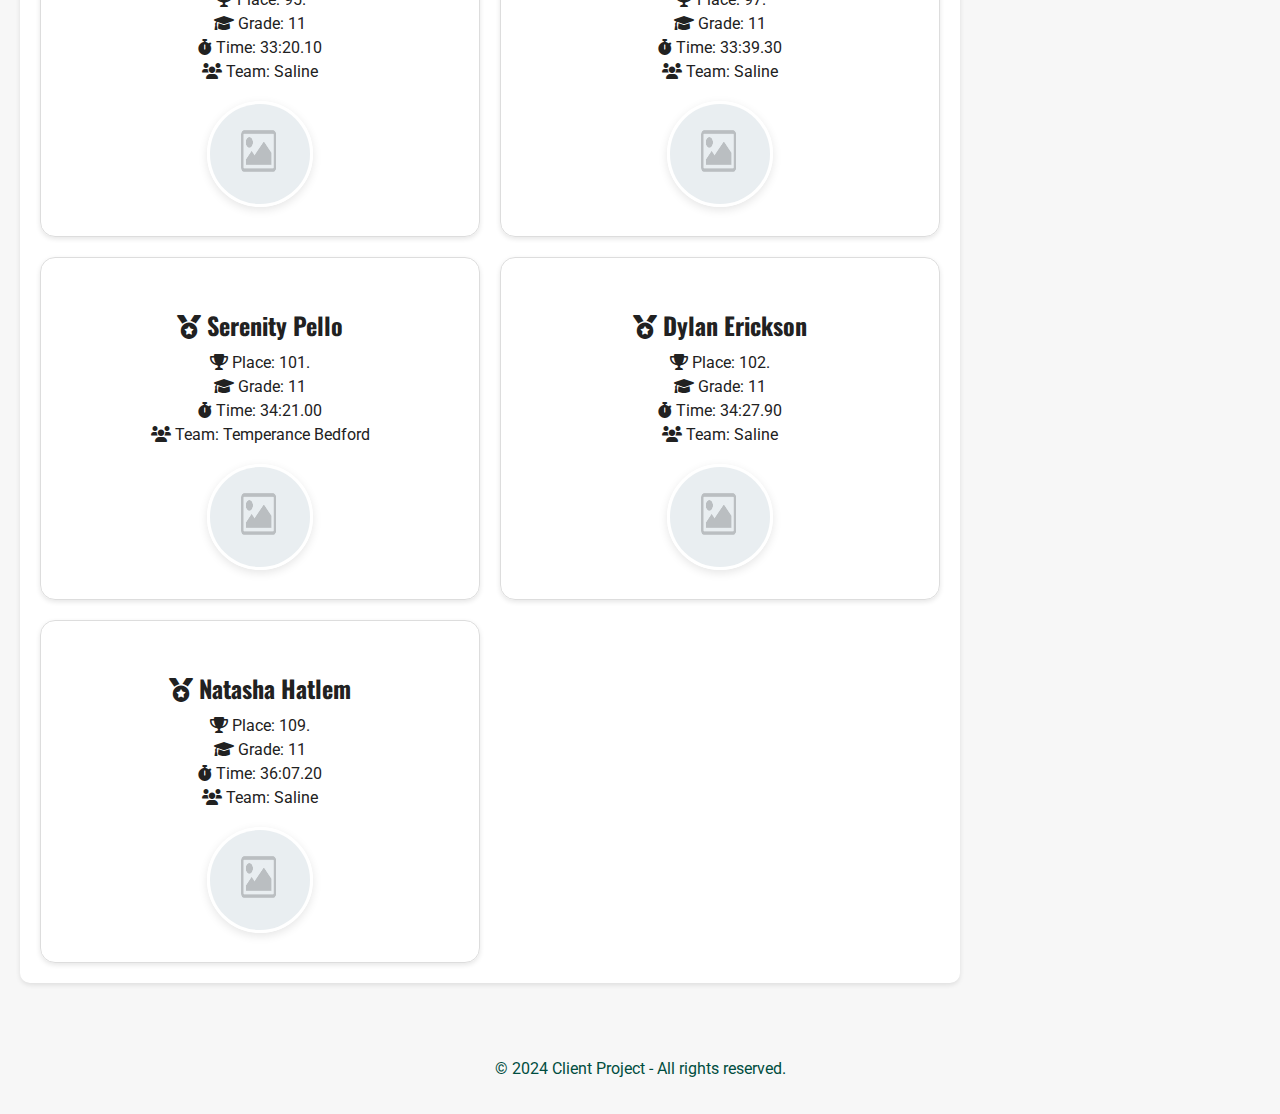
<file: grade_11.html>
<!DOCTYPE html>
    <html lang="en">
    <head>
        <meta charset="UTF-8">
        <meta http-equiv="X-UA-Compatible" content="IE=edge">
        <meta name="viewport" content="width=device-width, initial-scale=1.0">
        <link rel="stylesheet" href="https://cdnjs.cloudflare.com/ajax/libs/font-awesome/6.0.0-beta3/css/all.min.css">
        <link rel="stylesheet" type="text/css" href="css/reset.css"> 
        <link rel="stylesheet" href="css/style.css">
        <title>Grade 11 Athletes</title>
    </head>
    <body>
        <a href="#content" class="skip-link">Skip to main content</a>
        
        <header>
            <h1>Athlete Performance Tracker - Grade 11 Athletes</h1>
        </header>
        <nav>
            <span class="hamburger" aria-label="Toggle navigation menu">&#9776;</span>
            <ul>
                <li><a href="female.html">Women</a></li>
                <li class="dropdown">
                    <a href="#" aria-haspopup="true">Grade Level</a>
                    <ul class="dropdown-content">
                        <li><a href="grade_9.html">Grade 9</a></li>
                        <li><a href="grade_10.html">Grade 10</a></li>
                        <li><a href="grade_11.html">Grade 11</a></li>
                    </ul>
                </li>
                <li><a href="results.html">Event Results</a></li>
            </ul>
        </nav>
        
        <!-- Filter Options -->
        <div id="filters">
            <label for="sortFilter">Sort By:</label>
            <select id="sortFilter" aria-label="Sort Athletes">
                <option value="default">Default</option>
                <option value="time">Time</option>
                <option value="alphabetical">Alphabetical Order</option>
                <option value="team">Team</option>
            </select>
        </div>

        <main id="content">
            <section id="event-title" tabindex="0">
                <h2>Grade 11 Athletes</h2>
            </section>
            <section id="team-scores">
                <h3>Team Scores</h3>
                <table>
                    <thead>
                        <tr>
                            <th>Place</th>
                            <th>Team</th>
                            <th>Score</th>
                        </tr>
                    </thead>
                    <tbody>
    
                        <tr>
                            <td>1</td>
                            <td>Ypsilanti Lincoln</td>
                            <td>22</td>
                        </tr>
            
                        <tr>
                            <td>2</td>
                            <td>Saline</td>
                            <td>73</td>
                        </tr>
            
                        <tr>
                            <td>3</td>
                            <td>Dexter</td>
                            <td>81</td>
                        </tr>
            
                    </tbody>
                </table>
            </section>
            <section id="individual-results">
                <h2>Results</h2>
                <div id="results-container">
    
            <div class="athlete first-place" data-time="23:15.00" data-name="Riley Provost" data-team="Saline">
                <h3><i class="fas fa-medal gold-medal"></i> Riley Provost</h3>
                <p><i class="fas fa-trophy icon"></i> Place: 1.</p>
                <p><i class="fas fa-graduation-cap icon"></i> Grade: 11</p>
                <p><i class="fas fa-stopwatch icon"></i> Time: 23:15.00</p>
                <p><i class="fas fa-users icon"></i> Team: Saline</p>
                <img src="images/14164024.jpg" alt="Profile Picture of Riley Provost" width="150">
            </div>
        
            <div class="athlete second-place" data-time="23:20.50" data-name="Mahalia Staton" data-team="Saline">
                <h3><i class="fas fa-medal silver-medal"></i> Mahalia Staton</h3>
                <p><i class="fas fa-trophy icon"></i> Place: 3.</p>
                <p><i class="fas fa-graduation-cap icon"></i> Grade: 11</p>
                <p><i class="fas fa-stopwatch icon"></i> Time: 23:20.50</p>
                <p><i class="fas fa-users icon"></i> Team: Saline</p>
                <img src="images/22262892.jpg" alt="Profile Picture of Mahalia Staton" width="150">
            </div>
        
            <div class="athlete third-place" data-time="23:38.80" data-name="Kennedy Lange" data-team="Saline">
                <h3><i class="fas fa-medal bronze-medal"></i> Kennedy Lange</h3>
                <p><i class="fas fa-trophy icon"></i> Place: 7.</p>
                <p><i class="fas fa-graduation-cap icon"></i> Grade: 11</p>
                <p><i class="fas fa-stopwatch icon"></i> Time: 23:38.80</p>
                <p><i class="fas fa-users icon"></i> Team: Saline</p>
                <img src="images/default.jpg" alt="Profile Picture of Kennedy Lange" width="150">
            </div>
        
            <div class="athlete " data-time="23:59.10" data-name="Jillian Hayes" data-team="Saline">
                <h3><i class="fas fa-medal no-medal"></i> Jillian Hayes</h3>
                <p><i class="fas fa-trophy icon"></i> Place: 10.</p>
                <p><i class="fas fa-graduation-cap icon"></i> Grade: 11</p>
                <p><i class="fas fa-stopwatch icon"></i> Time: 23:59.10</p>
                <p><i class="fas fa-users icon"></i> Team: Saline</p>
                <img src="images/default.jpg" alt="Profile Picture of Jillian Hayes" width="150">
            </div>
        
            <div class="athlete " data-time="24:40.60" data-name="Adrienne Stewart" data-team="Ann Arbor Skyline">
                <h3><i class="fas fa-medal no-medal"></i> Adrienne Stewart</h3>
                <p><i class="fas fa-trophy icon"></i> Place: 20.</p>
                <p><i class="fas fa-graduation-cap icon"></i> Grade: 11</p>
                <p><i class="fas fa-stopwatch icon"></i> Time: 24:40.60</p>
                <p><i class="fas fa-users icon"></i> Team: Ann Arbor Skyline</p>
                <img src="images/default.jpg" alt="Profile Picture of Adrienne Stewart" width="150">
            </div>
        
            <div class="athlete " data-time="24:52.20" data-name="Hannah Gritzmaker" data-team="Saline">
                <h3><i class="fas fa-medal no-medal"></i> Hannah Gritzmaker</h3>
                <p><i class="fas fa-trophy icon"></i> Place: 21.</p>
                <p><i class="fas fa-graduation-cap icon"></i> Grade: 11</p>
                <p><i class="fas fa-stopwatch icon"></i> Time: 24:52.20</p>
                <p><i class="fas fa-users icon"></i> Team: Saline</p>
                <img src="images/default.jpg" alt="Profile Picture of Hannah Gritzmaker" width="150">
            </div>
        
            <div class="athlete " data-time="25:16.70" data-name="Ruth (Ruthie) Bonfiglio" data-team="Saline">
                <h3><i class="fas fa-medal no-medal"></i> Ruth (Ruthie) Bonfiglio</h3>
                <p><i class="fas fa-trophy icon"></i> Place: 24.</p>
                <p><i class="fas fa-graduation-cap icon"></i> Grade: 11</p>
                <p><i class="fas fa-stopwatch icon"></i> Time: 25:16.70</p>
                <p><i class="fas fa-users icon"></i> Team: Saline</p>
                <img src="images/default.jpg" alt="Profile Picture of Ruth (Ruthie) Bonfiglio" width="150">
            </div>
        
            <div class="athlete " data-time="25:29.50" data-name="Hannah Bougher" data-team="Dexter">
                <h3><i class="fas fa-medal no-medal"></i> Hannah Bougher</h3>
                <p><i class="fas fa-trophy icon"></i> Place: 30.</p>
                <p><i class="fas fa-graduation-cap icon"></i> Grade: 11</p>
                <p><i class="fas fa-stopwatch icon"></i> Time: 25:29.50</p>
                <p><i class="fas fa-users icon"></i> Team: Dexter</p>
                <img src="images/default.jpg" alt="Profile Picture of Hannah Bougher" width="150">
            </div>
        
            <div class="athlete " data-time="25:36.00" data-name="Elsa Wenzlaff" data-team="Ann Arbor Skyline">
                <h3><i class="fas fa-medal no-medal"></i> Elsa Wenzlaff</h3>
                <p><i class="fas fa-trophy icon"></i> Place: 33.</p>
                <p><i class="fas fa-graduation-cap icon"></i> Grade: 11</p>
                <p><i class="fas fa-stopwatch icon"></i> Time: 25:36.00</p>
                <p><i class="fas fa-users icon"></i> Team: Ann Arbor Skyline</p>
                <img src="images/default.jpg" alt="Profile Picture of Elsa Wenzlaff" width="150">
            </div>
        
            <div class="athlete " data-time="25:42.80" data-name="Lola Lange" data-team="Saline">
                <h3><i class="fas fa-medal no-medal"></i> Lola Lange</h3>
                <p><i class="fas fa-trophy icon"></i> Place: 34.</p>
                <p><i class="fas fa-graduation-cap icon"></i> Grade: 11</p>
                <p><i class="fas fa-stopwatch icon"></i> Time: 25:42.80</p>
                <p><i class="fas fa-users icon"></i> Team: Saline</p>
                <img src="images/default.jpg" alt="Profile Picture of Lola Lange" width="150">
            </div>
        
            <div class="athlete " data-time="26:09.70" data-name="Shyla Smith" data-team="Saline">
                <h3><i class="fas fa-medal no-medal"></i> Shyla Smith</h3>
                <p><i class="fas fa-trophy icon"></i> Place: 42.</p>
                <p><i class="fas fa-graduation-cap icon"></i> Grade: 11</p>
                <p><i class="fas fa-stopwatch icon"></i> Time: 26:09.70</p>
                <p><i class="fas fa-users icon"></i> Team: Saline</p>
                <img src="images/default.jpg" alt="Profile Picture of Shyla Smith" width="150">
            </div>
        
            <div class="athlete " data-time="26:51.90" data-name="Kaitlyn Darby" data-team="Dexter">
                <h3><i class="fas fa-medal no-medal"></i> Kaitlyn Darby</h3>
                <p><i class="fas fa-trophy icon"></i> Place: 49.</p>
                <p><i class="fas fa-graduation-cap icon"></i> Grade: 11</p>
                <p><i class="fas fa-stopwatch icon"></i> Time: 26:51.90</p>
                <p><i class="fas fa-users icon"></i> Team: Dexter</p>
                <img src="images/default.jpg" alt="Profile Picture of Kaitlyn Darby" width="150">
            </div>
        
            <div class="athlete " data-time="26:56.30" data-name="Nina Beals" data-team="Ann Arbor Skyline">
                <h3><i class="fas fa-medal no-medal"></i> Nina Beals</h3>
                <p><i class="fas fa-trophy icon"></i> Place: 49.</p>
                <p><i class="fas fa-graduation-cap icon"></i> Grade: 11</p>
                <p><i class="fas fa-stopwatch icon"></i> Time: 26:56.30</p>
                <p><i class="fas fa-users icon"></i> Team: Ann Arbor Skyline</p>
                <img src="images/default.jpg" alt="Profile Picture of Nina Beals" width="150">
            </div>
        
            <div class="athlete " data-time="27:29.30" data-name="Hayley Hummel" data-team="Saline">
                <h3><i class="fas fa-medal no-medal"></i> Hayley Hummel</h3>
                <p><i class="fas fa-trophy icon"></i> Place: 53.</p>
                <p><i class="fas fa-graduation-cap icon"></i> Grade: 11</p>
                <p><i class="fas fa-stopwatch icon"></i> Time: 27:29.30</p>
                <p><i class="fas fa-users icon"></i> Team: Saline</p>
                <img src="images/default.jpg" alt="Profile Picture of Hayley Hummel" width="150">
            </div>
        
            <div class="athlete " data-time="27:39.10" data-name="Claire Oberski" data-team="Saline">
                <h3><i class="fas fa-medal no-medal"></i> Claire Oberski</h3>
                <p><i class="fas fa-trophy icon"></i> Place: 57.</p>
                <p><i class="fas fa-graduation-cap icon"></i> Grade: 11</p>
                <p><i class="fas fa-stopwatch icon"></i> Time: 27:39.10</p>
                <p><i class="fas fa-users icon"></i> Team: Saline</p>
                <img src="images/default.jpg" alt="Profile Picture of Claire Oberski" width="150">
            </div>
        
            <div class="athlete " data-time="27:41.20" data-name="Delaney Niven" data-team="Saline">
                <h3><i class="fas fa-medal no-medal"></i> Delaney Niven</h3>
                <p><i class="fas fa-trophy icon"></i> Place: 57.</p>
                <p><i class="fas fa-graduation-cap icon"></i> Grade: 11</p>
                <p><i class="fas fa-stopwatch icon"></i> Time: 27:41.20</p>
                <p><i class="fas fa-users icon"></i> Team: Saline</p>
                <img src="images/default.jpg" alt="Profile Picture of Delaney Niven" width="150">
            </div>
        
            <div class="athlete " data-time="27:54.80" data-name="Ola Rominski" data-team="Ann Arbor Pioneer">
                <h3><i class="fas fa-medal no-medal"></i> Ola Rominski</h3>
                <p><i class="fas fa-trophy icon"></i> Place: 58.</p>
                <p><i class="fas fa-graduation-cap icon"></i> Grade: 11</p>
                <p><i class="fas fa-stopwatch icon"></i> Time: 27:54.80</p>
                <p><i class="fas fa-users icon"></i> Team: Ann Arbor Pioneer</p>
                <img src="images/default.jpg" alt="Profile Picture of Ola Rominski" width="150">
            </div>
        
            <div class="athlete " data-time="28:04.50" data-name="Kate Kelleher" data-team="Ann Arbor Pioneer">
                <h3><i class="fas fa-medal no-medal"></i> Kate Kelleher</h3>
                <p><i class="fas fa-trophy icon"></i> Place: 62.</p>
                <p><i class="fas fa-graduation-cap icon"></i> Grade: 11</p>
                <p><i class="fas fa-stopwatch icon"></i> Time: 28:04.50</p>
                <p><i class="fas fa-users icon"></i> Team: Ann Arbor Pioneer</p>
                <img src="images/default.jpg" alt="Profile Picture of Kate Kelleher" width="150">
            </div>
        
            <div class="athlete " data-time="28:49.10" data-name="Isabella Routson" data-team="Saline">
                <h3><i class="fas fa-medal no-medal"></i> Isabella Routson</h3>
                <p><i class="fas fa-trophy icon"></i> Place: 73.</p>
                <p><i class="fas fa-graduation-cap icon"></i> Grade: 11</p>
                <p><i class="fas fa-stopwatch icon"></i> Time: 28:49.10</p>
                <p><i class="fas fa-users icon"></i> Team: Saline</p>
                <img src="images/default.jpg" alt="Profile Picture of Isabella Routson" width="150">
            </div>
        
            <div class="athlete " data-time="30:09.40" data-name="Hattie Pok" data-team="Ann Arbor Pioneer">
                <h3><i class="fas fa-medal no-medal"></i> Hattie Pok</h3>
                <p><i class="fas fa-trophy icon"></i> Place: 81.</p>
                <p><i class="fas fa-graduation-cap icon"></i> Grade: 11</p>
                <p><i class="fas fa-stopwatch icon"></i> Time: 30:09.40</p>
                <p><i class="fas fa-users icon"></i> Team: Ann Arbor Pioneer</p>
                <img src="images/default.jpg" alt="Profile Picture of Hattie Pok" width="150">
            </div>
        
            <div class="athlete " data-time="32:07.70" data-name="Arabella Kessler" data-team="Ann Arbor Skyline">
                <h3><i class="fas fa-medal no-medal"></i> Arabella Kessler</h3>
                <p><i class="fas fa-trophy icon"></i> Place: 89.</p>
                <p><i class="fas fa-graduation-cap icon"></i> Grade: 11</p>
                <p><i class="fas fa-stopwatch icon"></i> Time: 32:07.70</p>
                <p><i class="fas fa-users icon"></i> Team: Ann Arbor Skyline</p>
                <img src="images/23564883.jpg" alt="Profile Picture of Arabella Kessler" width="150">
            </div>
        
            <div class="athlete " data-time="33:08.10" data-name="Maya Muenzer" data-team="Temperance Bedford">
                <h3><i class="fas fa-medal no-medal"></i> Maya Muenzer</h3>
                <p><i class="fas fa-trophy icon"></i> Place: 93.</p>
                <p><i class="fas fa-graduation-cap icon"></i> Grade: 11</p>
                <p><i class="fas fa-stopwatch icon"></i> Time: 33:08.10</p>
                <p><i class="fas fa-users icon"></i> Team: Temperance Bedford</p>
                <img src="images/default.jpg" alt="Profile Picture of Maya Muenzer" width="150">
            </div>
        
            <div class="athlete " data-time="33:20.10" data-name="Ishani Deswal" data-team="Saline">
                <h3><i class="fas fa-medal no-medal"></i> Ishani Deswal</h3>
                <p><i class="fas fa-trophy icon"></i> Place: 95.</p>
                <p><i class="fas fa-graduation-cap icon"></i> Grade: 11</p>
                <p><i class="fas fa-stopwatch icon"></i> Time: 33:20.10</p>
                <p><i class="fas fa-users icon"></i> Team: Saline</p>
                <img src="images/default.jpg" alt="Profile Picture of Ishani Deswal" width="150">
            </div>
        
            <div class="athlete " data-time="33:39.30" data-name="Anya Lanker" data-team="Saline">
                <h3><i class="fas fa-medal no-medal"></i> Anya Lanker</h3>
                <p><i class="fas fa-trophy icon"></i> Place: 97.</p>
                <p><i class="fas fa-graduation-cap icon"></i> Grade: 11</p>
                <p><i class="fas fa-stopwatch icon"></i> Time: 33:39.30</p>
                <p><i class="fas fa-users icon"></i> Team: Saline</p>
                <img src="images/default.jpg" alt="Profile Picture of Anya Lanker" width="150">
            </div>
        
            <div class="athlete " data-time="34:21.00" data-name="Serenity Pello" data-team="Temperance Bedford">
                <h3><i class="fas fa-medal no-medal"></i> Serenity Pello</h3>
                <p><i class="fas fa-trophy icon"></i> Place: 101.</p>
                <p><i class="fas fa-graduation-cap icon"></i> Grade: 11</p>
                <p><i class="fas fa-stopwatch icon"></i> Time: 34:21.00</p>
                <p><i class="fas fa-users icon"></i> Team: Temperance Bedford</p>
                <img src="images/default.jpg" alt="Profile Picture of Serenity Pello" width="150">
            </div>
        
            <div class="athlete " data-time="34:27.90" data-name="Dylan Erickson" data-team="Saline">
                <h3><i class="fas fa-medal no-medal"></i> Dylan Erickson</h3>
                <p><i class="fas fa-trophy icon"></i> Place: 102.</p>
                <p><i class="fas fa-graduation-cap icon"></i> Grade: 11</p>
                <p><i class="fas fa-stopwatch icon"></i> Time: 34:27.90</p>
                <p><i class="fas fa-users icon"></i> Team: Saline</p>
                <img src="images/default.jpg" alt="Profile Picture of Dylan Erickson" width="150">
            </div>
        
            <div class="athlete " data-time="36:07.20" data-name="Natasha Hatlem" data-team="Saline">
                <h3><i class="fas fa-medal no-medal"></i> Natasha Hatlem</h3>
                <p><i class="fas fa-trophy icon"></i> Place: 109.</p>
                <p><i class="fas fa-graduation-cap icon"></i> Grade: 11</p>
                <p><i class="fas fa-stopwatch icon"></i> Time: 36:07.20</p>
                <p><i class="fas fa-users icon"></i> Team: Saline</p>
                <img src="images/default.jpg" alt="Profile Picture of Natasha Hatlem" width="150">
            </div>
        
                </div>
            </section>

            <!-- Back to Top Button -->
            <button id="backToTop" class="back-to-top">Top</button>
        
        </main>
        <footer id="main-footer">
            <p>&copy; 2024 Client Project - All rights reserved.</p>
        </footer>

        <!-- Link to External JavaScript File -->
        <script src="js/script.js"></script>
    </body>
    </html>
</file>
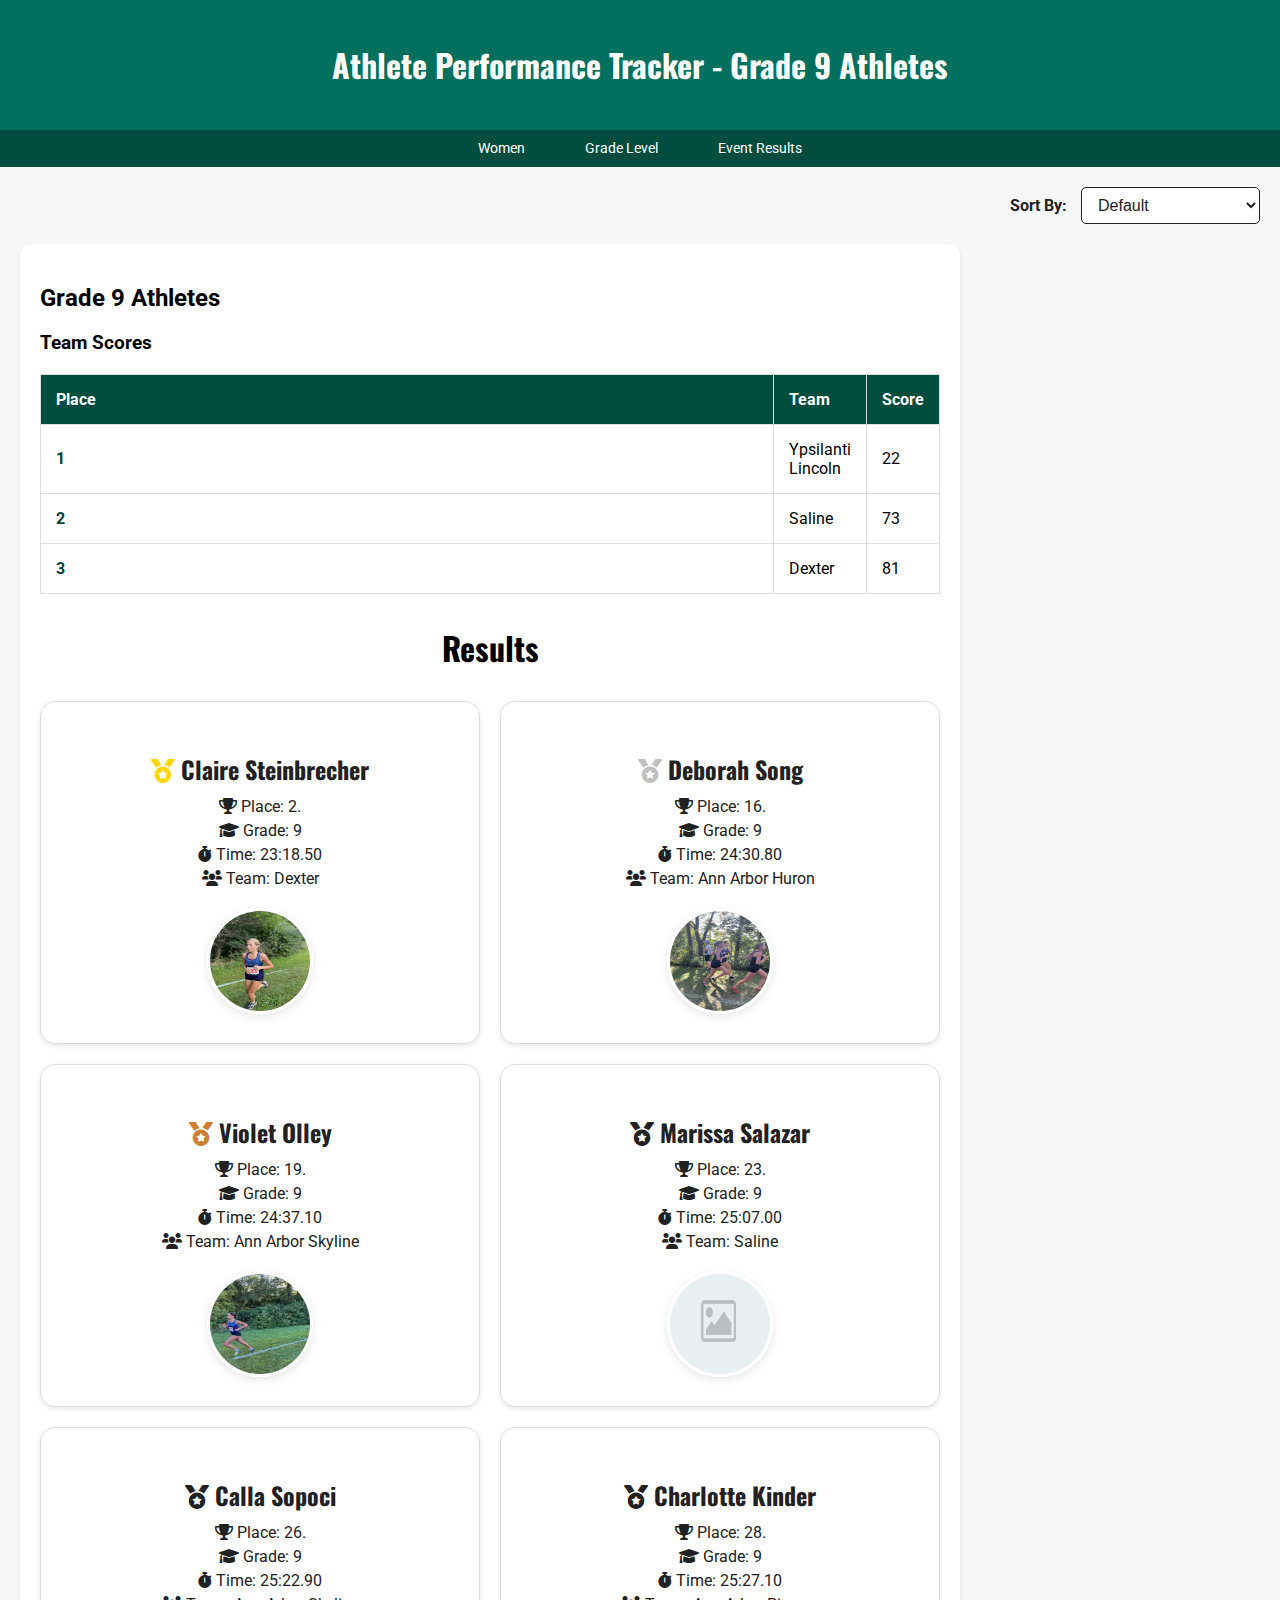
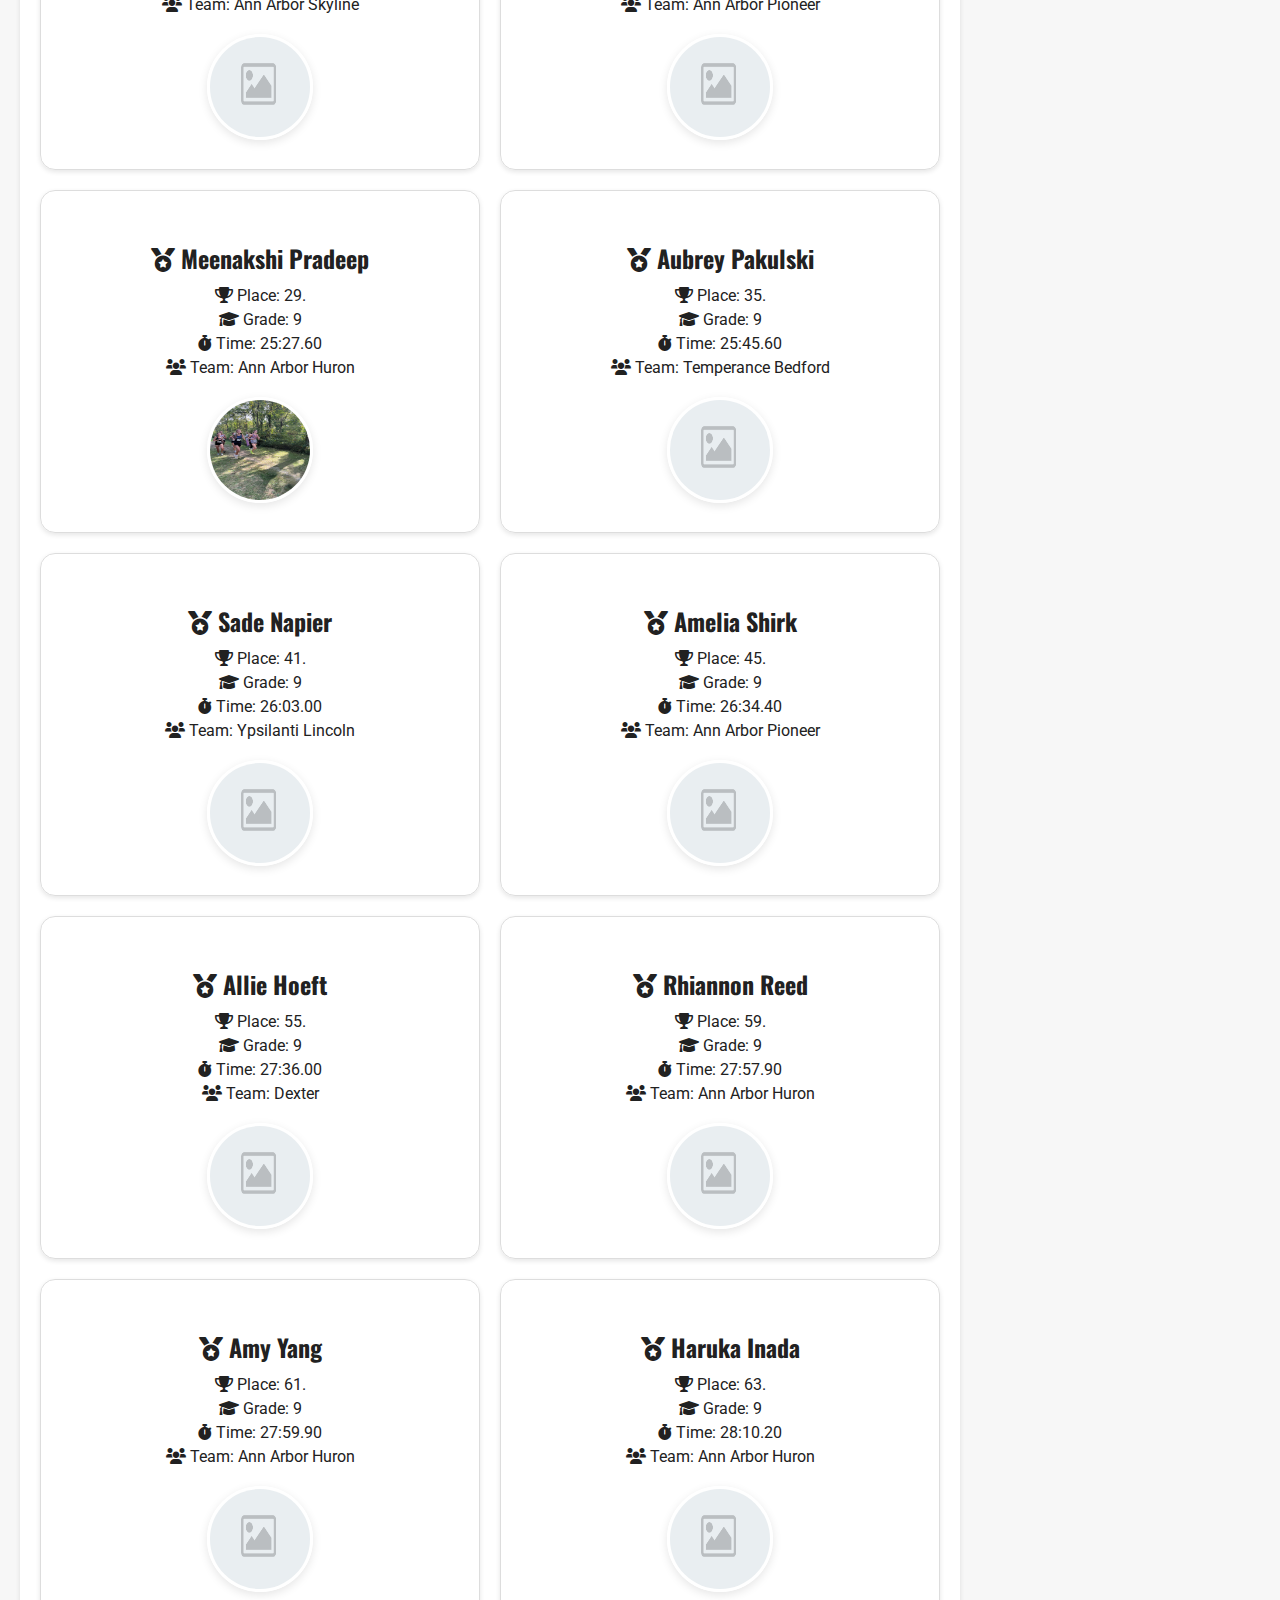
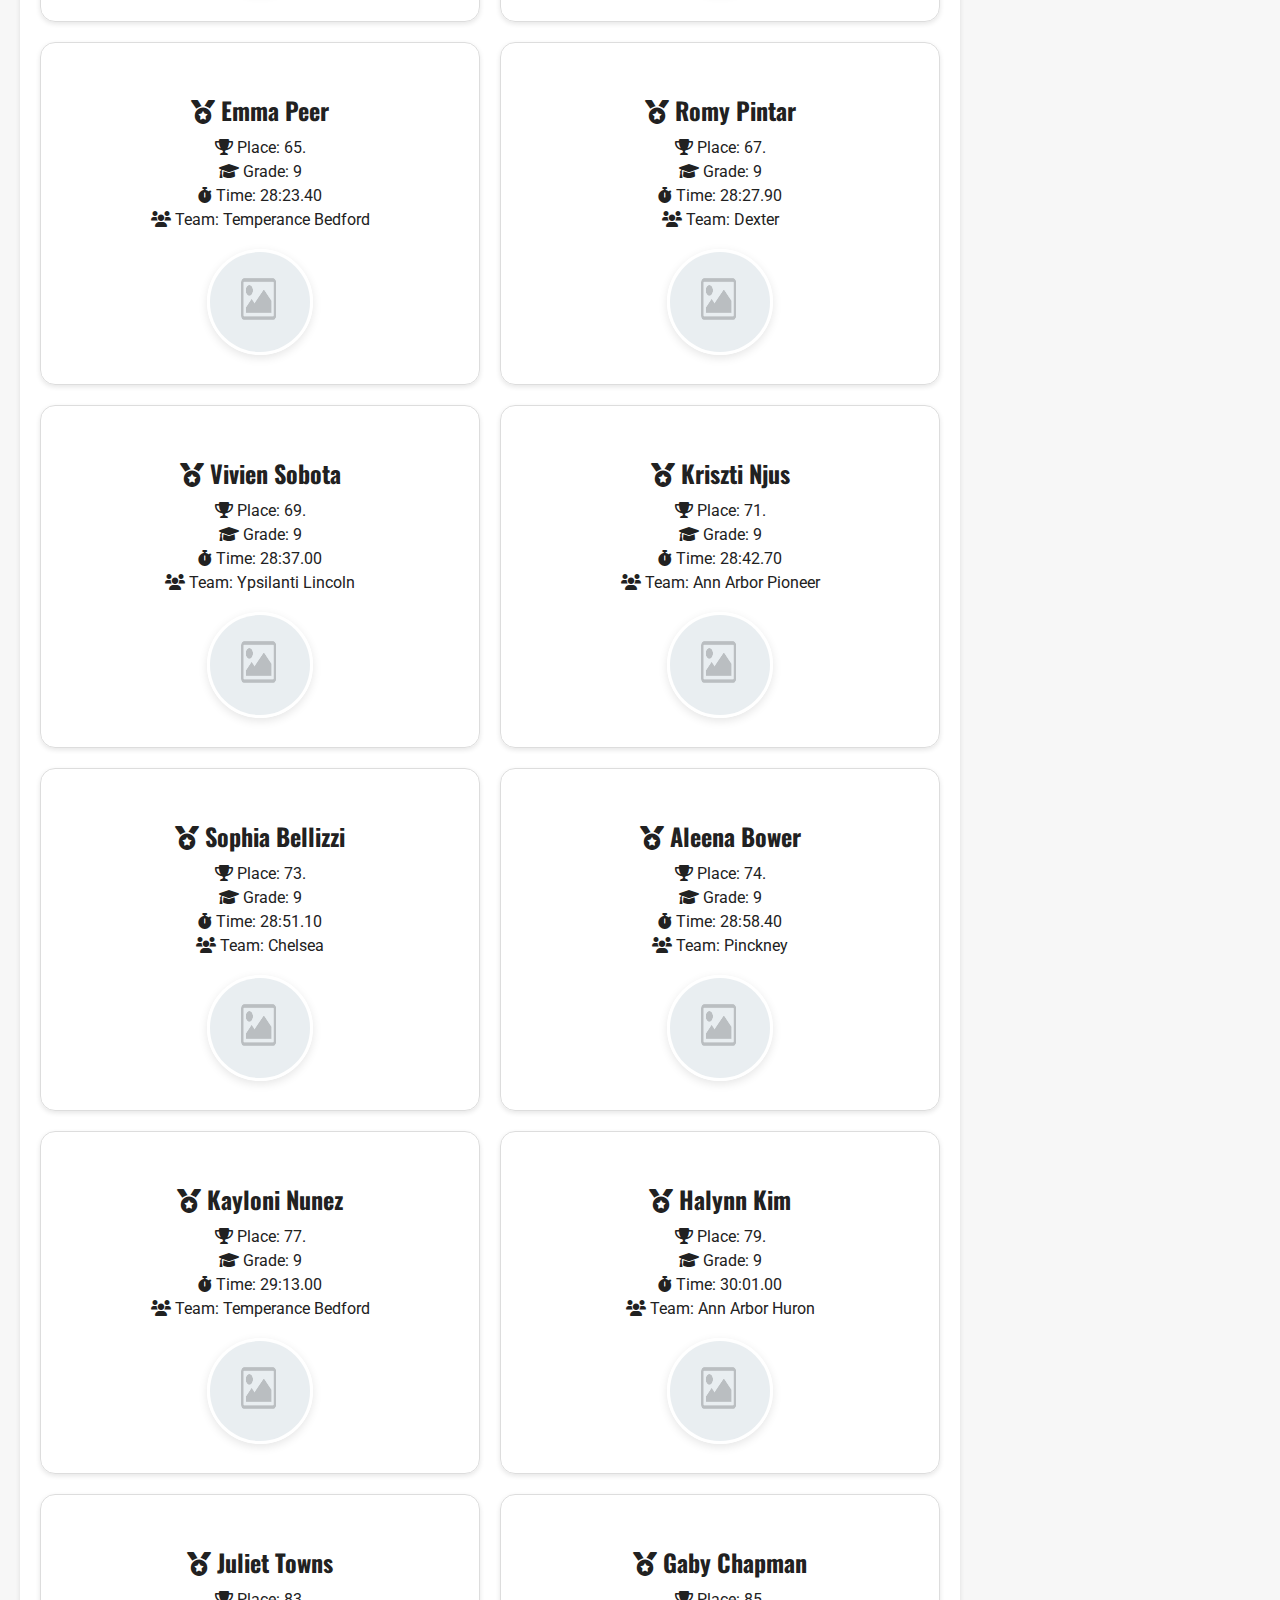
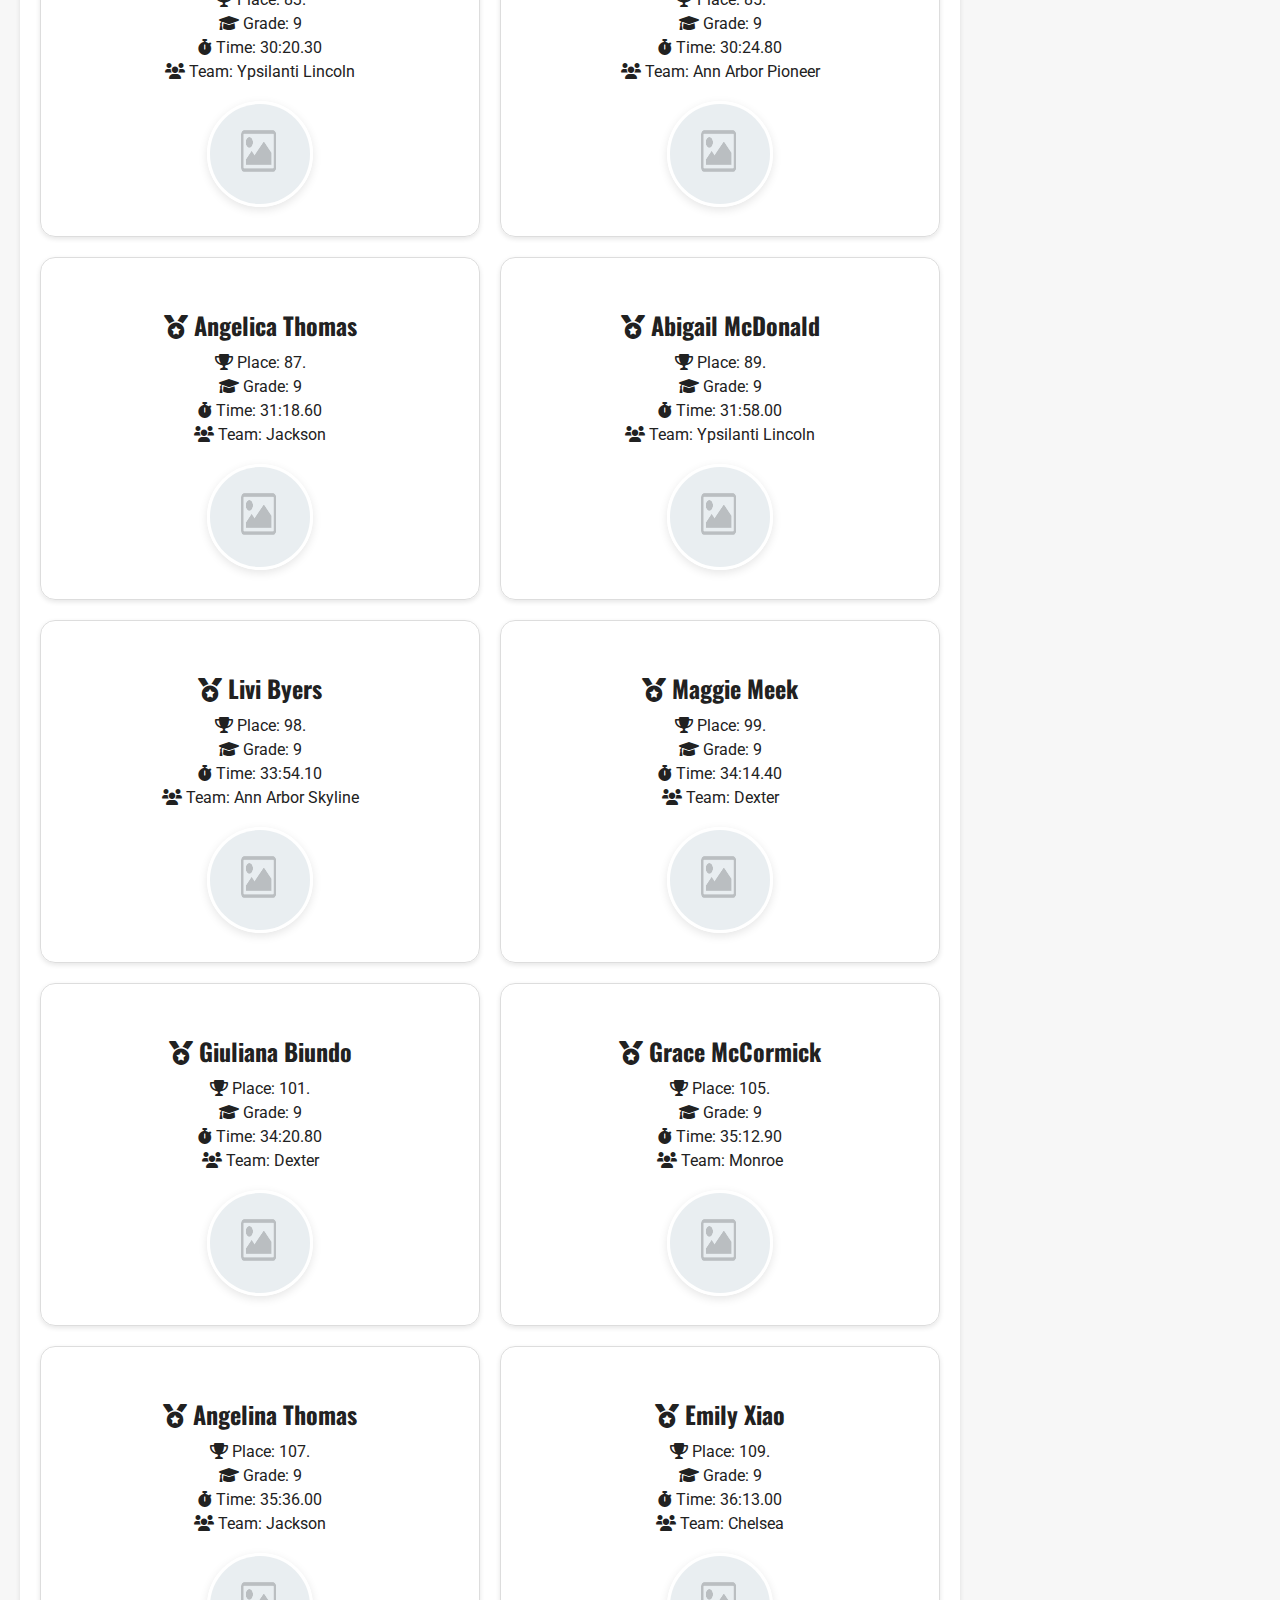
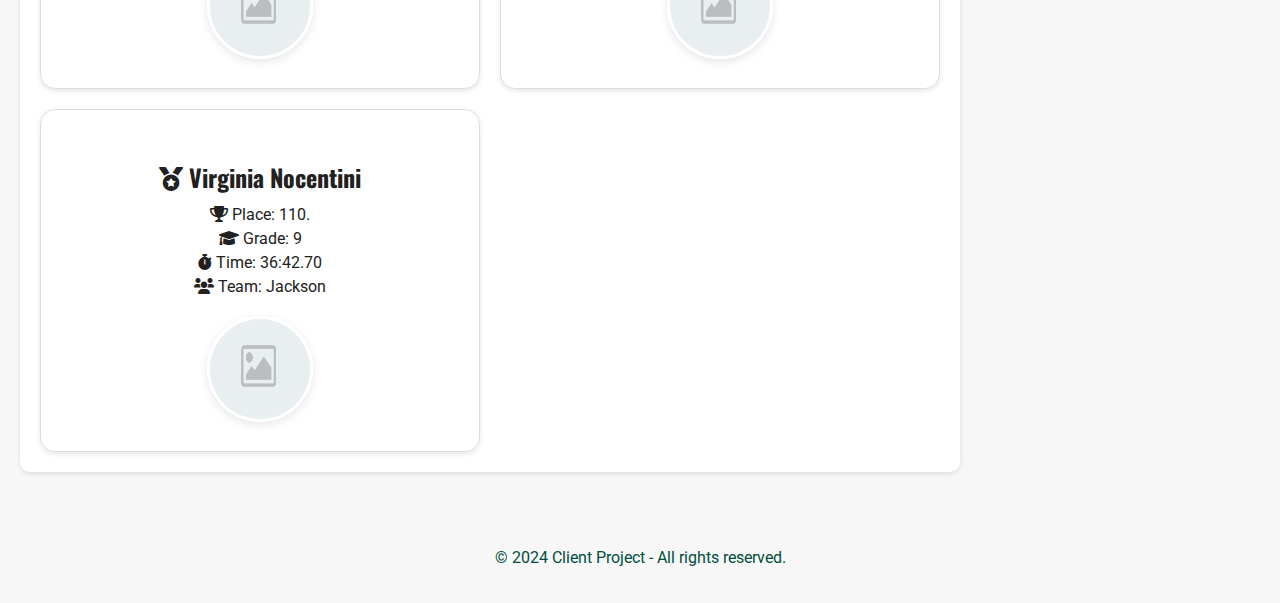
<file: grade_9.html>
<!DOCTYPE html>
    <html lang="en">
    <head>
        <meta charset="UTF-8">
        <meta http-equiv="X-UA-Compatible" content="IE=edge">
        <meta name="viewport" content="width=device-width, initial-scale=1.0">
        <link rel="stylesheet" href="https://cdnjs.cloudflare.com/ajax/libs/font-awesome/6.0.0-beta3/css/all.min.css">
        <link rel="stylesheet" type="text/css" href="css/reset.css"> 
        <link rel="stylesheet" href="css/style.css">
        <title>Grade 9 Athletes</title>
    </head>
    <body>
        <a href="#content" class="skip-link">Skip to main content</a>
        
        <header>
            <h1>Athlete Performance Tracker - Grade 9 Athletes</h1>
        </header>
        <nav>
            <span class="hamburger" aria-label="Toggle navigation menu">&#9776;</span>
            <ul>
                <li><a href="female.html">Women</a></li>
                <li class="dropdown">
                    <a href="#" aria-haspopup="true">Grade Level</a>
                    <ul class="dropdown-content">
                        <li><a href="grade_9.html">Grade 9</a></li>
                        <li><a href="grade_10.html">Grade 10</a></li>
                        <li><a href="grade_11.html">Grade 11</a></li>
                    </ul>
                </li>
                <li><a href="results.html">Event Results</a></li>
            </ul>
        </nav>
        
        <!-- Filter Options -->
        <div id="filters">
            <label for="sortFilter">Sort By:</label>
            <select id="sortFilter" aria-label="Sort Athletes">
                <option value="default">Default</option>
                <option value="time">Time</option>
                <option value="alphabetical">Alphabetical Order</option>
                <option value="team">Team</option>
            </select>
        </div>

        <main id="content">
            <section id="event-title" tabindex="0">
                <h2>Grade 9 Athletes</h2>
            </section>
            <section id="team-scores">
                <h3>Team Scores</h3>
                <table>
                    <thead>
                        <tr>
                            <th>Place</th>
                            <th>Team</th>
                            <th>Score</th>
                        </tr>
                    </thead>
                    <tbody>
    
                        <tr>
                            <td>1</td>
                            <td>Ypsilanti Lincoln</td>
                            <td>22</td>
                        </tr>
            
                        <tr>
                            <td>2</td>
                            <td>Saline</td>
                            <td>73</td>
                        </tr>
            
                        <tr>
                            <td>3</td>
                            <td>Dexter</td>
                            <td>81</td>
                        </tr>
            
                    </tbody>
                </table>
            </section>
            <section id="individual-results">
                <h2>Results</h2>
                <div id="results-container">
    
            <div class="athlete first-place" data-time="23:18.50" data-name="Claire Steinbrecher" data-team="Dexter">
                <h3><i class="fas fa-medal gold-medal"></i> Claire Steinbrecher</h3>
                <p><i class="fas fa-trophy icon"></i> Place: 2.</p>
                <p><i class="fas fa-graduation-cap icon"></i> Grade: 9</p>
                <p><i class="fas fa-stopwatch icon"></i> Time: 23:18.50</p>
                <p><i class="fas fa-users icon"></i> Team: Dexter</p>
                <img src="images/21411167.jpg" alt="Profile Picture of Claire Steinbrecher" width="150">
            </div>
        
            <div class="athlete second-place" data-time="24:30.80" data-name="Deborah Song" data-team="Ann Arbor Huron">
                <h3><i class="fas fa-medal silver-medal"></i> Deborah Song</h3>
                <p><i class="fas fa-trophy icon"></i> Place: 16.</p>
                <p><i class="fas fa-graduation-cap icon"></i> Grade: 9</p>
                <p><i class="fas fa-stopwatch icon"></i> Time: 24:30.80</p>
                <p><i class="fas fa-users icon"></i> Team: Ann Arbor Huron</p>
                <img src="images/23349764.jpg" alt="Profile Picture of Deborah Song" width="150">
            </div>
        
            <div class="athlete third-place" data-time="24:37.10" data-name="Violet Olley" data-team="Ann Arbor Skyline">
                <h3><i class="fas fa-medal bronze-medal"></i> Violet Olley</h3>
                <p><i class="fas fa-trophy icon"></i> Place: 19.</p>
                <p><i class="fas fa-graduation-cap icon"></i> Grade: 9</p>
                <p><i class="fas fa-stopwatch icon"></i> Time: 24:37.10</p>
                <p><i class="fas fa-users icon"></i> Team: Ann Arbor Skyline</p>
                <img src="images/26328683.jpg" alt="Profile Picture of Violet Olley" width="150">
            </div>
        
            <div class="athlete " data-time="25:07.00" data-name="Marissa Salazar" data-team="Saline">
                <h3><i class="fas fa-medal no-medal"></i> Marissa Salazar</h3>
                <p><i class="fas fa-trophy icon"></i> Place: 23.</p>
                <p><i class="fas fa-graduation-cap icon"></i> Grade: 9</p>
                <p><i class="fas fa-stopwatch icon"></i> Time: 25:07.00</p>
                <p><i class="fas fa-users icon"></i> Team: Saline</p>
                <img src="images/default.jpg" alt="Profile Picture of Marissa Salazar" width="150">
            </div>
        
            <div class="athlete " data-time="25:22.90" data-name="Calla Sopoci" data-team="Ann Arbor Skyline">
                <h3><i class="fas fa-medal no-medal"></i> Calla Sopoci</h3>
                <p><i class="fas fa-trophy icon"></i> Place: 26.</p>
                <p><i class="fas fa-graduation-cap icon"></i> Grade: 9</p>
                <p><i class="fas fa-stopwatch icon"></i> Time: 25:22.90</p>
                <p><i class="fas fa-users icon"></i> Team: Ann Arbor Skyline</p>
                <img src="images/default.jpg" alt="Profile Picture of Calla Sopoci" width="150">
            </div>
        
            <div class="athlete " data-time="25:27.10" data-name="Charlotte Kinder" data-team="Ann Arbor Pioneer">
                <h3><i class="fas fa-medal no-medal"></i> Charlotte Kinder</h3>
                <p><i class="fas fa-trophy icon"></i> Place: 28.</p>
                <p><i class="fas fa-graduation-cap icon"></i> Grade: 9</p>
                <p><i class="fas fa-stopwatch icon"></i> Time: 25:27.10</p>
                <p><i class="fas fa-users icon"></i> Team: Ann Arbor Pioneer</p>
                <img src="images/default.jpg" alt="Profile Picture of Charlotte Kinder" width="150">
            </div>
        
            <div class="athlete " data-time="25:27.60" data-name="Meenakshi Pradeep" data-team="Ann Arbor Huron">
                <h3><i class="fas fa-medal no-medal"></i> Meenakshi Pradeep</h3>
                <p><i class="fas fa-trophy icon"></i> Place: 29.</p>
                <p><i class="fas fa-graduation-cap icon"></i> Grade: 9</p>
                <p><i class="fas fa-stopwatch icon"></i> Time: 25:27.60</p>
                <p><i class="fas fa-users icon"></i> Team: Ann Arbor Huron</p>
                <img src="images/23349757.jpg" alt="Profile Picture of Meenakshi Pradeep" width="150">
            </div>
        
            <div class="athlete " data-time="25:45.60" data-name="Aubrey Pakulski" data-team="Temperance Bedford">
                <h3><i class="fas fa-medal no-medal"></i> Aubrey Pakulski</h3>
                <p><i class="fas fa-trophy icon"></i> Place: 35.</p>
                <p><i class="fas fa-graduation-cap icon"></i> Grade: 9</p>
                <p><i class="fas fa-stopwatch icon"></i> Time: 25:45.60</p>
                <p><i class="fas fa-users icon"></i> Team: Temperance Bedford</p>
                <img src="images/default.jpg" alt="Profile Picture of Aubrey Pakulski" width="150">
            </div>
        
            <div class="athlete " data-time="26:03.00" data-name="Sade Napier" data-team="Ypsilanti Lincoln">
                <h3><i class="fas fa-medal no-medal"></i> Sade Napier</h3>
                <p><i class="fas fa-trophy icon"></i> Place: 41.</p>
                <p><i class="fas fa-graduation-cap icon"></i> Grade: 9</p>
                <p><i class="fas fa-stopwatch icon"></i> Time: 26:03.00</p>
                <p><i class="fas fa-users icon"></i> Team: Ypsilanti Lincoln</p>
                <img src="images/default.jpg" alt="Profile Picture of Sade Napier" width="150">
            </div>
        
            <div class="athlete " data-time="26:34.40" data-name="Amelia Shirk" data-team="Ann Arbor Pioneer">
                <h3><i class="fas fa-medal no-medal"></i> Amelia Shirk</h3>
                <p><i class="fas fa-trophy icon"></i> Place: 45.</p>
                <p><i class="fas fa-graduation-cap icon"></i> Grade: 9</p>
                <p><i class="fas fa-stopwatch icon"></i> Time: 26:34.40</p>
                <p><i class="fas fa-users icon"></i> Team: Ann Arbor Pioneer</p>
                <img src="images/default.jpg" alt="Profile Picture of Amelia Shirk" width="150">
            </div>
        
            <div class="athlete " data-time="27:36.00" data-name="Allie Hoeft" data-team="Dexter">
                <h3><i class="fas fa-medal no-medal"></i> Allie Hoeft</h3>
                <p><i class="fas fa-trophy icon"></i> Place: 55.</p>
                <p><i class="fas fa-graduation-cap icon"></i> Grade: 9</p>
                <p><i class="fas fa-stopwatch icon"></i> Time: 27:36.00</p>
                <p><i class="fas fa-users icon"></i> Team: Dexter</p>
                <img src="images/default.jpg" alt="Profile Picture of Allie Hoeft" width="150">
            </div>
        
            <div class="athlete " data-time="27:57.90" data-name="Rhiannon Reed" data-team="Ann Arbor Huron">
                <h3><i class="fas fa-medal no-medal"></i> Rhiannon Reed</h3>
                <p><i class="fas fa-trophy icon"></i> Place: 59.</p>
                <p><i class="fas fa-graduation-cap icon"></i> Grade: 9</p>
                <p><i class="fas fa-stopwatch icon"></i> Time: 27:57.90</p>
                <p><i class="fas fa-users icon"></i> Team: Ann Arbor Huron</p>
                <img src="images/default.jpg" alt="Profile Picture of Rhiannon Reed" width="150">
            </div>
        
            <div class="athlete " data-time="27:59.90" data-name="Amy Yang" data-team="Ann Arbor Huron">
                <h3><i class="fas fa-medal no-medal"></i> Amy Yang</h3>
                <p><i class="fas fa-trophy icon"></i> Place: 61.</p>
                <p><i class="fas fa-graduation-cap icon"></i> Grade: 9</p>
                <p><i class="fas fa-stopwatch icon"></i> Time: 27:59.90</p>
                <p><i class="fas fa-users icon"></i> Team: Ann Arbor Huron</p>
                <img src="images/default.jpg" alt="Profile Picture of Amy Yang" width="150">
            </div>
        
            <div class="athlete " data-time="28:10.20" data-name="Haruka Inada" data-team="Ann Arbor Huron">
                <h3><i class="fas fa-medal no-medal"></i> Haruka Inada</h3>
                <p><i class="fas fa-trophy icon"></i> Place: 63.</p>
                <p><i class="fas fa-graduation-cap icon"></i> Grade: 9</p>
                <p><i class="fas fa-stopwatch icon"></i> Time: 28:10.20</p>
                <p><i class="fas fa-users icon"></i> Team: Ann Arbor Huron</p>
                <img src="images/default.jpg" alt="Profile Picture of Haruka Inada" width="150">
            </div>
        
            <div class="athlete " data-time="28:23.40" data-name="Emma Peer" data-team="Temperance Bedford">
                <h3><i class="fas fa-medal no-medal"></i> Emma Peer</h3>
                <p><i class="fas fa-trophy icon"></i> Place: 65.</p>
                <p><i class="fas fa-graduation-cap icon"></i> Grade: 9</p>
                <p><i class="fas fa-stopwatch icon"></i> Time: 28:23.40</p>
                <p><i class="fas fa-users icon"></i> Team: Temperance Bedford</p>
                <img src="images/default.jpg" alt="Profile Picture of Emma Peer" width="150">
            </div>
        
            <div class="athlete " data-time="28:27.90" data-name="Romy Pintar" data-team="Dexter">
                <h3><i class="fas fa-medal no-medal"></i> Romy Pintar</h3>
                <p><i class="fas fa-trophy icon"></i> Place: 67.</p>
                <p><i class="fas fa-graduation-cap icon"></i> Grade: 9</p>
                <p><i class="fas fa-stopwatch icon"></i> Time: 28:27.90</p>
                <p><i class="fas fa-users icon"></i> Team: Dexter</p>
                <img src="images/default.jpg" alt="Profile Picture of Romy Pintar" width="150">
            </div>
        
            <div class="athlete " data-time="28:37.00" data-name="Vivien Sobota" data-team="Ypsilanti Lincoln">
                <h3><i class="fas fa-medal no-medal"></i> Vivien Sobota</h3>
                <p><i class="fas fa-trophy icon"></i> Place: 69.</p>
                <p><i class="fas fa-graduation-cap icon"></i> Grade: 9</p>
                <p><i class="fas fa-stopwatch icon"></i> Time: 28:37.00</p>
                <p><i class="fas fa-users icon"></i> Team: Ypsilanti Lincoln</p>
                <img src="images/default.jpg" alt="Profile Picture of Vivien Sobota" width="150">
            </div>
        
            <div class="athlete " data-time="28:42.70" data-name="Kriszti Njus" data-team="Ann Arbor Pioneer">
                <h3><i class="fas fa-medal no-medal"></i> Kriszti Njus</h3>
                <p><i class="fas fa-trophy icon"></i> Place: 71.</p>
                <p><i class="fas fa-graduation-cap icon"></i> Grade: 9</p>
                <p><i class="fas fa-stopwatch icon"></i> Time: 28:42.70</p>
                <p><i class="fas fa-users icon"></i> Team: Ann Arbor Pioneer</p>
                <img src="images/default.jpg" alt="Profile Picture of Kriszti Njus" width="150">
            </div>
        
            <div class="athlete " data-time="28:51.10" data-name="Sophia Bellizzi" data-team="Chelsea">
                <h3><i class="fas fa-medal no-medal"></i> Sophia Bellizzi</h3>
                <p><i class="fas fa-trophy icon"></i> Place: 73.</p>
                <p><i class="fas fa-graduation-cap icon"></i> Grade: 9</p>
                <p><i class="fas fa-stopwatch icon"></i> Time: 28:51.10</p>
                <p><i class="fas fa-users icon"></i> Team: Chelsea</p>
                <img src="images/default.jpg" alt="Profile Picture of Sophia Bellizzi" width="150">
            </div>
        
            <div class="athlete " data-time="28:58.40" data-name="Aleena Bower" data-team="Pinckney">
                <h3><i class="fas fa-medal no-medal"></i> Aleena Bower</h3>
                <p><i class="fas fa-trophy icon"></i> Place: 74.</p>
                <p><i class="fas fa-graduation-cap icon"></i> Grade: 9</p>
                <p><i class="fas fa-stopwatch icon"></i> Time: 28:58.40</p>
                <p><i class="fas fa-users icon"></i> Team: Pinckney</p>
                <img src="images/default.jpg" alt="Profile Picture of Aleena Bower" width="150">
            </div>
        
            <div class="athlete " data-time="29:13.00" data-name="Kayloni Nunez" data-team="Temperance Bedford">
                <h3><i class="fas fa-medal no-medal"></i> Kayloni Nunez</h3>
                <p><i class="fas fa-trophy icon"></i> Place: 77.</p>
                <p><i class="fas fa-graduation-cap icon"></i> Grade: 9</p>
                <p><i class="fas fa-stopwatch icon"></i> Time: 29:13.00</p>
                <p><i class="fas fa-users icon"></i> Team: Temperance Bedford</p>
                <img src="images/default.jpg" alt="Profile Picture of Kayloni Nunez" width="150">
            </div>
        
            <div class="athlete " data-time="30:01.00" data-name="Halynn Kim" data-team="Ann Arbor Huron">
                <h3><i class="fas fa-medal no-medal"></i> Halynn Kim</h3>
                <p><i class="fas fa-trophy icon"></i> Place: 79.</p>
                <p><i class="fas fa-graduation-cap icon"></i> Grade: 9</p>
                <p><i class="fas fa-stopwatch icon"></i> Time: 30:01.00</p>
                <p><i class="fas fa-users icon"></i> Team: Ann Arbor Huron</p>
                <img src="images/default.jpg" alt="Profile Picture of Halynn Kim" width="150">
            </div>
        
            <div class="athlete " data-time="30:20.30" data-name="Juliet Towns" data-team="Ypsilanti Lincoln">
                <h3><i class="fas fa-medal no-medal"></i> Juliet Towns</h3>
                <p><i class="fas fa-trophy icon"></i> Place: 83.</p>
                <p><i class="fas fa-graduation-cap icon"></i> Grade: 9</p>
                <p><i class="fas fa-stopwatch icon"></i> Time: 30:20.30</p>
                <p><i class="fas fa-users icon"></i> Team: Ypsilanti Lincoln</p>
                <img src="images/default.jpg" alt="Profile Picture of Juliet Towns" width="150">
            </div>
        
            <div class="athlete " data-time="30:24.80" data-name="Gaby Chapman" data-team="Ann Arbor Pioneer">
                <h3><i class="fas fa-medal no-medal"></i> Gaby Chapman</h3>
                <p><i class="fas fa-trophy icon"></i> Place: 85.</p>
                <p><i class="fas fa-graduation-cap icon"></i> Grade: 9</p>
                <p><i class="fas fa-stopwatch icon"></i> Time: 30:24.80</p>
                <p><i class="fas fa-users icon"></i> Team: Ann Arbor Pioneer</p>
                <img src="images/default.jpg" alt="Profile Picture of Gaby Chapman" width="150">
            </div>
        
            <div class="athlete " data-time="31:18.60" data-name="Angelica Thomas" data-team="Jackson">
                <h3><i class="fas fa-medal no-medal"></i> Angelica Thomas</h3>
                <p><i class="fas fa-trophy icon"></i> Place: 87.</p>
                <p><i class="fas fa-graduation-cap icon"></i> Grade: 9</p>
                <p><i class="fas fa-stopwatch icon"></i> Time: 31:18.60</p>
                <p><i class="fas fa-users icon"></i> Team: Jackson</p>
                <img src="images/default.jpg" alt="Profile Picture of Angelica Thomas" width="150">
            </div>
        
            <div class="athlete " data-time="31:58.00" data-name="Abigail McDonald" data-team="Ypsilanti Lincoln">
                <h3><i class="fas fa-medal no-medal"></i> Abigail McDonald</h3>
                <p><i class="fas fa-trophy icon"></i> Place: 89.</p>
                <p><i class="fas fa-graduation-cap icon"></i> Grade: 9</p>
                <p><i class="fas fa-stopwatch icon"></i> Time: 31:58.00</p>
                <p><i class="fas fa-users icon"></i> Team: Ypsilanti Lincoln</p>
                <img src="images/default.jpg" alt="Profile Picture of Abigail McDonald" width="150">
            </div>
        
            <div class="athlete " data-time="33:54.10" data-name="Livi Byers" data-team="Ann Arbor Skyline">
                <h3><i class="fas fa-medal no-medal"></i> Livi Byers</h3>
                <p><i class="fas fa-trophy icon"></i> Place: 98.</p>
                <p><i class="fas fa-graduation-cap icon"></i> Grade: 9</p>
                <p><i class="fas fa-stopwatch icon"></i> Time: 33:54.10</p>
                <p><i class="fas fa-users icon"></i> Team: Ann Arbor Skyline</p>
                <img src="images/default.jpg" alt="Profile Picture of Livi Byers" width="150">
            </div>
        
            <div class="athlete " data-time="34:14.40" data-name="Maggie Meek" data-team="Dexter">
                <h3><i class="fas fa-medal no-medal"></i> Maggie Meek</h3>
                <p><i class="fas fa-trophy icon"></i> Place: 99.</p>
                <p><i class="fas fa-graduation-cap icon"></i> Grade: 9</p>
                <p><i class="fas fa-stopwatch icon"></i> Time: 34:14.40</p>
                <p><i class="fas fa-users icon"></i> Team: Dexter</p>
                <img src="images/default.jpg" alt="Profile Picture of Maggie Meek" width="150">
            </div>
        
            <div class="athlete " data-time="34:20.80" data-name="Giuliana Biundo" data-team="Dexter">
                <h3><i class="fas fa-medal no-medal"></i> Giuliana Biundo</h3>
                <p><i class="fas fa-trophy icon"></i> Place: 101.</p>
                <p><i class="fas fa-graduation-cap icon"></i> Grade: 9</p>
                <p><i class="fas fa-stopwatch icon"></i> Time: 34:20.80</p>
                <p><i class="fas fa-users icon"></i> Team: Dexter</p>
                <img src="images/default.jpg" alt="Profile Picture of Giuliana Biundo" width="150">
            </div>
        
            <div class="athlete " data-time="35:12.90" data-name="Grace McCormick" data-team="Monroe">
                <h3><i class="fas fa-medal no-medal"></i> Grace McCormick</h3>
                <p><i class="fas fa-trophy icon"></i> Place: 105.</p>
                <p><i class="fas fa-graduation-cap icon"></i> Grade: 9</p>
                <p><i class="fas fa-stopwatch icon"></i> Time: 35:12.90</p>
                <p><i class="fas fa-users icon"></i> Team: Monroe</p>
                <img src="images/default.jpg" alt="Profile Picture of Grace McCormick" width="150">
            </div>
        
            <div class="athlete " data-time="35:36.00" data-name="Angelina Thomas" data-team="Jackson">
                <h3><i class="fas fa-medal no-medal"></i> Angelina Thomas</h3>
                <p><i class="fas fa-trophy icon"></i> Place: 107.</p>
                <p><i class="fas fa-graduation-cap icon"></i> Grade: 9</p>
                <p><i class="fas fa-stopwatch icon"></i> Time: 35:36.00</p>
                <p><i class="fas fa-users icon"></i> Team: Jackson</p>
                <img src="images/default.jpg" alt="Profile Picture of Angelina Thomas" width="150">
            </div>
        
            <div class="athlete " data-time="36:13.00" data-name="Emily Xiao" data-team="Chelsea">
                <h3><i class="fas fa-medal no-medal"></i> Emily Xiao</h3>
                <p><i class="fas fa-trophy icon"></i> Place: 109.</p>
                <p><i class="fas fa-graduation-cap icon"></i> Grade: 9</p>
                <p><i class="fas fa-stopwatch icon"></i> Time: 36:13.00</p>
                <p><i class="fas fa-users icon"></i> Team: Chelsea</p>
                <img src="images/default.jpg" alt="Profile Picture of Emily Xiao" width="150">
            </div>
        
            <div class="athlete " data-time="36:42.70" data-name="Virginia Nocentini" data-team="Jackson">
                <h3><i class="fas fa-medal no-medal"></i> Virginia Nocentini</h3>
                <p><i class="fas fa-trophy icon"></i> Place: 110.</p>
                <p><i class="fas fa-graduation-cap icon"></i> Grade: 9</p>
                <p><i class="fas fa-stopwatch icon"></i> Time: 36:42.70</p>
                <p><i class="fas fa-users icon"></i> Team: Jackson</p>
                <img src="images/default.jpg" alt="Profile Picture of Virginia Nocentini" width="150">
            </div>
        
                </div>
            </section>

            <!-- Back to Top Button -->
            <button id="backToTop" class="back-to-top">Top</button>
        
        </main>
        <footer id="main-footer">
            <p>&copy; 2024 Client Project - All rights reserved.</p>
        </footer>

        <!-- Link to External JavaScript File -->
        <script src="js/script.js"></script>
    </body>
    </html>
</file>
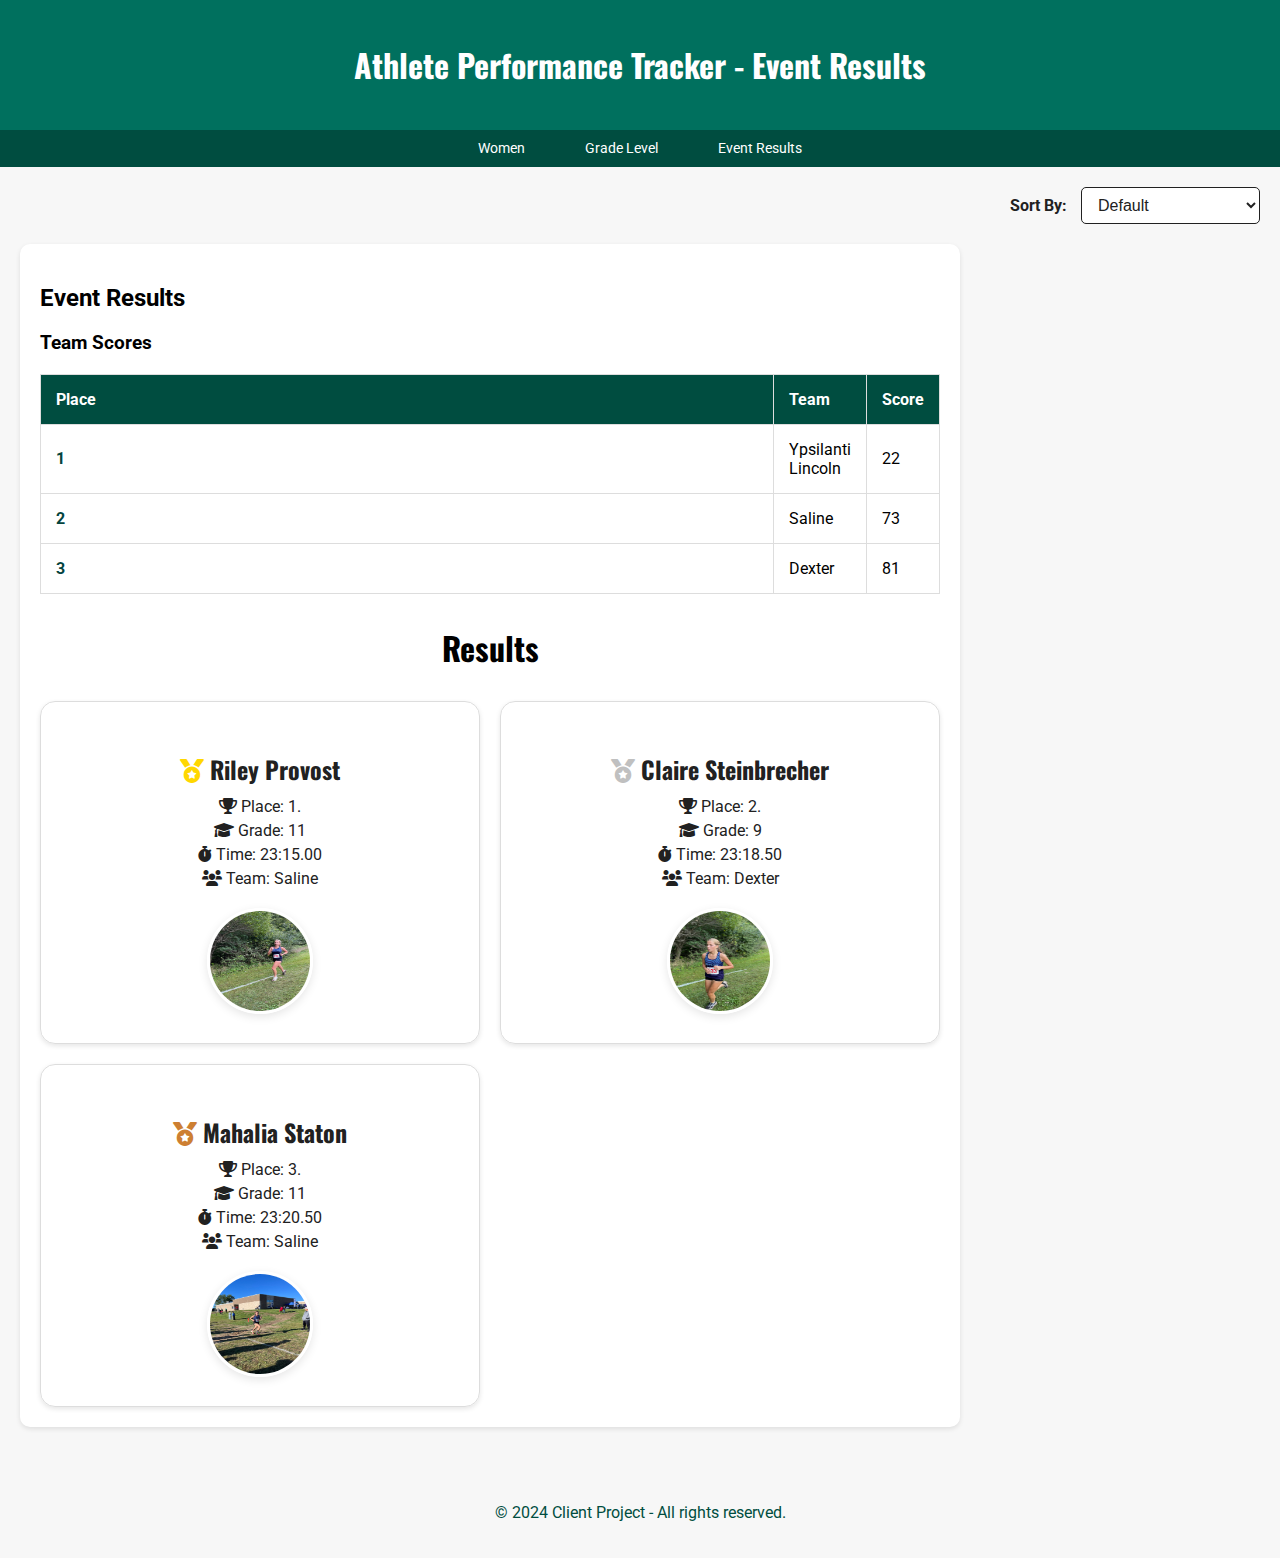
<file: results.html>
<!DOCTYPE html>
    <html lang="en">
    <head>
        <meta charset="UTF-8">
        <meta http-equiv="X-UA-Compatible" content="IE=edge">
        <meta name="viewport" content="width=device-width, initial-scale=1.0">
        <link rel="stylesheet" href="https://cdnjs.cloudflare.com/ajax/libs/font-awesome/6.0.0-beta3/css/all.min.css">
        <link rel="stylesheet" type="text/css" href="css/reset.css"> 
        <link rel="stylesheet" href="css/style.css">
        <title>Event Results</title>
    </head>
    <body>
        <a href="#content" class="skip-link">Skip to main content</a>
        
        <header>
            <h1>Athlete Performance Tracker - Event Results</h1>
        </header>
        <nav>
            <span class="hamburger" aria-label="Toggle navigation menu">&#9776;</span>
            <ul>
                <li><a href="female.html">Women</a></li>
                <li class="dropdown">
                    <a href="#" aria-haspopup="true">Grade Level</a>
                    <ul class="dropdown-content">
                        <li><a href="grade_9.html">Grade 9</a></li>
                        <li><a href="grade_10.html">Grade 10</a></li>
                        <li><a href="grade_11.html">Grade 11</a></li>
                    </ul>
                </li>
                <li><a href="results.html">Event Results</a></li>
            </ul>
        </nav>
        
        <!-- Filter Options -->
        <div id="filters">
            <label for="sortFilter">Sort By:</label>
            <select id="sortFilter" aria-label="Sort Athletes">
                <option value="default">Default</option>
                <option value="time">Time</option>
                <option value="alphabetical">Alphabetical Order</option>
                <option value="team">Team</option>
            </select>
        </div>

        <main id="content">
            <section id="event-title" tabindex="0">
                <h2>Event Results</h2>
            </section>
            <section id="team-scores">
                <h3>Team Scores</h3>
                <table>
                    <thead>
                        <tr>
                            <th>Place</th>
                            <th>Team</th>
                            <th>Score</th>
                        </tr>
                    </thead>
                    <tbody>
    
                        <tr>
                            <td>1</td>
                            <td>Ypsilanti Lincoln</td>
                            <td>22</td>
                        </tr>
            
                        <tr>
                            <td>2</td>
                            <td>Saline</td>
                            <td>73</td>
                        </tr>
            
                        <tr>
                            <td>3</td>
                            <td>Dexter</td>
                            <td>81</td>
                        </tr>
            
                    </tbody>
                </table>
            </section>
            <section id="individual-results">
                <h2>Results</h2>
                <div id="results-container">
    
            <div class="athlete first-place" data-time="23:15.00" data-name="Riley Provost" data-team="Saline">
                <h3><i class="fas fa-medal gold-medal"></i> Riley Provost</h3>
                <p><i class="fas fa-trophy icon"></i> Place: 1.</p>
                <p><i class="fas fa-graduation-cap icon"></i> Grade: 11</p>
                <p><i class="fas fa-stopwatch icon"></i> Time: 23:15.00</p>
                <p><i class="fas fa-users icon"></i> Team: Saline</p>
                <img src="images/14164024.jpg" alt="Profile Picture of Riley Provost" width="150">
            </div>
        
            <div class="athlete second-place" data-time="23:18.50" data-name="Claire Steinbrecher" data-team="Dexter">
                <h3><i class="fas fa-medal silver-medal"></i> Claire Steinbrecher</h3>
                <p><i class="fas fa-trophy icon"></i> Place: 2.</p>
                <p><i class="fas fa-graduation-cap icon"></i> Grade: 9</p>
                <p><i class="fas fa-stopwatch icon"></i> Time: 23:18.50</p>
                <p><i class="fas fa-users icon"></i> Team: Dexter</p>
                <img src="images/21411167.jpg" alt="Profile Picture of Claire Steinbrecher" width="150">
            </div>
        
            <div class="athlete third-place" data-time="23:20.50" data-name="Mahalia Staton" data-team="Saline">
                <h3><i class="fas fa-medal bronze-medal"></i> Mahalia Staton</h3>
                <p><i class="fas fa-trophy icon"></i> Place: 3.</p>
                <p><i class="fas fa-graduation-cap icon"></i> Grade: 11</p>
                <p><i class="fas fa-stopwatch icon"></i> Time: 23:20.50</p>
                <p><i class="fas fa-users icon"></i> Team: Saline</p>
                <img src="images/22262892.jpg" alt="Profile Picture of Mahalia Staton" width="150">
            </div>
        
                </div>
            </section>

            <!-- Back to Top Button -->
            <button id="backToTop" class="back-to-top">Top</button>
        
        </main>
        <footer id="main-footer">
            <p>&copy; 2024 Client Project - All rights reserved.</p>
        </footer>

        <!-- Link to External JavaScript File -->
        <script src="js/script.js"></script>
    </body>
    </html>
</file>
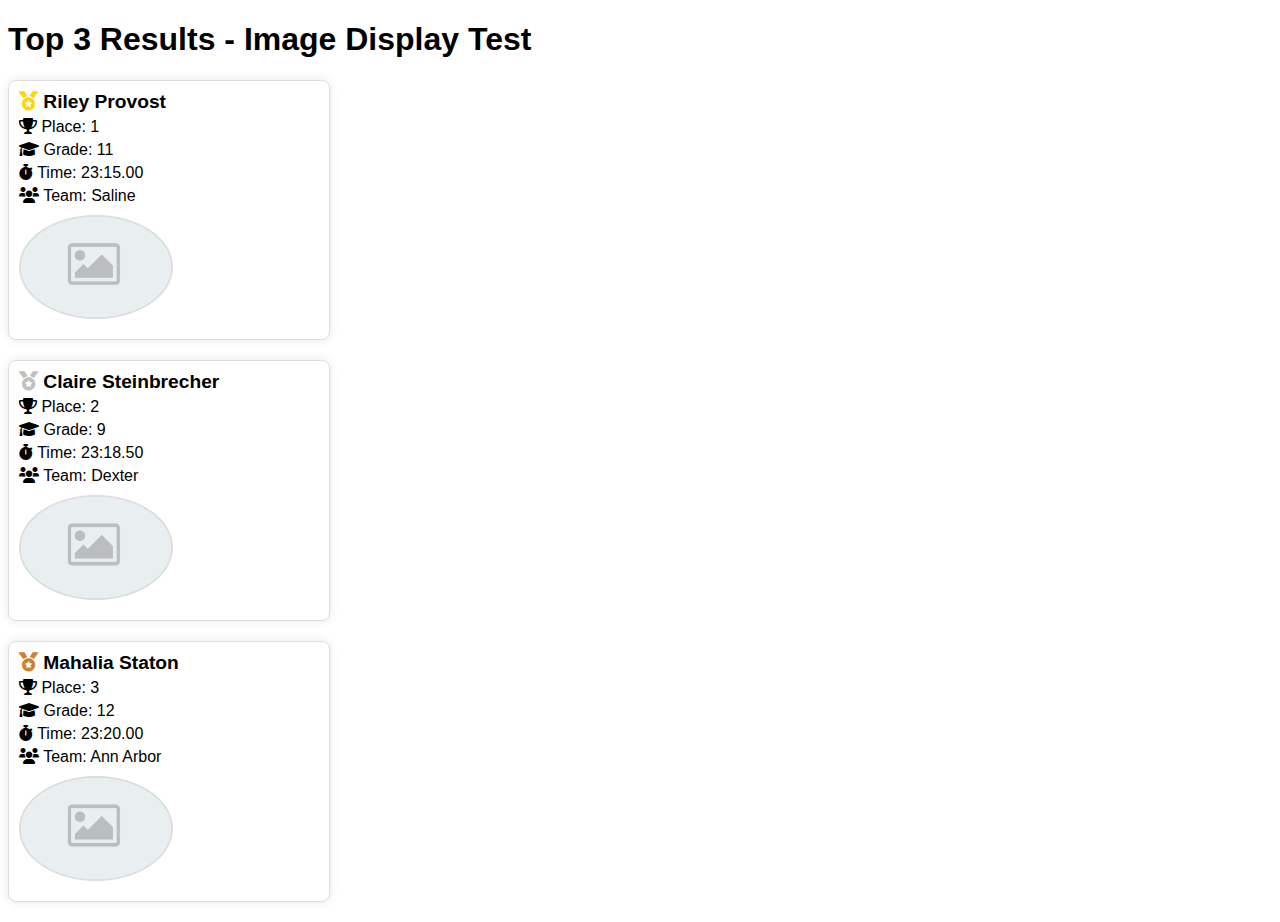
<file: test_images.html>
<!DOCTYPE html>
<html lang="en">
<head>
    <meta charset="UTF-8">
    <meta http-equiv="X-UA-Compatible" content="IE=edge">
    <meta name="viewport" content="width=device-width, initial-scale=1.0">
    <link rel="stylesheet" href="https://cdnjs.cloudflare.com/ajax/libs/font-awesome/6.0.0-beta3/css/all.min.css">
    <title>Image Display Test</title>
    <style>
        body {
            font-family: Arial, sans-serif;
        }
        .athlete {
            border: 1px solid #ddd;
            padding: 10px;
            margin-bottom: 20px;
            width: 300px;
            box-shadow: 0px 0px 10px rgba(0,0,0,0.1);
            border-radius: 8px;
        }
        .athlete img {
            display: block;
            margin: 10px 0;
            width: 150px;
            height: auto;
            border-radius: 50%;
            border: 2px solid #ddd;
        }
        .athlete h3 {
            margin: 0;
            font-size: 1.2em;
        }
        .athlete p {
            margin: 5px 0;
        }
    </style>
</head>
<body>
    <h1>Top 3 Results - Image Display Test</h1>

    <div class="athlete first-place">
        <h3><i class="fas fa-medal" style="color: gold;"></i> Riley Provost</h3>
        <p><i class="fas fa-trophy icon"></i> Place: 1</p>
        <p><i class="fas fa-graduation-cap icon"></i> Grade: 11</p>
        <p><i class="fas fa-stopwatch icon"></i> Time: 23:15.00</p>
        <p><i class="fas fa-users icon"></i> Team: Saline</p>
        <img src="images/default.jpg" alt="Profile Picture of Riley Provost" width="150">
    </div>

    <div class="athlete second-place">
        <h3><i class="fas fa-medal" style="color: silver;"></i> Claire Steinbrecher</h3>
        <p><i class="fas fa-trophy icon"></i> Place: 2</p>
        <p><i class="fas fa-graduation-cap icon"></i> Grade: 9</p>
        <p><i class="fas fa-stopwatch icon"></i> Time: 23:18.50</p>
        <p><i class="fas fa-users icon"></i> Team: Dexter</p>
        <img src="images/default.jpg" alt="Profile Picture of Claire Steinbrecher" width="150">
    </div>

    <div class="athlete third-place">
        <h3><i class="fas fa-medal" style="color: #CD7F32;"></i> Mahalia Staton</h3>
        <p><i class="fas fa-trophy icon"></i> Place: 3</p>
        <p><i class="fas fa-graduation-cap icon"></i> Grade: 12</p>
        <p><i class="fas fa-stopwatch icon"></i> Time: 23:20.00</p>
        <p><i class="fas fa-users icon"></i> Team: Ann Arbor</p>
        <img src="images/default.jpg" alt="Profile Picture of Mahalia Staton" width="150">
    </div>
</body>
</html>
</file>
<file: css/style.css>
/* Import Google Fonts and Font Awesome */
@import url('https://cdnjs.cloudflare.com/ajax/libs/font-awesome/6.0.0-beta3/css/all.min.css');
@import url('https://fonts.googleapis.com/css2?family=Roboto:wght@400;700&family=Oswald:wght@400;500&display=swap');

/* Focus Styles for Accessibility */
:focus {
  outline: 3px solid var(--focus-color); /* Focus indicator for keyboard navigation */
  outline-offset: 2px;
}

/* Skip Link Styling */
.skip-link {
  position: absolute;
  top: -40px;
  left: 10px;
  background-color: var(--focus-color);
  color: #000;
  padding: 8px;
  text-decoration: none;
  font-weight: bold;
  z-index: 1000;
  transition: top 0.3s;
}

.skip-link:focus {
  top: 10px; /* Bring skip link into view when focused */
}

/* Light mode variables */
:root {
  --bg-color: #F7F7F7;
  --text-color: #212121;
  --header-bg: #00705e;
  --header-text-color: #ffffff;
  --heading-color: #ffffff;
  --nav-bg: #004D40;
  --nav-text-color: white;
  --athlete-bg: #ffffff;
  --athlete-text-color: #212121;
  --first-place-bg: #FFF7D1;
  --second-place-bg: #F1F1F1;
  --third-place-bg: #F2E0D1;
}

/* Dark mode variables */
@media (prefers-color-scheme: dark) {
  :root {
    --bg-color: #1A1A1A;
    --text-color: #E0E0E0;
    --header-bg: #2E2E2E;
    --header-text-color: #FFFFFF;
    --heading-color: #ffffff;
    --nav-bg: #2E2E2E;
    --nav-text-color: #FFFFFF;
    --athlete-bg: #333333;
    --athlete-text-color: #FFFFFF;
    --first-place-bg: #555555;
    --second-place-bg: #444444;
    --third-place-bg: #3A3A3A;
    --table-header-bg: #555555;
    --table-row-bg: #3A3A3A;
    --table-hover-bg: #4E4E4E;
    --table-border-color: #666666;
  }

  /* General Dark Background */
  body {
    background-color: var(--bg-color);
    color: var(--text-color);
  }

  /* Header Styling */
  header {
    background-color: var(--header-bg);
    color: var(--header-text-color);
  }

  /* Footer Styling */
  footer {
    background-color: var(--header-bg);
    color: #FFFFFF;
    text-align: center;
    padding: 20px;
    margin-top: 40px;
    font-size: 1rem;
  }

  h2, h3 {
    color: black;
  }

  /* Table Background and Text */
  table {
    background-color: var(--table-row-bg);
    color: #FFFFFF;
    border-collapse: collapse;
    width: 100%;
  }

  th {
    background-color: #282929;
    color: #FFFFFF;
    padding: 10px;
    font-weight: bold;
  }

  td {
    padding: 10px;
    color: var(--text-color);
  }

  /* Row Styling for Readability */
  tr:nth-child(even) {
    background-color: #2C2C2C;
  }

  tr:nth-child(odd) {
    background-color: var(--table-row-bg);
  }

  /* Highlight Rows for Top Places */
  tr:nth-child(1) td {
    background-color: #dfdfdf;
    color: #000;
  }

  tr:nth-child(2) td {
    background-color: #C0C0C0;
    color: #000;
  }

  tr:nth-child(3) td {
    background-color: #b1b1b1;
    color: #000;
  }

  /* Optional: Add a Border for Clarity */
  table, th, td {
    border: 1px solid var(--table-border-color);
  }

  /* Athlete Cards Dark Mode */
  .athlete {
    background-color: var(--athlete-bg);
    color: var(--athlete-text-color);
    border: 1px solid var(--table-border-color);
  }

  .athlete:hover {
    transform: translateY(-5px);
    box-shadow: 0 8px 20px rgba(0, 77, 64, 0.3);
    border: 1px solid #004D40;
  }

  /* Sort By Dropdown Dark Mode */
  #filters label,
  #sortFilter {
    color: var(--text-color);
  }

  #sortFilter {
    background-color: #333;
    border-color: #555;
    color: #eaeaea;
  }

  #sortFilter:hover {
    background-color: #444;
    border-color: #666;
  }

  body footer {
    background-color: var(--header-bg);
    color: #FFFFFF;
    text-align: center;
    padding: 20px;
    margin-top: 40px;
    font-size: 1rem;
  }
  .skip-link {
    color: #fffefe;
  }
}

/* High Contrast Mode */
@media (prefers-contrast: more) {
  :root {
    --bg-color: #000000;
    --text-color: #FFFF00;
    --header-bg: #000000;
    --header-text-color: #FFFF00;
    --heading-color: #FFFF00;
    --nav-bg: #000000;
    --nav-text-color: #FFFF00;
    --athlete-bg: #000000;
    --athlete-text-color: #FFFF00;
    --first-place-bg: #C0C0C0;
    --second-place-bg: #C0C0C0;
    --third-place-bg: #C0C0C0;
    --table-header-bg: #000000;
    --table-row-bg: #333333;
    --table-hover-bg: #444444;
    --table-border-color: #FFFF00;
  }

  body {
    background-color: var(--bg-color);
    color: var(--text-color);
  }

  header {
    background-color: var(--header-bg);
    color: var(--header-text-color);
    padding: 20px;
    text-align: center;
  }

  header h1 {
    color: var(--heading-color);
  }

  h2, h3 {
    color: #000;
  }

  nav {
    background-color: var(--nav-bg);
  }

  nav ul li a {
    color: var(--nav-text-color);
  }

  nav ul li a:hover {
    background-color: var(--text-color);
    color: var(--bg-color);
  }

  /* Athlete Cards in High Contrast Mode */
  .athlete {
    background-color: var(--athlete-bg);
    color: var(--athlete-text-color);
    border: 1px solid var(--table-border-color);
  }

  .athlete:hover {
    transform: translateY(-5px);
    box-shadow: 0 8px 20px rgba(255, 255, 0, 0.5);
    border: 1px solid var(--table-border-color);
  }

  /* Team Scores Table in High Contrast Mode */
  #team-scores table {
    border-color: var(--table-border-color);
  }

  th, td {
    color: var(--text-color);
    border: 1px solid var(--table-border-color);
  }

  tr:nth-child(even) {
    background-color: #333333;
  }

  tr:nth-child(odd) {
    background-color: var(--table-row-bg);
  }

  tr:nth-child(1) td {
    background-color: black;
    color: #e6eb48;
  }

  tr:nth-child(2) td {
    background-color: black;
    color: #e6eb48;
  }

  tr:nth-child(3) td {
    background-color: black;
    color: #e6eb48;
  }

  /* Sort By Dropdown in High Contrast Mode */
  #sortFilter {
    background-color: var(--bg-color);
    border-color: var(--table-border-color);
    color: var(--text-color);
  }

  #sortFilter:hover {
    background-color: #FFFF00;
    color: #000;
    border-color: #FFFF00;
  }

  /* Footer in High Contrast Mode */
  footer {
    background-color: var(--header-bg);
    color: var(--text-color);
    text-align: center;
    padding: 20px;
    margin-top: 40px;
    font-size: 1rem;
  }

  body footer {
    background-color: var(--header-bg);
    color: #FFFFFF;
    text-align: center;
    padding: 20px;
    margin-top: 40px;
    font-size: 1rem;
  }

  .skip-link {
    position: absolute;
    top: -40px;
    left: 10px;
    background-color: var(--focus-color);
    color: #ddea54;
    padding: 8px;
    text-decoration: none;
    font-weight: bold;
    z-index: 1000;
    transition: top 0.3s;
  }
}

/* General styling */
body {
  background-color: var(--bg-color);
  color: black;
  font-family: 'Roboto', sans-serif;
  margin: 0;
  padding: 0;
}

header {
  text-align: center;
  padding: 20px;
  background-color: var(--header-bg);
  color: var(--header-text-color);
  box-shadow: 0 4px 6px rgba(0, 0, 0, 0.1);
}

header h1 {
  font-size: clamp(2rem, 2.5vw, 3rem);
  font-family: 'Oswald', sans-serif;
  font-weight: 700;
  color: var(--heading-color);
}

/* Navigation Bar */
nav {
  background-color: var(--nav-bg);
}

nav ul {
  list-style-type: none;
  margin: 0;
  padding: 0;
  display: flex;
  justify-content: center;
}

nav ul li {
  position: relative;
  margin: 0 20px;
}

nav ul li a {
  color: var(--nav-text-color);
  text-decoration: none;
  padding: 10px;
  display: block;
  font-size: clamp(0.9rem, 1vw, 1.2rem);
  transition: background-color 0.3s ease;
}

nav ul li a:hover {
  background-color: #2ac2b0;
}

/* Dropdown Styling */
.dropdown {
  position: relative;
}

.dropdown-content {
  display: none;
  position: absolute;
  background-color: #FFFFFF;
  min-width: 150px;
  box-shadow: 0px 8px 16px rgba(0, 0, 0, 0.1);
  z-index: 1;
  border-radius: 5px;
  overflow: hidden;
  margin-top: 10px;
  opacity: 0;
  visibility: hidden;
  transition: opacity 0.3s ease, visibility 0.3s ease;
}

.dropdown-content li {
  display: block;
}

.dropdown-content li a {
  color: #004D40;
  padding: 10px;
  text-decoration: none;
  display: block;
}

.dropdown-content li a:hover {
  background-color: #E0F7FA;
  color: #004D40;
}

.dropdown:hover .dropdown-content {
  display: block;
  opacity: 1;
  visibility: visible;
  transition: opacity 0.3s ease 0.2s, visibility 0.3s ease 0.2s;
}

/* Main content */
main {
  margin: 20px;
  padding: 20px;
  background-color: white;
  border-radius: 10px;
  box-shadow: 0 2px 5px rgba(0, 0, 0, 0.1);
  font-size: clamp(1rem, 1vw, 1.1rem);
}

/* Individual Results Heading */
#individual-results h2 {
  font-size: clamp(1.8rem, 2.5vw, 3rem);
  font-family: 'Oswald', sans-serif;
  font-weight: 700;
  margin-bottom: 30px;
  text-align: center;
}

/* Athlete Cards */
#results-container {
  display: flex;
  flex-direction: column;
  gap: 20px;
}

/* Responsive Grid for Athlete Cards */
@media (min-width: 768px) {
  #results-container {
    display: grid;
    grid-template-columns: repeat(auto-fill, minmax(300px, 1fr));
    gap: 20px;
  }
}

.athlete {
  padding: 25px;
  border-radius: 15px;
  color: var(--athlete-text-color);
  box-shadow: 0 2px 5px rgba(0, 0, 0, 0.1);
  text-align: center;
  transition: transform 0.3s ease, box-shadow 0.3s ease, border 0.3s ease;
  border: 1px solid #ddd;
}

.athlete:hover {
  transform: translateY(-5px);
  box-shadow: 0 8px 20px rgba(0, 77, 64, 0.3);
  border: 1px solid #004D40;
}

.athlete h3 {
  font-size: clamp(1.5rem, 1.8vw, 2.2rem);
  font-family: 'Oswald', sans-serif;
  font-weight: 700;
  color: var(--athlete-text-color);
  margin-bottom: 10px;
}

.athlete p {
  font-size: clamp(1rem, 1vw, 1.2rem);
  margin: 5px 0;
}

.athlete img {
  width: 100px;
  height: 100px;
  border-radius: 50%;
  margin-top: 15px;
  border: 3px solid white;
  box-shadow: 0 3px 10px rgba(0, 0, 0, 0.1);
}

/* Team Scores Table Styling */
/* Mobile View - Default */
#team-scores table {
  display: block;
  width: 100%;
  border-collapse: collapse;
  margin-top: 20px;
}

#team-scores thead {
  display: none;
}

#team-scores tr {
  display: flex;
  flex-direction: column;
  border: 1px solid #ddd;
  border-radius: 8px;
  padding: 10px;
}

#team-scores td {
  width: 100%;
  display: block;
  text-align: center;
  padding: 10px;
  border: none;
}

/* Desktop View */
@media (min-width: 768px) {
  #team-scores table {
    display: table;
    width: 100%;
    border-collapse: collapse;
    margin-top: 20px;
  }

  #team-scores thead {
    display: table-header-group;
  }

  #team-scores tr {
    display: table-row;
    border: none;
    border-radius: 0;
    padding: 0;
  }

  #team-scores td, #team-scores th {
    display: table-cell;
    padding: 15px;
    text-align: left;
    border: 1px solid #ddd;
  }

  #team-scores th {
    background-color: #004D40;
    color: #ffffff;
    text-align: left;
  }

  #team-scores tr:nth-child(even) {
    background-color: var(--athlete-bg);
  }
}

/* Sort By Dropdown */
#filters {
  margin: 20px;
  text-align: right;
}

#filters label {
  font-weight: bold;
  margin-right: 10px;
  color: #333;
}

#sortFilter {
  padding: 8px 12px;
  font-size: 1rem;
  border: 1px solid #ddd;
  border-radius: 5px;
  background-color: #f7f7f7;
  color: #333;
  transition: background-color 0.3s ease, border-color 0.3s ease;
}

#sortFilter:hover {
  background-color: #e0e0e0;
  border-color: #bbb;
}

#sortFilter:focus {
  outline: none;
  border-color: #004D40;
}

/* Dark mode styling for the Sort By dropdown */
#filters label,
#sortFilter {
  color: var(--text-color);
}

#sortFilter {
  background-color: var(--athlete-bg);
  border-color: var(--table-border-color);
}

#sortFilter:hover {
  background-color: #444;
  border-color: #666;
}

/* Footer */
footer {
  text-align: center;
  padding: 20px;
  color: #004D40;
  margin-top: 40px;
  font-size: 1rem;
}

/* Reduced Motion */
@media (prefers-reduced-motion: reduce) {
  * {
    animation: none;
    transition: none;
  }
}

.gold-medal { color: gold; }
.silver-medal { color: silver; }
.bronze-medal { color: #CD7F32; }
.back-to-top {
    display: none;
    position: fixed;
    bottom: 20px;
    left: 20px;
    padding: 10px;
    background-color: #004D40;
    color: white;
    border: none;
    border-radius: 5px;
    font-size: 1rem;
    cursor: pointer;
    z-index: 1000;
}
</file>
